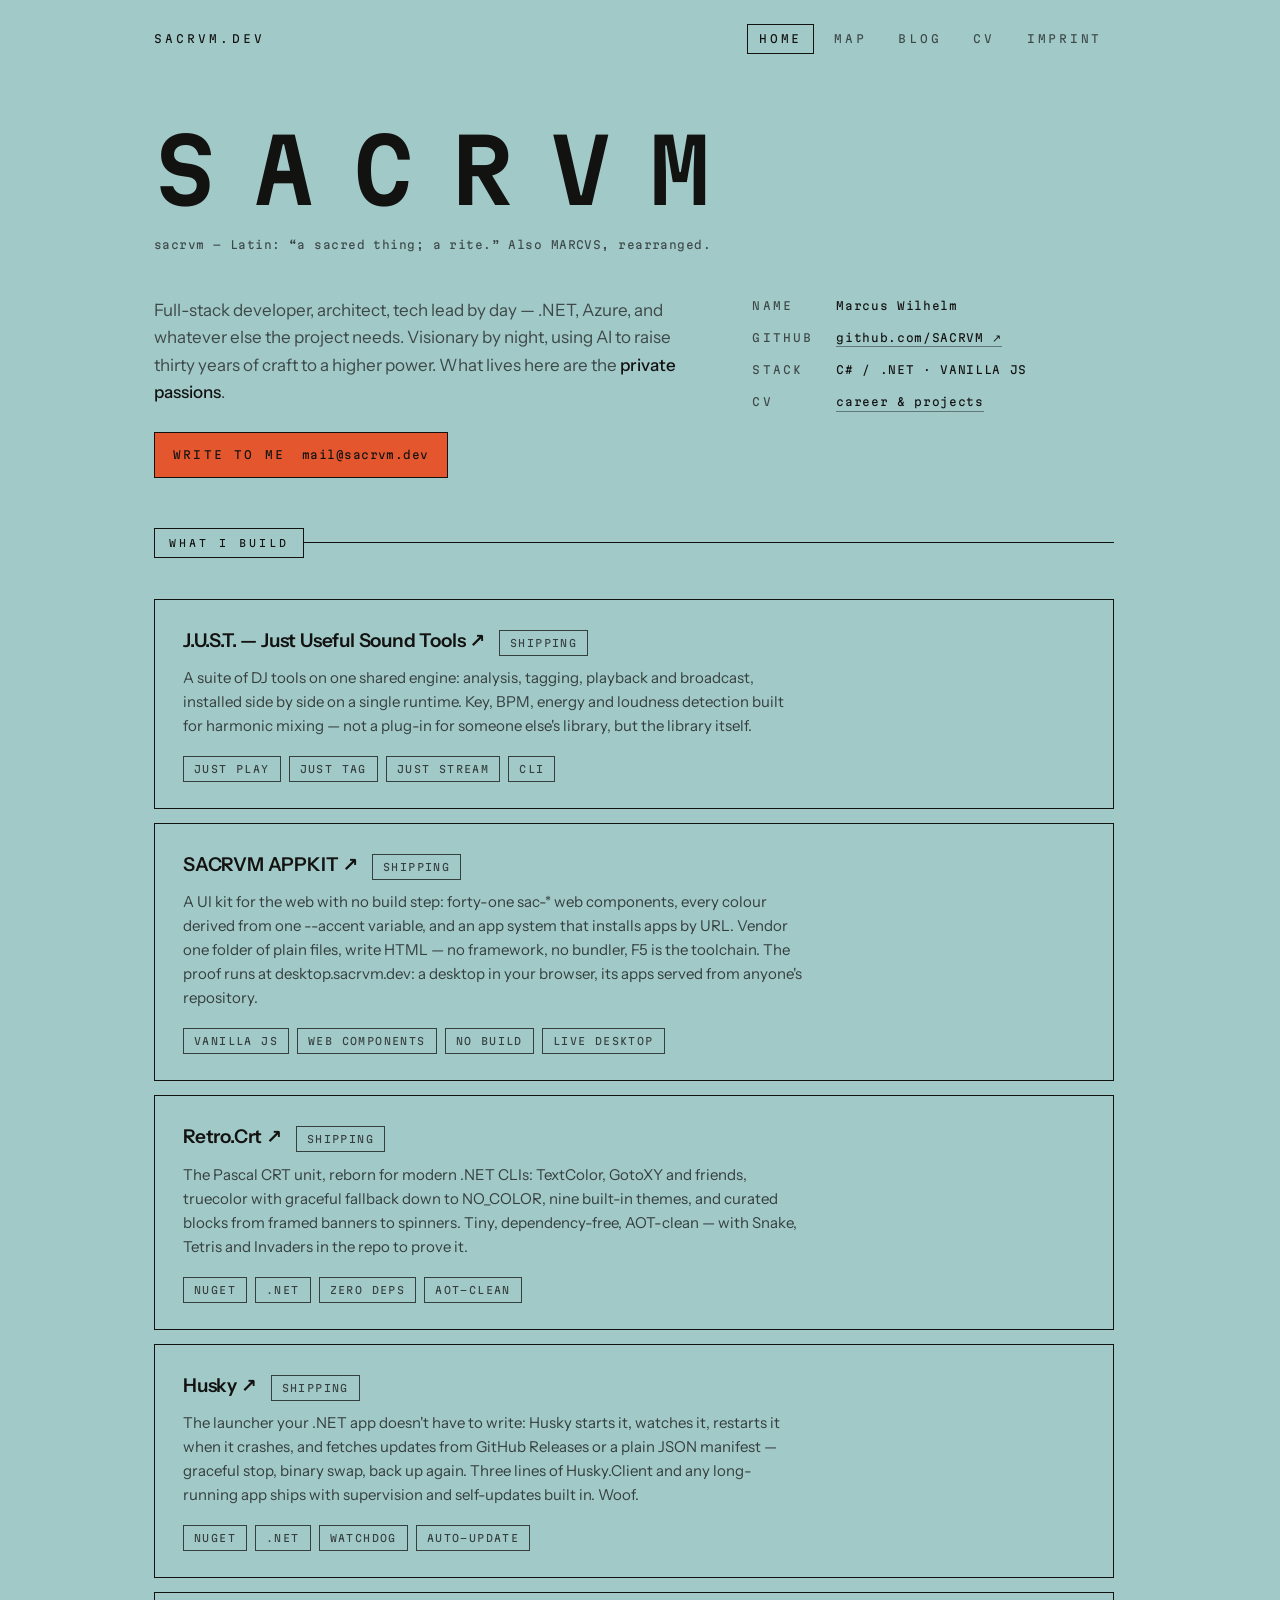
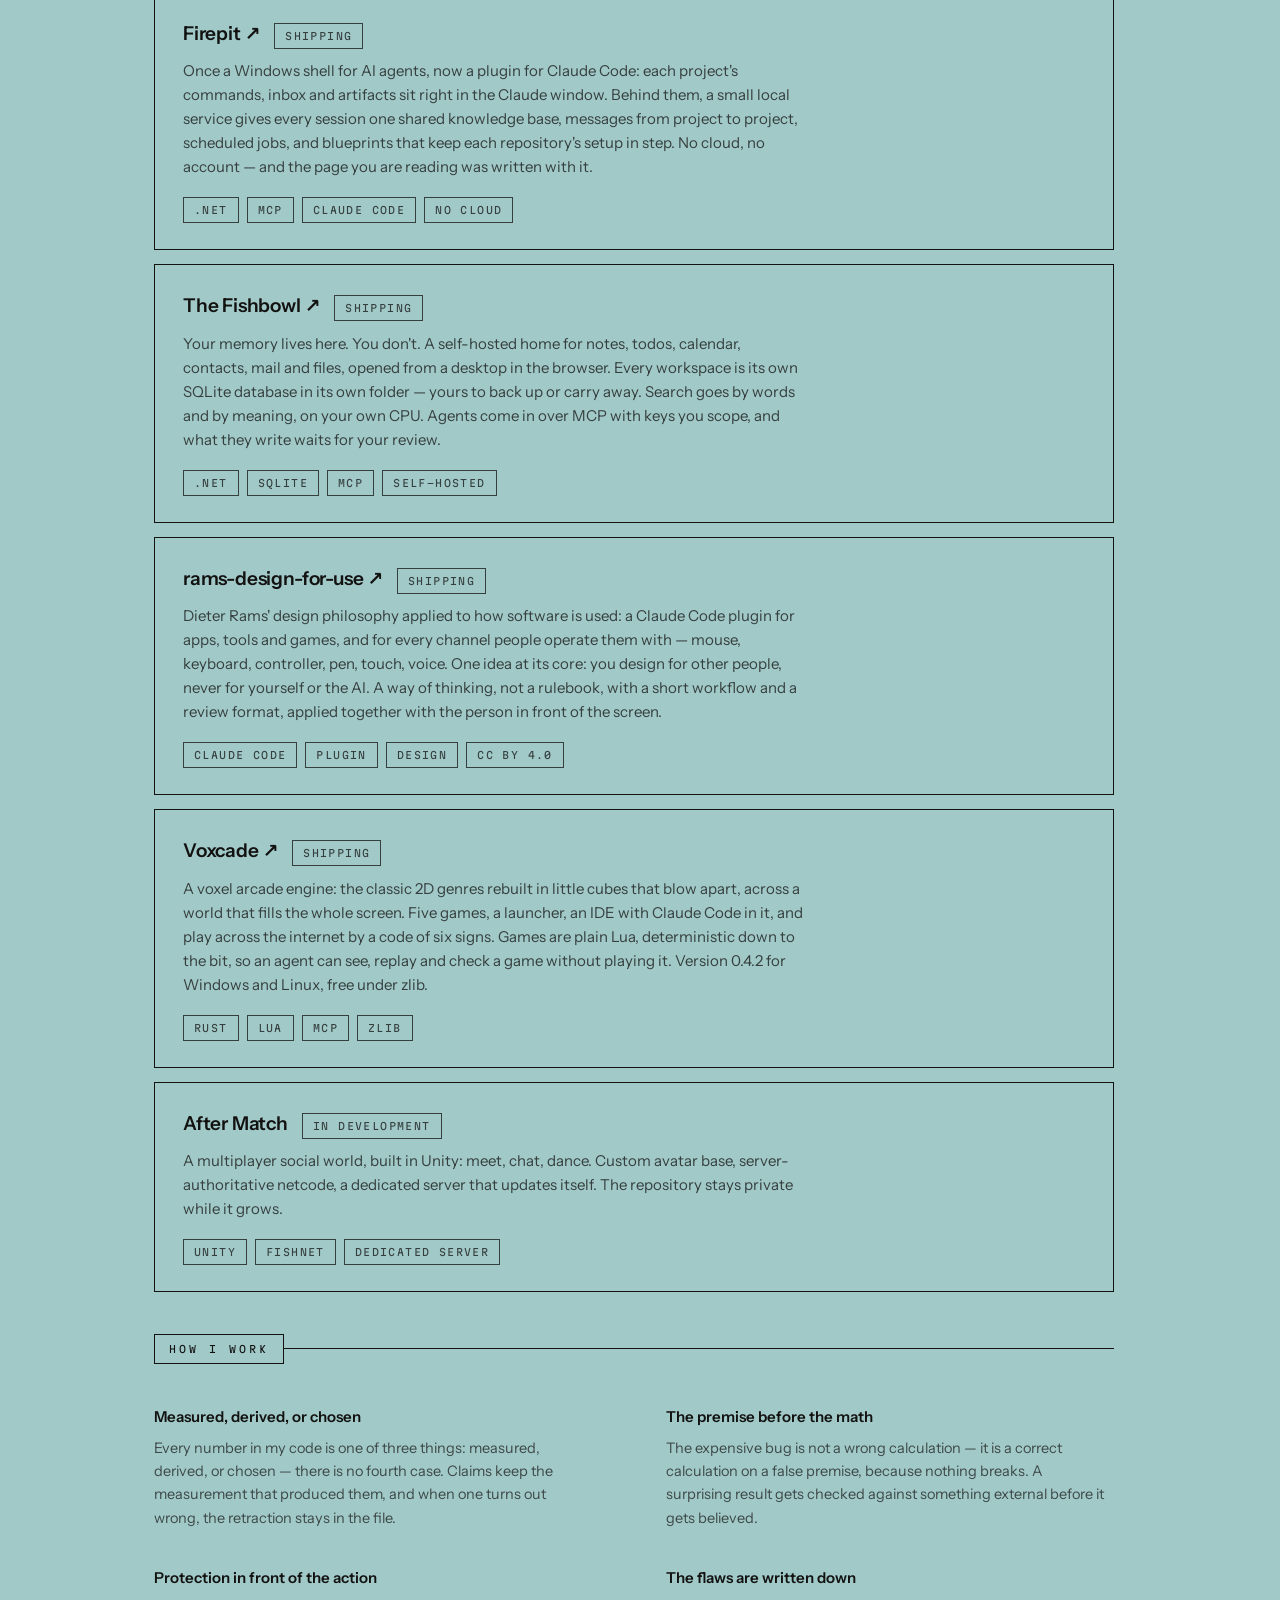
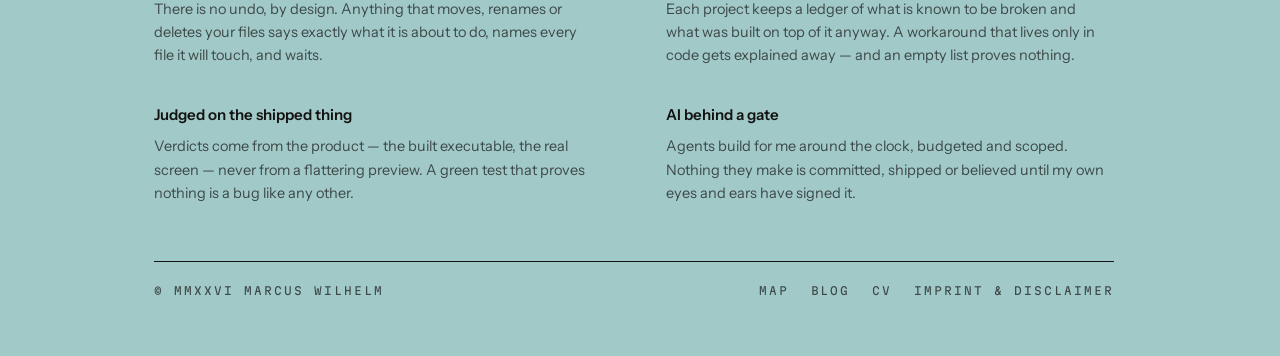
<file: index.html>
<!doctype html>
<html lang="en">
<head>
<meta charset="utf-8">
<meta name="viewport" content="width=device-width, initial-scale=1">
<title>SACRVM — Marcus Wilhelm</title>
<meta name="description" content="Marcus Wilhelm — full-stack developer for thirty years. Tools, games, bots; measured, not guessed.">
<link rel="canonical" href="https://sacrvm.dev/">
<meta property="og:site_name" content="SACRVM">
<meta property="og:title" content="SACRVM — Marcus Wilhelm">
<meta property="og:description" content="Software by Marcus Wilhelm. Measured, not guessed.">
<meta property="og:type" content="website">
<meta property="og:url" content="https://sacrvm.dev/">
<meta property="og:image" content="https://sacrvm.dev/assets/og.png">
<meta property="og:image:width" content="1200">
<meta property="og:image:height" content="630">
<meta name="twitter:card" content="summary_large_image">
<link rel="alternate" type="application/atom+xml" title="SACRVM — Blog" href="/blog/feed.xml">
<script type="application/ld+json">
{
  "@context": "https://schema.org",
  "@graph": [
    {
      "@type": "WebSite",
      "@id": "https://sacrvm.dev/#website",
      "url": "https://sacrvm.dev/",
      "name": "SACRVM",
      "author": { "@id": "https://sacrvm.dev/#person" }
    },
    {
      "@type": "Person",
      "@id": "https://sacrvm.dev/#person",
      "name": "Marcus Wilhelm",
      "alternateName": "SACRVM",
      "url": "https://sacrvm.dev/",
      "jobTitle": "Technical Lead Developer",
      "knowsAbout": ["C#", ".NET", "JavaScript", "Software Architecture", "Azure", "Avalonia", "Unity", "ASP.NET Core", "Model Context Protocol"],
      "sameAs": ["https://github.com/SACRVM"]
    },
    {
      "@type": "ItemList",
      "name": "Projects",
      "itemListElement": [
        {
          "@type": "ListItem",
          "position": 1,
          "item": {
            "@type": "SoftwareApplication",
            "name": "J.U.S.T. — Just Useful Sound Tools",
            "url": "https://just.sacrvm.dev/",
            "description": "A suite of DJ tools on one shared engine: analysis, tagging, playback and broadcast. Key, BPM, energy and loudness detection built for harmonic mixing.",
            "applicationCategory": "MultimediaApplication",
            "operatingSystem": "Windows",
            "author": { "@id": "https://sacrvm.dev/#person" }
          }
        },
        {
          "@type": "ListItem",
          "position": 2,
          "item": {
            "@type": "SoftwareSourceCode",
            "name": "SACRVM APPKIT",
            "url": "https://github.com/SACRVM/sacrvm-appkit",
            "codeRepository": "https://github.com/SACRVM/sacrvm-appkit",
            "description": "A zero-dependency HTML UI kit: forty-one sac-* web components, one-variable theming, install-by-URL apps. No build step; live desktop at desktop.sacrvm.dev.",
            "programmingLanguage": "JavaScript",
            "author": { "@id": "https://sacrvm.dev/#person" }
          }
        },
        {
          "@type": "ListItem",
          "position": 3,
          "item": {
            "@type": "SoftwareSourceCode",
            "name": "Retro.Crt",
            "url": "https://github.com/SACRVM/retro-crt",
            "codeRepository": "https://github.com/SACRVM/retro-crt",
            "description": "The Pascal CRT unit reborn for modern .NET CLIs: truecolor with graceful fallback, nine themes, curated output blocks. Zero dependencies, AOT-clean. On NuGet as Retro.Crt.",
            "programmingLanguage": "C#",
            "author": { "@id": "https://sacrvm.dev/#person" }
          }
        },
        {
          "@type": "ListItem",
          "position": 4,
          "item": {
            "@type": "SoftwareSourceCode",
            "name": "Husky",
            "url": "https://github.com/SACRVM/husky",
            "codeRepository": "https://github.com/SACRVM/husky",
            "description": "A configuration-driven launcher for .NET apps: starts them, supervises them, installs their updates from GitHub Releases or an HTTPS manifest. Client library on NuGet as Husky.Client.",
            "programmingLanguage": "C#",
            "author": { "@id": "https://sacrvm.dev/#person" }
          }
        },
        {
          "@type": "ListItem",
          "position": 5,
          "item": {
            "@type": "SoftwareSourceCode",
            "name": "Firepit",
            "url": "https://github.com/SACRVM/firepit-ai",
            "codeRepository": "https://github.com/SACRVM/firepit-ai",
            "description": "A plugin for Claude Code, for people who keep many projects on one machine: each project's commands, inbox and artifacts in the Claude window, backed by a local service with a shared knowledge base, cross-project messages, scheduled jobs and blueprints. Until v0.30.0 a native Windows shell.",
            "programmingLanguage": "C#",
            "author": { "@id": "https://sacrvm.dev/#person" }
          }
        },
        {
          "@type": "ListItem",
          "position": 6,
          "item": {
            "@type": "SoftwareApplication",
            "name": "The Fishbowl",
            "url": "https://github.com/SACRVM/the-fishbowl",
            "description": "Self-hosted personal memory and assistant: notes, todos, calendar, contacts, mail and files on a desktop in the browser. Every workspace, personal or shared, is its own SQLite database in its own folder. Search by words and by meaning with a local multilingual model; agents connect over MCP with scoped keys, and what they write waits for review.",
            "applicationCategory": "ProductivityApplication",
            "operatingSystem": "Windows, Linux, macOS",
            "license": "https://www.gnu.org/licenses/agpl-3.0.html",
            "author": { "@id": "https://sacrvm.dev/#person" }
          }
        },
        {
          "@type": "ListItem",
          "position": 7,
          "item": {
            "@type": "SoftwareSourceCode",
            "name": "rams-design-for-use",
            "url": "https://github.com/SACRVM/rams-design-for-use",
            "codeRepository": "https://github.com/SACRVM/rams-design-for-use",
            "description": "Dieter Rams' design philosophy applied to how software is used: a Claude Code plugin. You design for other people, never for yourself or the AI.",
            "license": "https://creativecommons.org/licenses/by/4.0/",
            "author": { "@id": "https://sacrvm.dev/#person" }
          }
        },
        {
          "@type": "ListItem",
          "position": 8,
          "item": {
            "@type": "SoftwareApplication",
            "name": "Voxcade",
            "url": "https://voxca.de/",
            "description": "A voxel arcade engine in Rust: every classic 2D genre rebuilt in destructible voxels across a full-screen world. Five games, a launcher, an IDE with Claude Code built in, and play across the internet by a six-sign code. Games are Lua in a deterministic sandbox, so an agent can see, replay and check a game without playing it. Version 0.4.2, free under the zlib licence, source on GitHub.",
            "applicationCategory": "GameApplication",
            "operatingSystem": "Windows, Linux",
            "softwareVersion": "0.4.2",
            "license": "https://opensource.org/license/zlib",
            "codeRepository": "https://github.com/SACRVM/voxcade",
            "author": { "@id": "https://sacrvm.dev/#person" }
          }
        },
        {
          "@type": "ListItem",
          "position": 9,
          "item": {
            "@type": "VideoGame",
            "name": "After Match",
            "description": "A multiplayer social world built in Unity: custom avatar base, server-authoritative netcode, self-updating dedicated server. In development; repository currently private.",
            "author": { "@id": "https://sacrvm.dev/#person" }
          }
        }
      ]
    }
  ]
}
</script>
<link rel="icon" href="favicon.svg" type="image/svg+xml">
<link rel="icon" href="favicon.ico" sizes="32x32">
<link rel="apple-touch-icon" href="apple-touch-icon.png">
<link rel="stylesheet" href="assets/site.css">
<script src="assets/site.js" defer></script>
<style>
/* ============================================================================
   The front page. Shared base lives in assets/site.css; this block is only
   what no other page needs: the wordmark and its anagram machinery, the
   intro, the project cards, the principles.
   ========================================================================== */

/* -- Wordmark --------------------------------------------------------------- */

.hero{padding:48px 0 0}

.wm{
  display:flex;gap:.42em;
  font-family:var(--mono);font-weight:600;
  font-size:clamp(34px,8.5vw,88px);
  line-height:1;
  user-select:none;
}
.wm span{
  display:inline-block;width:1ch;text-align:center;
  transition:opacity .11s ease;
}
.wm span.dip{opacity:.15}

/* The dictionary line: what the name means, and what it hides. */
.define{
  margin-top:22px;
  font-family:var(--mono);font-size:11px;letter-spacing:.04em;
  color:var(--ink-70);
}

/* -- Intro ------------------------------------------------------------------- */

.intro{
  display:grid;grid-template-columns:1.5fr 1fr;gap:24px 56px;
  padding:44px 0 64px;
}

.lede{font-size:17px;color:var(--ink-70);max-width:52ch}
.lede strong{color:var(--ink);font-weight:500}

.meta{
  font-family:var(--mono);font-size:11px;letter-spacing:.06em;
  display:flex;flex-direction:column;gap:14px;
}
.meta-row{display:flex;gap:12px;align-items:baseline}
.meta-key{color:var(--ink-70);letter-spacing:.2em;flex:none;width:9ch}
.meta a{text-decoration:none;border-bottom:1px solid var(--ink-45)}
.meta a:hover{border-bottom-color:var(--ink)}

/* -- Projects --------------------------------------------------------------- */

.project{
  display:block;text-decoration:none;
  border:1px solid var(--line);
  padding:26px 28px;
}
.project:hover{background:var(--ink);color:var(--paper)}
.project+.project{margin-top:14px}

.project-head{display:flex;align-items:baseline;gap:14px;flex-wrap:wrap;margin-bottom:10px}
.project-name{font-size:19px;font-weight:600;letter-spacing:-.01em}

.project p{opacity:.75;font-size:15px;max-width:62ch}
.project:focus-visible p,.project:focus-visible .chip{opacity:1}

.apps{margin-top:18px;display:flex;flex-wrap:wrap;gap:8px}

/* A card leaves the site in a new tab: the arrow sits on the name, not
   after the chips, and a screen reader hears that a tab will open. */
a.project .project-name::after{content:'\00a0\2197';content:'\00a0\2197' / ', opens in a new tab'}

/* A private project is neither a link nor a button: there is nothing to
   open yet, and its text says so. No hover swap, which would promise a
   click. */
.project-private:hover{background:none;color:inherit}

/* -- Principles: two open columns, no boxes ---------------------------------- */

.principles{display:grid;grid-template-columns:1fr 1fr;gap:36px 64px}

.principle h3{font-size:15px;font-weight:600;margin-bottom:8px}
.principle p{color:var(--ink-70);font-size:14.5px;max-width:44ch}

/* -- Small screens ----------------------------------------------------------- */

@media (max-width:720px){
  .hero{padding-top:32px}
  .intro{grid-template-columns:1fr;padding-bottom:48px}
  .principles{grid-template-columns:1fr}
}
</style>
</head>
<body>

<div class="page">

  <site-nav page="home"><nav class="bar"><a class="brand" href="/">SACRVM.DEV</a><div class="links"><a href="/" class="here" aria-current="page">HOME</a><a href="/map.html">MAP</a><a href="/blog/">BLOG</a><a href="/cv.html">CV</a><a href="/imprint.html">IMPRINT</a></div></nav></site-nav>

  <header class="hero">
    <h1 class="wm" aria-label="SACRVM — an anagram of MARCVS"><!--
      --><span aria-hidden="true">S</span><!--
      --><span aria-hidden="true">A</span><!--
      --><span aria-hidden="true">C</span><!--
      --><span aria-hidden="true">R</span><!--
      --><span aria-hidden="true">V</span><!--
      --><span aria-hidden="true">M</span><!--
    --></h1>
    <p class="define">sacrvm — Latin: &ldquo;a sacred thing; a rite.&rdquo; Also MARCVS, rearranged.</p>
  </header>

  <div class="intro">
    <div>
      <p class="lede">
        Full-stack developer, architect, tech lead by day — .NET, Azure, and
        whatever else the project needs. Visionary by night, using AI to raise
        thirty years of craft to a higher power. What lives here are the
        <strong>private passions</strong>.
      </p>
    <p class="reach"><a class="cta" href="mailto:mail@sacrvm.dev">WRITE TO ME <span class="addr">mail@sacrvm.dev</span></a></p>
    </div>
    <div class="meta">
      <div class="meta-row">
        <span class="meta-key">NAME</span>
        <span>Marcus Wilhelm</span>
      </div>
      <div class="meta-row">
        <span class="meta-key">GITHUB</span>
        <a href="https://github.com/SACRVM" target="_blank" rel="noopener">github.com/SACRVM</a>
      </div>
      <div class="meta-row">
        <span class="meta-key">STACK</span>
        <span>C# / .NET &middot; VANILLA JS</span>
      </div>
      <div class="meta-row">
        <span class="meta-key">CV</span>
        <a href="cv.html">career &amp; projects</a>
      </div>
    </div>
  </div>

  <section>
    <h2 class="tab">WHAT I BUILD</h2>

    <a class="project" href="https://just.sacrvm.dev/" target="_blank" rel="noopener">
      <div class="project-head">
        <span class="project-name">J.U.S.T. — Just Useful Sound Tools</span>
        <span class="chip">SHIPPING</span>
      </div>
      <p>
        A suite of DJ tools on one shared engine: analysis, tagging, playback
        and broadcast, installed side by side on a single runtime. Key, BPM,
        energy and loudness detection built for harmonic mixing — not a
        plug-in for someone else's library, but the library itself.
      </p>
      <div class="apps">
        <span class="chip">JUST PLAY</span><span class="chip">JUST TAG</span><span class="chip">JUST STREAM</span><span class="chip">CLI</span>
      </div>
    </a>

    <a class="project" href="https://github.com/SACRVM/sacrvm-appkit" target="_blank" rel="noopener">
      <div class="project-head">
        <span class="project-name">SACRVM APPKIT</span>
        <span class="chip">SHIPPING</span>
      </div>
      <p>
        A UI kit for the web with no build step: forty-one sac-* web
        components, every colour derived from one --accent variable, and an
        app system that installs apps by URL. Vendor one folder of plain
        files, write HTML &mdash; no framework, no bundler, F5 is the
        toolchain. The proof runs at desktop.sacrvm.dev: a desktop in your
        browser, its apps served from anyone's repository.
      </p>
      <div class="apps">
        <span class="chip">VANILLA JS</span><span class="chip">WEB COMPONENTS</span><span class="chip">NO BUILD</span><span class="chip">LIVE DESKTOP</span>
      </div>
    </a>

    <a class="project" href="https://github.com/SACRVM/retro-crt" target="_blank" rel="noopener">
      <div class="project-head">
        <span class="project-name">Retro.Crt</span>
        <span class="chip">SHIPPING</span>
      </div>
      <p>
        The Pascal CRT unit, reborn for modern .NET CLIs: TextColor, GotoXY
        and friends, truecolor with graceful fallback down to NO_COLOR, nine
        built-in themes, and curated blocks from framed banners to spinners.
        Tiny, dependency-free, AOT-clean &mdash; with Snake, Tetris and
        Invaders in the repo to prove it.
      </p>
      <div class="apps">
        <span class="chip">NUGET</span><span class="chip">.NET</span><span class="chip">ZERO DEPS</span><span class="chip">AOT-CLEAN</span>
      </div>
    </a>

    <a class="project" href="https://github.com/SACRVM/husky" target="_blank" rel="noopener">
      <div class="project-head">
        <span class="project-name">Husky</span>
        <span class="chip">SHIPPING</span>
      </div>
      <p>
        The launcher your .NET app doesn't have to write: Husky starts it,
        watches it, restarts it when it crashes, and fetches updates from
        GitHub Releases or a plain JSON manifest &mdash; graceful stop, binary
        swap, back up again. Three lines of Husky.Client and any long-running
        app ships with supervision and self-updates built in. Woof.
      </p>
      <div class="apps">
        <span class="chip">NUGET</span><span class="chip">.NET</span><span class="chip">WATCHDOG</span><span class="chip">AUTO-UPDATE</span>
      </div>
    </a>

    <a class="project" href="https://github.com/SACRVM/firepit-ai" target="_blank" rel="noopener">
      <div class="project-head">
        <span class="project-name">Firepit</span>
        <span class="chip">SHIPPING</span>
      </div>
      <p>
        Once a Windows shell for AI agents, now a plugin for Claude Code:
        each project's commands, inbox and artifacts sit right in the Claude
        window. Behind them, a small local service gives every session one
        shared knowledge base, messages from project to project, scheduled
        jobs, and blueprints that keep each repository's setup in step. No
        cloud, no account &mdash; and the page you are reading was written
        with it.
      </p>
      <div class="apps">
        <span class="chip">.NET</span><span class="chip">MCP</span><span class="chip">CLAUDE CODE</span><span class="chip">NO CLOUD</span>
      </div>
    </a>

    <a class="project" href="https://github.com/SACRVM/the-fishbowl" target="_blank" rel="noopener">
      <div class="project-head">
        <span class="project-name">The Fishbowl</span>
        <span class="chip">SHIPPING</span>
      </div>
      <p>
        Your memory lives here. You don't. A self-hosted home for notes,
        todos, calendar, contacts, mail and files, opened from a desktop in
        the browser. Every workspace is its own SQLite database in its own
        folder &mdash; yours to back up or carry away. Search goes by words
        and by meaning, on your own CPU. Agents come in over MCP with keys
        you scope, and what they write waits for your review.
      </p>
      <div class="apps">
        <span class="chip">.NET</span><span class="chip">SQLITE</span><span class="chip">MCP</span><span class="chip">SELF-HOSTED</span>
      </div>
    </a>

    <a class="project" href="https://github.com/SACRVM/rams-design-for-use" target="_blank" rel="noopener">
      <div class="project-head">
        <span class="project-name">rams-design-for-use</span>
        <span class="chip">SHIPPING</span>
      </div>
      <p>
        Dieter Rams' design philosophy applied to how software is used: a
        Claude Code plugin for apps, tools and games, and for every channel
        people operate them with &mdash; mouse, keyboard, controller, pen,
        touch, voice. One idea at its core: you design for other people,
        never for yourself or the AI. A way of thinking, not a rulebook, with
        a short workflow and a review format, applied together with the
        person in front of the screen.
      </p>
      <div class="apps">
        <span class="chip">CLAUDE CODE</span><span class="chip">PLUGIN</span><span class="chip">DESIGN</span><span class="chip">CC BY 4.0</span>
      </div>
    </a>

    <a class="project" href="https://voxca.de/" target="_blank" rel="noopener" id="voxcade-card">
      <div class="project-head">
        <span class="project-name">Voxcade</span>
        <span class="chip">SHIPPING</span>
      </div>
      <p>
        A voxel arcade engine: the classic 2D genres rebuilt in little cubes
        that blow apart, across a world that fills the whole screen. Five
        games, a launcher, an IDE with Claude Code in it, and play across the
        internet by a code of six signs. Games are plain Lua, deterministic
        down to the bit, so an agent can see, replay and check a game without
        playing it. Version 0.4.2 for Windows and Linux, free under zlib.
      </p>
      <div class="apps">
        <span class="chip">RUST</span><span class="chip">LUA</span><span class="chip">MCP</span><span class="chip">ZLIB</span>
      </div>
    </a>

    <div class="project project-private" id="aftermatch-card">
      <div class="project-head">
        <span class="project-name">After Match</span>
        <span class="chip">IN DEVELOPMENT</span>
      </div>
      <p>
        A multiplayer social world, built in Unity: meet, chat, dance. Custom
        avatar base, server-authoritative netcode, a dedicated server that
        updates itself. The repository stays private while it grows.
      </p>
      <div class="apps">
        <span class="chip">UNITY</span><span class="chip">FISHNET</span><span class="chip">DEDICATED SERVER</span>
      </div>
    </div>

    <!-- One card per project. Cards link out only to repositories a visitor
         can open today; private work gets a card that says so, and no click.
         The SHIPPING chip is for things you can download right now. -->

  </section>

  <section>
    <h2 class="tab">HOW I WORK</h2>

    <div class="principles">

      <div class="principle">
        <h3>Measured, derived, or chosen</h3>
        <p>
          Every number in my code is one of three things: measured, derived,
          or chosen — there is no fourth case. Claims keep the measurement
          that produced them, and when one turns out wrong, the retraction
          stays in the file.
        </p>
      </div>

      <div class="principle">
        <h3>The premise before the math</h3>
        <p>
          The expensive bug is not a wrong calculation — it is a correct
          calculation on a false premise, because nothing breaks. A surprising
          result gets checked against something external before it gets
          believed.
        </p>
      </div>

      <div class="principle">
        <h3>Protection in front of the action</h3>
        <p>
          There is no undo, by design. Anything that moves, renames or deletes
          your files says exactly what it is about to do, names every file it
          will touch, and waits.
        </p>
      </div>

      <div class="principle">
        <h3>The flaws are written down</h3>
        <p>
          Each project keeps a ledger of what is known to be broken and what
          was built on top of it anyway. A workaround that lives only in code
          gets explained away — and an empty list proves nothing.
        </p>
      </div>

      <div class="principle">
        <h3>Judged on the shipped thing</h3>
        <p>
          Verdicts come from the product — the built executable, the real
          screen — never from a flattering preview. A green test that proves
          nothing is a bug like any other.
        </p>
      </div>

      <div class="principle">
        <h3>AI behind a gate</h3>
        <p>
          Agents build for me around the clock, budgeted and scoped. Nothing
          they make is committed, shipped or believed until my own eyes and
          ears have signed it.
        </p>
      </div>

    </div>
  </section>

  <site-footer page="home"><a href="imprint.html">Imprint &amp; Disclaimer</a></site-footer>

</div>

<script>
/* The anagram. SACRVM rattles, settles letter by letter into MARCVS, holds,
   the Roman V becomes U, holds — then shuffles back to the name and rests.
   Fixed 1ch cells, so nothing moves but the glyphs. */
(function(){
  'use strict';

  if (matchMedia('(prefers-reduced-motion: reduce)').matches) return;

  var cells = Array.prototype.slice.call(document.querySelectorAll('.wm span'));
  var GLYPHS = 'SACRVMUWXKTZEN';
  var TICK = 62;                 /* ms per rattle frame */

  function rnd(n){ return Math.random()*n|0; }
  function glyph(){ return GLYPHS[rnd(GLYPHS.length)]; }
  function sleep(ms){ return new Promise(function(r){ setTimeout(r, ms); }); }

  /* Browsers throttle timers in hidden tabs; don't rattle into the void. */
  function waitVisible(){
    return new Promise(function(r){
      if (!document.hidden) return r();
      document.addEventListener('visibilitychange', function h(){
        if (!document.hidden){ document.removeEventListener('visibilitychange', h); r(); }
      });
    });
  }

  /* Rattle every cell, then lock them one by one onto `word`.
     opts: lockStart (ms before the first lock), lockStep (ms between locks),
     jitter (random extra per cell), shuffle (lock in random order instead of
     left to right). */
  function scrambleTo(word, opts){
    var order = cells.map(function(_, i){ return i; });
    if (opts.shuffle){
      for (var i = order.length-1; i > 0; i--){
        var j = rnd(i+1), t = order[i]; order[i] = order[j]; order[j] = t;
      }
    }
    var lockAt = [];
    order.forEach(function(idx, rank){
      lockAt[idx] = opts.lockStart + rank*opts.lockStep + Math.random()*opts.jitter;
    });
    return new Promise(function(res){
      var t0 = performance.now();
      var iv = setInterval(function(){
        var t = performance.now() - t0, done = true;
        cells.forEach(function(c, i){
          if (t >= lockAt[i]){ c.textContent = word[i]; }
          else { c.textContent = glyph(); done = false; }
        });
        if (done){ clearInterval(iv); res(); }
      }, TICK);
    });
  }

  /* The quiet one: V dims for a blink and comes back as U. */
  function romanToU(){
    var v = cells[4];
    v.classList.add('dip');
    return sleep(110).then(function(){
      v.textContent = 'U';
      v.classList.remove('dip');
      return sleep(140);
    });
  }

  function run(){
    return sleep(2600).then(loop);           /* let the page land */
  }
  function loop(){
    return waitVisible()
      .then(function(){ return scrambleTo('MARCVS', {lockStart:650, lockStep:190, jitter:230, shuffle:false}); })
      .then(function(){ return sleep(1400); })               /* MARCVS holds */
      .then(romanToU)
      .then(function(){ return sleep(2800); })               /* MARCUS holds */
      .then(waitVisible)
      .then(function(){ return scrambleTo('SACRVM', {lockStart:450, lockStep:150, jitter:260, shuffle:true}); })
      .then(function(){ return sleep(9500); })               /* the name rests */
      .then(loop);
  }
  run();
})();
</script>

</body>
</html>
</file>
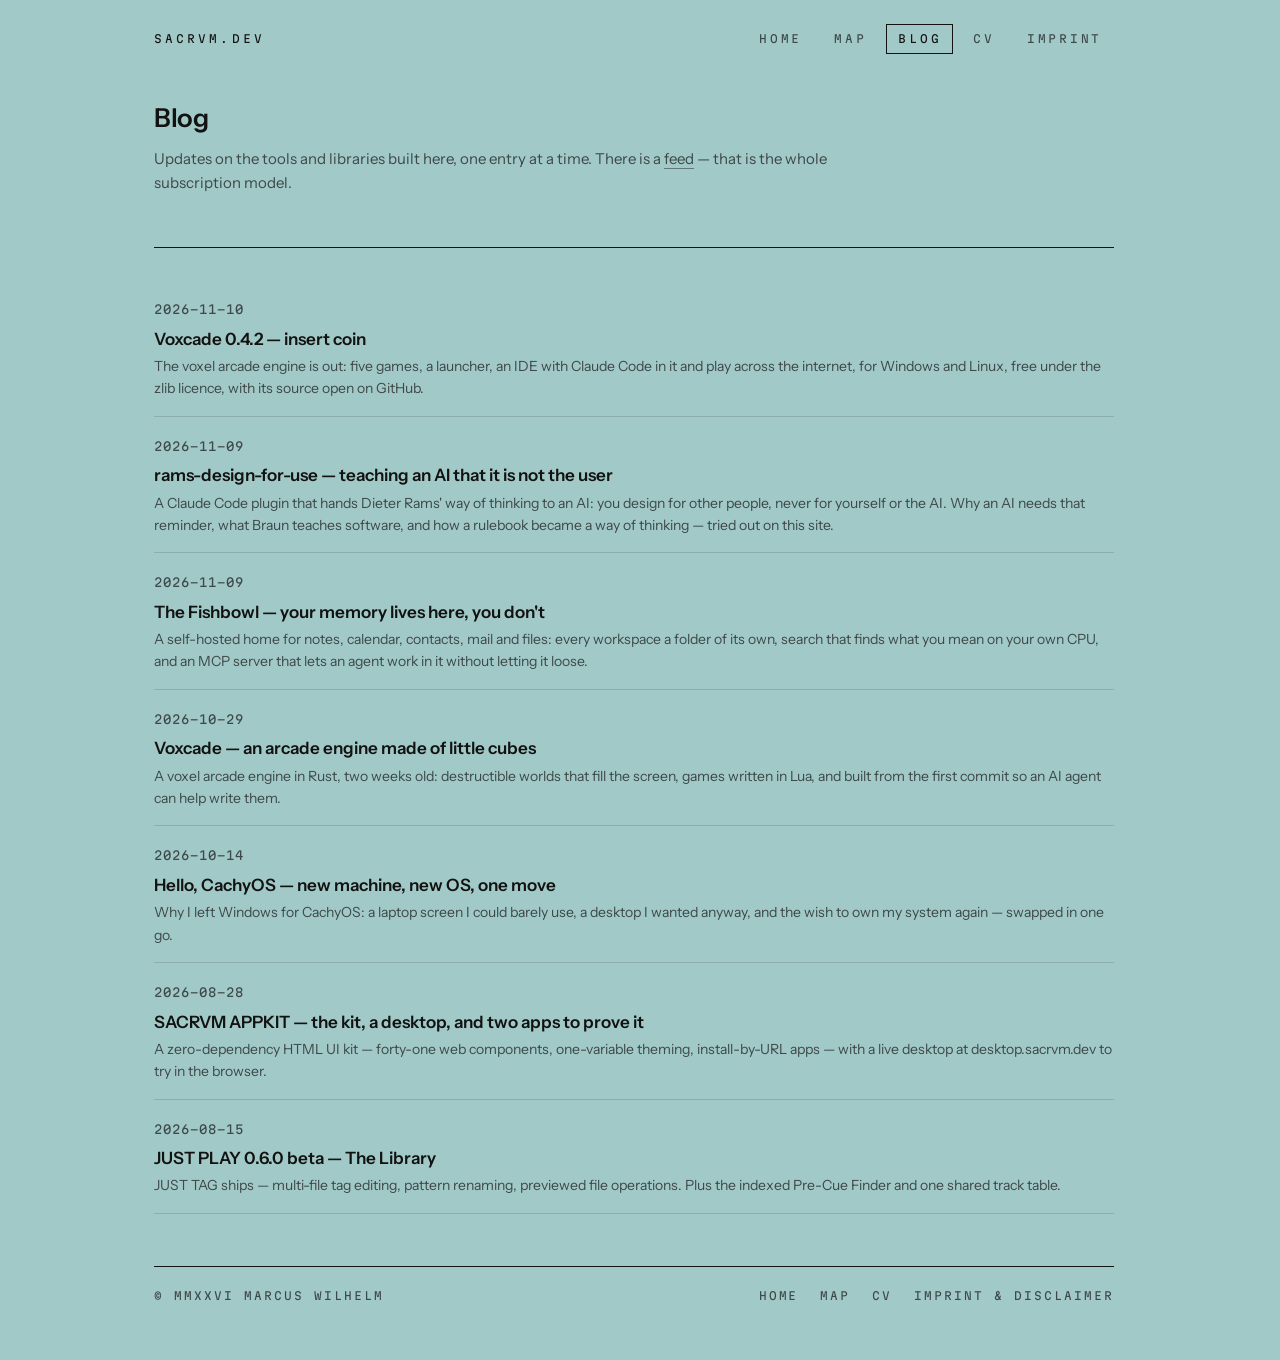
<file: blog/index.html>
<!doctype html>
<html lang="en">
<head>
<meta charset="utf-8">
<meta name="viewport" content="width=device-width, initial-scale=1">
<title>Blog — SACRVM</title>
<meta name="description" content="Updates on the tools and libraries built here — releases, changes, plans.">
<link rel="canonical" href="https://sacrvm.dev/blog/">
<meta property="og:site_name" content="SACRVM">
<meta property="og:title" content="Blog — SACRVM">
<meta property="og:description" content="Updates on the tools and libraries built here — releases, changes, plans.">
<meta property="og:type" content="website">
<meta property="og:url" content="https://sacrvm.dev/blog/">
<meta property="og:image" content="https://sacrvm.dev/assets/og.png">
<meta name="twitter:card" content="summary_large_image">
<link rel="alternate" type="application/atom+xml" title="SACRVM — Blog" href="/blog/feed.xml">
<link rel="icon" href="/favicon.svg" type="image/svg+xml">
<link rel="icon" href="/favicon.ico" sizes="32x32">
<link rel="apple-touch-icon" href="/apple-touch-icon.png">
<link rel="stylesheet" href="/assets/site.css">
<script src="/assets/site.js" defer></script>
</head>
<body>

<div class="page">

  <site-nav page="blog"><nav class="bar"><a class="brand" href="/">SACRVM.DEV</a><div class="links"><a href="/">HOME</a><a href="/map.html">MAP</a><a href="/blog/" class="here" aria-current="page">BLOG</a><a href="/cv.html">CV</a><a href="/imprint.html">IMPRINT</a></div></nav></site-nav>

  <header class="blog-head">
    <h1>Blog</h1>
    <p>Updates on the tools and libraries built here, one entry at a time.
       There is a <a href="/blog/feed.xml">feed</a>
       — that is the whole subscription model.</p>
  </header>

  <section class="entries">
    <a class="entry-row" href="/blog/2026-11-10-voxcade-0-4-2.html">
      <span class="date">2026-11-10</span>
      <span class="t">Voxcade 0.4.2 — insert coin</span>
      <span class="sub">The voxel arcade engine is out: five games, a launcher, an IDE with Claude Code in it and play across the internet, for Windows and Linux, free under the zlib licence, with its source open on GitHub.</span>
    </a>
    <a class="entry-row" href="/blog/2026-11-09-you-are-not-the-user.html">
      <span class="date">2026-11-09</span>
      <span class="t">rams-design-for-use — teaching an AI that it is not the user</span>
      <span class="sub">A Claude Code plugin that hands Dieter Rams&#x27; way of thinking to an AI: you design for other people, never for yourself or the AI. Why an AI needs that reminder, what Braun teaches software, and how a rulebook became a way of thinking — tried out on this site.</span>
    </a>
    <a class="entry-row" href="/blog/2026-11-09-the-fishbowl.html">
      <span class="date">2026-11-09</span>
      <span class="t">The Fishbowl — your memory lives here, you don&#x27;t</span>
      <span class="sub">A self-hosted home for notes, calendar, contacts, mail and files: every workspace a folder of its own, search that finds what you mean on your own CPU, and an MCP server that lets an agent work in it without letting it loose.</span>
    </a>
    <a class="entry-row" href="/blog/2026-10-29-voxcade.html">
      <span class="date">2026-10-29</span>
      <span class="t">Voxcade — an arcade engine made of little cubes</span>
      <span class="sub">A voxel arcade engine in Rust, two weeks old: destructible worlds that fill the screen, games written in Lua, and built from the first commit so an AI agent can help write them.</span>
    </a>
    <a class="entry-row" href="/blog/2026-10-14-hello-cachyos.html">
      <span class="date">2026-10-14</span>
      <span class="t">Hello, CachyOS — new machine, new OS, one move</span>
      <span class="sub">Why I left Windows for CachyOS: a laptop screen I could barely use, a desktop I wanted anyway, and the wish to own my system again — swapped in one go.</span>
    </a>
    <a class="entry-row" href="/blog/2026-08-28-sacrvm-appkit.html">
      <span class="date">2026-08-28</span>
      <span class="t">SACRVM APPKIT — the kit, a desktop, and two apps to prove it</span>
      <span class="sub">A zero-dependency HTML UI kit — forty-one web components, one-variable theming, install-by-URL apps — with a live desktop at desktop.sacrvm.dev to try in the browser.</span>
    </a>
    <a class="entry-row" href="/blog/2026-08-15-just-play-0-6-0-beta.html">
      <span class="date">2026-08-15</span>
      <span class="t">JUST PLAY 0.6.0 beta — The Library</span>
      <span class="sub">JUST TAG ships — multi-file tag editing, pattern renaming, previewed file operations. Plus the indexed Pre-Cue Finder and one shared track table.</span>
    </a>
  </section>

  <site-footer page="blog"><a href="/">Home</a></site-footer>

</div>

</body>
</html>
</file>
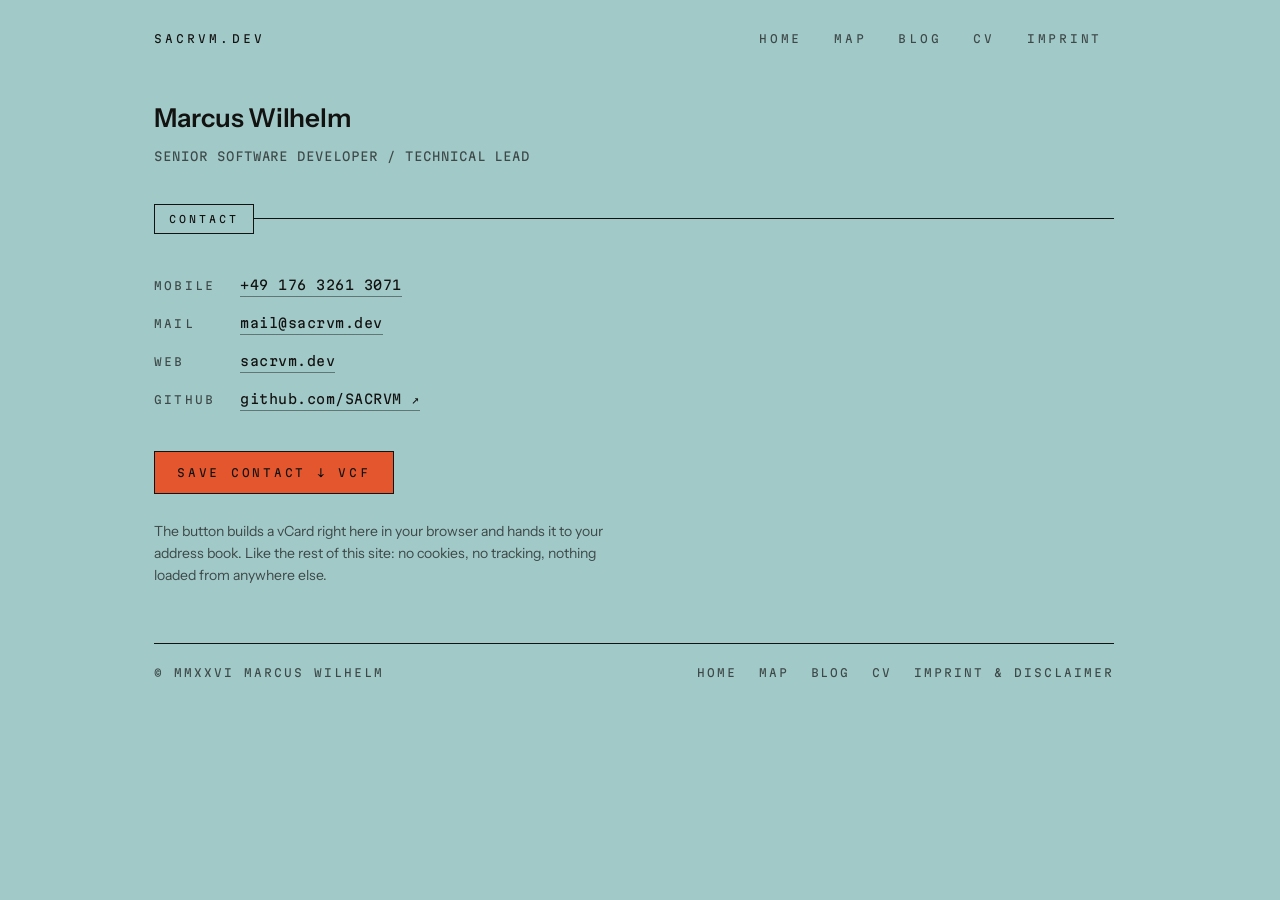
<file: c/5tgouc/index.html>
<!doctype html>
<html lang="en">
<head>
<meta charset="utf-8">
<meta name="viewport" content="width=device-width, initial-scale=1">
<title>Contact — Marcus Wilhelm</title>
<meta name="description" content="Contact card for Marcus Wilhelm.">
<meta name="robots" content="noindex,nofollow">
<meta name="referrer" content="no-referrer">
<link rel="icon" href="/favicon.svg" type="image/svg+xml">
<link rel="icon" href="/favicon.ico" sizes="32x32">
<link rel="apple-touch-icon" href="/apple-touch-icon.png">
<link rel="stylesheet" href="/assets/site.css">
<script src="/assets/site.js" defer></script>
<style>
/* The card landing. Reached by QR from the printed card, linked from
   nowhere, and kept out of the sitemap on purpose. Whoever scanned the card
   came to save the contact, so that button carries the page's one signal. */

.head{padding:20px 0 52px}
.head h1{font-size:26px;font-weight:600;letter-spacing:-.01em}
.head p{margin-top:8px;color:var(--ink-70);font-family:var(--mono);font-size:12px;letter-spacing:.08em}

.meta{
  font-family:var(--mono);font-size:13px;letter-spacing:.04em;
  display:flex;flex-direction:column;gap:16px;
}
.meta-row{display:flex;gap:14px;align-items:baseline;flex-wrap:wrap}
.meta-key{color:var(--ink-70);font-size:11px;letter-spacing:.2em;flex:none;width:9ch}
.meta a{text-decoration:none;border-bottom:1px solid var(--ink-45)}
.meta a:hover{border-bottom-color:var(--ink)}

.save{margin-top:40px}
.save-btn{
  display:inline-block;
  font-family:var(--mono);font-size:11px;letter-spacing:.25em;
  border:1px solid var(--ink);background:var(--signal);color:var(--ink);
  padding:14px 22px;cursor:pointer;
}
.save-btn:hover{background:var(--ink);color:var(--paper)}

.note{margin-top:26px;color:var(--ink-70);font-size:14px;max-width:52ch}
</style>
</head>
<body>

<div class="page">

  <site-nav><nav class="bar"><a class="brand" href="/">SACRVM.DEV</a><div class="links"><a href="/">HOME</a><a href="/map.html">MAP</a><a href="/blog/">BLOG</a><a href="/cv.html">CV</a><a href="/imprint.html">IMPRINT</a></div></nav></site-nav>

  <header class="head">
    <h1>Marcus Wilhelm</h1>
    <p>SENIOR SOFTWARE DEVELOPER / TECHNICAL LEAD</p>
  </header>

  <section>
    <h2 class="tab">CONTACT</h2>

    <div class="meta">
      <div class="meta-row">
        <span class="meta-key">MOBILE</span>
        <a id="tel" href="#"><noscript>see below</noscript></a>
      </div>
      <div class="meta-row">
        <span class="meta-key">MAIL</span>
        <a href="mailto:mail@sacrvm.dev">mail@sacrvm.dev</a>
      </div>
      <div class="meta-row">
        <span class="meta-key">WEB</span>
        <a href="/">sacrvm.dev</a>
      </div>
      <div class="meta-row">
        <span class="meta-key">GITHUB</span>
        <a href="https://github.com/SACRVM" target="_blank" rel="noopener">github.com/SACRVM</a>
      </div>
    </div>

    <div class="save">
      <button class="save-btn" id="save" type="button">SAVE CONTACT ↓ VCF</button>
    </div>

    <p class="note">
      The button builds a vCard right here in your browser and hands it to
      your address book. Like the rest of this site: no cookies, no tracking,
      nothing loaded from anywhere else.
    </p>
    <noscript>
      <p class="note">
        Without JavaScript the number stays unassembled &mdash; write to
        <a href="mailto:mail@sacrvm.dev">mail@sacrvm.dev</a> and I will send
        it over.
      </p>
    </noscript>
  </section>

  <site-footer><a href="/imprint.html">Imprint &amp; Disclaimer</a></site-footer>

</div>

<script>
/* The phone number is assembled at runtime — deliberately not stored in
   plain text anywhere in this public repository. Keep it that way. */
(function(){
  'use strict';

  function dec(b64, key){
    var raw = atob(b64), out = '';
    for (var i = 0; i < raw.length; i++)
      out += String.fromCharCode(raw.charCodeAt(i) ^ key.charCodeAt(i % key.length));
    return out;
  }

  /* Contact photo for the vCard: the CV block portrait, 360 px PNG. */
  var PHOTO =
    '[base64]/buChD8dnYZBH46Z1Qcl/PU3UZg8bRjwA468/uXJMTF+BK7kkN3yXYcx9O//8t3mXN+XN3L/XKKAi/5TXWv9It72aCFiOTn/38Dut7Rcqy5pel4r2oZNrW5HMeaWhxNP3fQNTU2rpLjLEHe/DFXznH4n63iZw66tuOIn/f6fEfcgjfoDwreaDfvdTf9vEE7XvfjDIbVQETkh6VQVOBFSQi2/bxB11vEiFnyK+Fo8K0R/2lB4ISQ1Poz3h6Ow83NLeZhIaJa/SIWWOAHBEl6' +
    'N6iaXs1RfCmga5wcV1Z22uL2ms0nPL52s8/Nm7otTm9FQ0XZzxS0wxL18aLIC2EJHyKPL0mSBHwjiIG+qp/pSr8eCquqouo3cqOK4lNVWU/kNqZVVZUEMVTx8wTdXC2FJUWSND01KvEKvqvFMwlNkiX5YsRVVdf0cwTNHZXCcrck6/rtUewLCSsdf3QrAdAiHx6wt5b/DEHXek1uQeT8kq6vjareDoVWekujlQ6azE7O/P7PEHS1EovrGr70hCrLMeN7q8lkAt+Jx+KqJJp+fqDNytDm+FpuK7u6LoXV8a0svhIr9/6Ib3IbNx6PK6HDPzPQjmP11ep/+WZsMjkzM7MhC8LYJL4zl1hJp/Ht9PLYLX1AMjX9vEA3cLXm0GBmfDadTi+sy6KFfW+JQNM/2RibvyKKZWU/K9AOc6S63fNREfQHnt2gl7WLXq+n6ucEut4qx/TkVB70sqZqDG3pSk8mE1Kk4ucFWhlMZu8aoNPzeiyZ2gV6Nv3HzM8KdH1b' +
    'i1Ua1L9NG6BnlvVYYnZmYRfoBYC2Nzt+LqBtZZz5jUHsCAN0NgPQqWx2F+g0QHNczc8EdK0/4uP5watpA/QdPaHFEnoisQe0iiiwo+rnAdop8epQ7vFqHvSidvW2nsUzeH0X6MW1+7jATT8P0I1+URqcp43BQC8kkkv6SiKhTe4CnZ75nSyIPw/QDqcQlQZX0wXQS7q+pGf1hJ7aDTr9e9k3fPjnALrKxlm80rlt0Hc0fU1fwfa4she05HZXVv3koB3mPpFXVU2/WwSdxkHUH+iJZHoP6GVNVqIXq37yla4XJeXGxtrj9DboBxl9cDW798rDj3Pjm+pPD9rhlAXp6ldTsyWgZ78B6NmF9F7QCzP6N8rFqpdVUOBeOLrr8Utjy9fTJaDTtNLp9D6g0+nPM72RqobynxS0wxy0d+4GjYBpcGVmdn/Qy+7WSvPpnxR0Y0BGTjW1e6VTqqYRzL2gr9zBtaK8pMv6BUE7eSvyq293gV66relacnVf0Iu53JoS' +
    'qvpJQQv+zMzMwq7tsXBDw623kJ6dTWTSMztBI/u6MRB9OYkX98Kljke0iUtA38Nlt6Yl9CRLbCm9Xd0BOp2+gWjv8E8Imvf6N3eCXkzSF/a0Tt8m6GNqN+gBr9DV9FOBrrdI41PpnaCXEhqqNJKiKCh+yFRmwpHcCTo9vxG90PaTgba6h2Z3gU5/haeaamIAzb6VcSR3gV7YUIM/2Uq7LOLQzpUeS04lEgNUyIvKvBIwCnr6AuoeO1daCrqafiLQHMfvAj2+trWZCPoBNuhrDVkY6KS+tbV7e7iDXPlPA7o2zPPjO7dHTNNVzS/GBNXfJ3vPxqKqPEpVvfiu7SGE+K6fBnR1tCfHHo9t0HI0fDQk8qIfH1HfsBhB5wW9AUlKpUtAp+dy117Grn4R0I1Cz+bsbtCxELpbYa8YMYX9I/3damCkR4yHpR0rnV5Ijco/DehGk9T/KF0EjTLj9HJEoK6WGObxIUh+rDRaLviehHrkbBH09OTcqHzaVbLRmv5E' +
    'oB0mt++1EtBruVzu8QftXd6Qxc2b6aO93evx0pcnrNzYym09yINeyOXQ3whydY4qA2ztG+V/ItANfkmNbYNeiqMhJLfWVJWVNVRwjWWHgpI1Go4oQjQsKmElpqoxPQ/6ZjS8FdcUyWTtNPrPtfKLtXRfAHTYn0tsg55TJLHTb3LUNR2rb3LVOQO9agB7RZEE1pYT8CdMzuaf8V7Llpa7tW6yCm1GUN57+k+00m0d8pJWCjoa4KOmYhYWHlDDw3QQh3tC8cDFHlGJ6aWgV7UJkwX/fj0D/WKhyPOD5vxytgg6tZhCxBEqFjVqaiKCV/SFIjzvD1EXNCR4Y4nFxbtF0I8T9032aEWdjX7Jn2p71IbMHVtF0MnpnBJtLy827qvb6QB2+7r4N7p9ntCbH+Djb5Iz08ki6KwWN7V6qmo78MjUtv9pDiICvJhe3B7rWlzyeGxNhYTEcUhGlIfNjIMoSaIUFgVRkWVF1T5nmSN+5dpFnzYcNTmls1R2bfoTgR4Y' +
    'ys4VV1ofEcsqS37n1xHiqYJIoEUJt4dIV4iIbsEl+vfXtua0tQuW3JeKyd5LLQ3Hn+ZxaakOj00WQE/f10fCpWfJ1QmsFOlFVD9deYGBcEQNRMVY4jf0xqDtpX13wfJDXHYdGzjd9Kd6ER2cWRxKF0BnN66OiKW5KveOJehr4zs+CHn5jm7eF/KBE8T7gj3JS9nVLAUfWu6C5fE1i5sTgn8y0A3+kPfSVAF0YiJ2kSsB3SC0i94Qf6TP38W/E/EHbZY+f7doswn++KA+Rmn6XFwb8D/+0ttx1u/+04FGgKcVDiKu6HJTcynvA5GHirRFEKN4XMQBW4CIH0Fn9KItIIkxRIZzX9jOL6WXsooofvwnC5gahJ5HieRcEXTFzkMa7BDDUWxiY0+fbeqMhEW1yykHnQFFpihr7oua80gf5ofNvfV/KtCORj6W1fR7DPRCahfoFovEh0VaaClCH2dbffRNl1Pqdfr9Un9mNp36womcZyGpRMTepqbmPf/95lcA' +
    '2tbgP/[base64]/uqXjpoh1VMTi0mdLbScxNq17GdhxTHz9aD16Q0yovEjw/386MmZ3/QSaApUZtgOVejfzeTrMZvfvnbo94avYttkWAHMTVhde9cp/+AqE7hwXLjC+kWfdAPRcFtE8/ahm719aOaNkmgbXWHD22Xmxxsezus0svfHo6y9tWlJeOeXlz7wrwrrnzb5W0LvW0kWt5dXy631+Me2uD+bBMNmHU52Nheeax6u5rQ4K1gmVzfy98eDQF5NaElr2N7LCyrA5W7yr8R' +
    'Xg5y2MDCdrpFAZMgUtFJlBHvIfd6tLDB895WRHnRsu1zaJZYZH1UqnjpoJ3nklPLemqVgZYih3cX2qX33c6wT2GhqWScSBZA4SvAPmUkavMb4FZXNUQjynax2mGOdhmsxMMvG7TDeUb/+iu0vvOgq3b/PfDd7kZfVD1eOIgqHUT1+AAO4iH6CMsPNIC2u5rrGvp59dj29rKHg3So38Cebnm5oGu5c4l0JpmaBei7G3tA173eLbudxDVFuhXCB++jD559z0cfkrxFoMuxrxojUqe7fHulUVnAuh8VTQ6u6qWCrg5hpRPaFK108itpz6GpbOArHJZuI92qpnTryPs+D3/kAx9qIvTDsHyXQLtA5XS4XHWW7Vy8od1ED1WVGw9Y68sEXW+V/nby7lfgpMxRplfdurdPpwSdgkDp1gDtaSPdYrUEmfa07B9Q+42NVW9JDnOB7WaXo8rKGOIVdXalt+2lglbOz4KnlKKVTvy+vGpvKhbscoZ5VUCUh9tD3k63' +
    'ROP2CEQlA/ThesvWv3K8uaqU6F5lhLe9J17mSrdYlY+m0rfYQcyielGqFqlvczW14TcOtvoUcXe6NYAr789ZsR3xaWYGoO0uy8oXNoGvKN4frupwa54z9/SUhnuOTMvSjghtPjlGBzHxuxLQthqwmcrL6uolN+cPdfEd7yPdehOZVghb2hvqeJ/v8OGjvdsq9edWlqU+jjOvfsFZ+8qL1zJniR7OF7DcLxE0Mq3Q+anFCban12IlKw21SEef4OmrcvKWSCgkIdPqkjoiyLTe7GMfwnuipQ9FnLdCclgbA6UJV8rqlzz+SIVVrRXcBSRcxUvcHrXRM1tj6fQ3GqWnWaUkQqs97g/z0dCIqUG1Cvl0K2pEeVI+yhNR36OzGXbbzl8HcXZrI7WUy22I+UMHgn6wUAF+hqYM9zyZVgagp9lBXB0p3dJW8WhE8I2aqtXOaCHdCmBPq4U9HZKOsz09gFDv/NTsApizKXysS4WymF16njz3mUE7mvgYQM98k2AH' +
    'sbQ3X28Z9kUFKYzqkyBFhGK6JRrPOH0v7Dd+KPY6zxstJvQ15td7Ctem+bl0PM8M2lbjO/XD2FL2VoJexFyk9GmxB98MCu3mGrPL+/YJRHhHPPh4gyK99vyHaMZHu7fDje1RAvpIYf8e5htfQWLb4PPxPYmrGS2OsPRmXAuW7ciSOiOCQB0MvxAWxdCFcAixdD7dog9e6jSyL9nH59umDDRffBO5qlcAusYf1r/SLs2jY389fXNUdbftyJJwEKEaiUqyiv/nB0S05NSSdEuSw0a4J0rqWBF0+s7Y5eI9/UpKCEdFtAUv3WEERwJdcm5qO80dA35BkaNqp9IjqsIIAjxJ6S9Ntw7RR+BizKeUgM7ol19pfRqZlq4lLn2Nj9TszdGO0mfLYVX8UUmy9qFbcVSEzgwCrm7RKjJtEX0g3fJT9kU/8pWu9OcXyl9pseZtL4HOaBrdHsPeHT9n77a4fXZvOztsOIPs1Hk87Ah68ofRa5xIj2f7IILzdPFE1SsE' +
    '3RCGGiR5ZRl0jtX0zZEd26OutqzBxFmlQ7wSlsPYuH4IbQVJiRbSLVSq/SKLnyA4Gpra3h6To9IrBR1QQNEcW9KSqNjeHPXsTMSbHE0t1kgA21lFOwt6Zm80IMnR/D1dTLcY/JLtsbQWfyHJIvfMpCVZGsxcBZ+UGoKjob1t+WohDJT0evMDvot+kGfxIl5kL2I/r1C6hRdR9Snb24P+Q1GT49WB5nxHpcGVsUVdR5X55rDSuo++r1vw8ha0s3BP90m8P2ikW77tdIt9b2ixFLS/7AX6Ls8IupZ/u105l8TjQh2fueH2vStd466y8dV03NrKzbZ2M4WlRrr1fiHdOnKad4XOJ0tA/5PN2171ikDjzZNkXNFj6cnrxgLtjdQdSEdwENFW/Lip0VH7V+xtkfIlBDmQD/nwzsgr26A/21vQe2mgHWYxLCcS+qXZu0Q9vjmy//mBMBjdLflsE93dEbouWMWGBXgs+4qqkCvuAF3jfwE5ybOCDtNKJy4Z5I25' +
    'YWXf5akOC/RkU4ew7h1ZZumWSJEqr+RDU5luxcwUgV6YIdAth379yg5iNVY6CdAG5WTu8v6k0WrJZwGRiUA7jkQo3eqgdMt3mu/wdpzm20O+90JelJkeE+il7N30zctQ9Le9QtBQRmpXjZW+OVK9b8xey9mcfkHtbWIJamdQ6uxjHXJkWh0+fHT2CW7IcUFvB2hWqhrh3RV1r+wgSgodxPz2uDkq7J9ouBxOpK4sCvorxBqITwUZuxyvYlhl6ZZ4ARwQ7hcrAP076gl8l3O3vTrQ2IpQcua3Bw7ik34rZ4/MQNf6uT5rMDCAoE+OUoCn0MeAGlLD0fJTRdDzyVcJWhJkffsgfqaYnvxyGit9VDLSLYmP+iVQm/zshxKk5P6yU3cM0DOgo552vSrQVWZPyUFcWvvtE9Xgtd7jucu1lZX15r6joDS97fGWecxdaHXho93b/p7X5G2vRJ+LgU7lHi+6uefXkjwT6IY+npeLBxER5c54elfdfWuksy+E2A5x' +
    'ExPrC/SNX2LfFSO8EC07rl1fTv0e7HzpUkZSunubXgVoJ7IkHER6XAj1HT0quJ/[base64]/mBnbLn685INY/ZdgRRfuaezpy6GK2g57d3kdzpCNq2tvpzo59ajK69qP54aDHc42T3Wby4bHvx83JX7xOU1SpdMub6fa7ebeAujb6wT6rzfH1s2OVwK69jgPZlLxIG5oSLecsmSEcFQ1oCSLfQWdkbDKSgXMFAF/P+hoqaOq3BOTZS2Kop4Csm8c/+/rSVzPaNHQ0LL03G4az7inRaXkIC7oyokuc69fAiVdlfT7YFaF' +
    '8T1EpWIXei4qRaDEV+9PKezPROx1/[base64]/+WLKcUKJ+d/f56eSEpo22n0QBhYGWxAPygFq+4kW3B/6yYxr+nw7iTWxMUQTEiyNCKCrLQrF2rsRm42SUAYnLhDYqw9PhznIsLvMXsbfC0kmf9PlyNKicn9eGsd+SxLEh0ODLyq0HBD37xJPP9ozjxOG27WcHEaDVkBhWVHHUfxqFDhQJhCiV' +
    'PKJyLKclqUIJRZE+KqeQdm9oEzLrcwWiPajTbAheZSipf1YTVub+O1cErVQdIE5pfbGVrm/F4cLr0J+4RDYYo4ocYg1C2RelsihAg08DvbLYf08jJ5KpmdkJgL4Ocf6GHicXGAmdACmqDC3jVw3N68MNopD6wjY0mTJAS6a2J4IWX3Cla7igXxkk0EP3tra+G5U8IdF7xM1b/Ke7ebMXBYIOLwoEHcGTOaxzIpnK/jGRHCUNA0BPSBH4M1E93ecdx0rXD03rl7mud+5+wQ2l6MpbLzNbap7opWGXXuwgOiwDPr/ar+F1iGEhk6rCh7y+3sMc7GhO8+hUGYwOv88fhutEDNs6kfqdFlcZ6JimsuIppPwhbyzOWfghBIl+XngA0N+gzzW0gZ/yP/F9qX3B26PBz+OFiNE7jFAeAVACsZpwEblVS8uAJLDoDVdFP35apbcQ3eXUv4DqfZeBvrqVoy9tEtQURXJZ1bF5Pa6Ob6QAGs/4I8SnQ1sHCBVf8J52' +
    '8mbsy0GKeCQzTiPOFnANVBjGAqNhMl4izyVURlVB6afGVupfoAS4zl785LfTuE0mY9rk7xGp2i0EelQdu8VAl/3XeYAenOL7Dr/kF7EBj1w+TMPNhgAoERGVKLwNDjc7e/zQiUgUfUhyJwhMWGkyREtNhGIJFqboMNLAt4ta4tv7AF1l9Y0l9bgfUR4OIovyAHpaHKh4yaAd5m5gGsT2kL0hAj3BIVZrP1wLGzSzyeS2sLqXFDF3ejx+KYQyuiX1ve1M8roBmsi8S98NJqcAWjSbnUOb2nDZ+De5/0Xbg5IA6VKOfz6KL/csWW2vosRjFGDyvBqL4WzJcrAG/X0kUBTE4Qt2S1FeiCgB3HxS6KI2Crs/Q8sXT9xNLyY0NbYCcxgFfa5YTJ9Qx9ZBZonFxcFMjCRe/ufLA55lpa1/T0lTgmI1FYcolsyhUdRcb0VzIHkjl/sBlh7jj3TyQqOj6FP5qDaKbjNbaVmlvb2sSzJYYon7UT+20uO1XGads9LB' +
    'HczIKtKzQO/LBl0LmgaKHgl6qWWIAAZ1UmC11VtHUHWCOPUrLNX4tAYvNHS38ODIgqKPYi+xKw+/EkX0BEDPLkxpE37senllPjm9jvRFHlAGM5K8NDoSLrUccLwE0LUNvO90D57noHQExY/4m3riO2TjFfVWP3mg3UWeqyXGp4GT3PIsghQSX8cPFAN0X09yjFQaWOn0VOK+RESmFep7ArQonB7MRAJLo/6IWHIQK2t/[base64]' +
    'Bu8mJnCHj09icYn3aEe8hztb3ho1hME3kFrhhlcDkP0psYRMUi49eVeRIPAneV1mfJ0rr9W/L+E0WJ9qb/P07WGHzkbsf0AxpjA0jQUfR8dWFfwaQzl4F5gA+g5+iJzgLR8eSBl/A49HYZ9HuvFbrO4hhAcQn57T6C9NQ99GjWbILw1eWVfXTcdaB6+ZnodE/XTQDaK3IwglwH1Qus9PYUHH526PHPFLyVHZH1J+s4aVHkyMf4uf6EUBPYqiutgRDGOl8a6QTRettGTx+dDsQiggmgcTSX0pIjBzitwqVtpk4/QvTSVv2UDVjwcdQsvqXTgNhro957G15bH55IjP68PSus1K7Bvasto/YrPHgavBdoRXxYjFOh9H7TzJDNFQ9xiAH24oFDmjxSLimUTs85sRH4l0M9qVTGyiot07OGoq7f++hCuPku5++CshIx/6OpWQgQOpoRrpbbPbB/qilKmzYgbqjah74KjJ4ZO8cmke+fsMgR5F7whfCiuqk86h' +
    'gtWn6d7jcHscazg1O/2wdEe0/WjQDrNKoOGvhN92aHZpQsWdPIJKOfGPjCgPASmMjKKinw+2Io4FhQIqRIDu16c2xqZ1BaClsML6Rir1ucpOraTzoH+VBlHzl6vzD00v9UUEWZMqctlEAvRiAu3HNlUQ+/cgD0KUJ9O1oAxqUHHxUTHoRM8NEXVUuTSt9Ccml8e+0WmlJcgZsMYR/GX4xfLiSpd9OON2tZ6aSRZBt7S9DNAOi5lAryYm3AJAp6+ZxzP6QHWo3Y/j0tBpMZ/uwE8MJlJR6J4EttKRI0Gfgsi+P3mDrjy20iFL0Gt0t0IdRs+FrfRfr7lt3K+2cgXQjmcS8D/DixiCWi+2pmm+sIps/P8OIaEaARGQfmV1kNItnopJ6gWyya6qt/pwEMM8okK4NGmUfSF4kmVfxGSOYrXdts6IdMYADc56fwKSAfziwi3XEDj7UlbaimxqPDuHKC9GxZrfY910bGPWHa5HOo7gD3UNJRI8BsIpoitRBRMB' +
    'pUYUw1DPE/rZ9lADYZOVdbecoBUOrhod2zkEeOFYbkLmCjUmp/gsDjFPB30UidTYFDQXSA+x0n+gAtmIKkS20y1UwOhcNhm1yqghDEbiJVLPuQB6xGRBdysGFdeA2mOsNIRU8ZGw+nVcfa+gPWn42P4yQNcdRTFrbObrBD18WGkCrSs+/wWjAdcpEIsN8Z1RGnfYkANIJBmh4+hDY6uf7elOQaiwEAmut8bPi/1F0KMCf3Jp4uiJY0U3u76XAfrwUfX96tTcbZ0Va/IrPdzebjRd2okr4Q5LnnaDAVHT5UYP6w1QlcIKKyzI/UnsaRGFjzfM9OMuD37FqQcz+e3xmanVujVsxvaoZWzC2jefhb7JPbWe7kfhIvWNRkJ8quUtI+1SL1ZWsgC4+iwjJokjlZWMa4LoCvqcsICgJIyfIOYS/m0FbCZ/1GB+80RpCmuZ/EFEPzeW/cyGg2g3ctuaipdwEIl5LiupO/hL1llRfWkNF1jfYcMmrJE8GiRVxOF3' +
    'GJd6BMUN9JXzCn3WLBCI6VsgE9KnGNOnClfe4/Fcarhq/KEpHybVN/140PA9o98mdQvHyehukdtFceNB1TJ6ckARig3caryeKjZyqXYrMCCJ22RC/LNYTyIPmuoek3OfVV59aLKqFftkXE1NLwC6sqZP6gBottJGUf2msg26IXDExwvdUue2YFXCMbSWKPSp8Rnk/QiYRJ/xQz7Un0gtTxrPOCx6AHrsoeloqRKsttDFrah8ftBIfVAiD0tTXyGmy7cvbo7KagF0bUd7yOL1nCj+pVZF5KjX0+XDr+r2eEPtVJh8s9vnCjEFSb0d33vzfd9JvO83FljAVATd7NmR4hkcqfqufQ1zuafQYtECkPUJbEJylUaOCu/M5O96uooRIDhtUqi3dTtQQTsr9KlEPAklSjWpbckImhtNCju4saWIVxlcYaEpga7BQaweKc0DeKMQUhvpe37QDiSICqqFWvIBQvfkCoFO312XC/dSDaYZiGZxu9Tyugl7WsAmRotL' +
    'juY5TEQhDNCHux5JJH54bi1oQ+BoJAEEWh4wWZTSPCBf/3fu34LmnpIgDmOlxpbho4mV/nx+zDAmUgv/KQcP/klI7oJkJP+H9FGZElV3BHq4QjBXIi8ZeZ0+TPXobuGHPWvBVrkHmsaZWQO0KKKHUXrm1Ko8eyT4/KBhTxnk3xgC6FVwxfTMmNH8dBdKbw1ocfnPClxNvioORqEstfKWbt7NdwSRfb0TgkK/4wOSjHTzHe6y7hBRmrDSXHfPSt4ra+4zW9DLWSxdpbQAU/[base64]' +
    'OK8lM3nQ/SU7rcEfsVsBvGo7PfOP9OIj2kNvOQod4SIvLxw1WLI9+vXlVLoU9OwNhWt9SelWY0CgCiKqzERNuTKf39MlZ9rR/PoFl2VYKP7l4uRTx4vkIfSCyzKPu46SLIkRmBiRqT+RvAXQaBGQR3hquHl85oZCpEqH48eDbgTP1XMycRWg6VLNH0TYmpUoejmLu80ePNJd3HzVnhCV171vur3eULUsmkiw384+ut9xE4H2RM/07Y0U2TJRhWlu7f/kxlNrn9If21bzo0E7wCvG/BstsxEDGy2jpwp7Olws3EOCyLbHNo/RUY1pUHjZfdHAx8hmFaRjIaS8b1HYndeNIBNW1Vmo5VX1UmaMalMoNERFXBa+N18CaJEK/Rr2NCq6oFkW7uloETTKk2DKHAr/+a9LuLSqaij0oWsAl3BqlHj27CDKMEtD4BcNou/xKH0D3/yKei5DqLGDpuBuqu0UfrxuvB79blBjCDTOOqh/+ZXe7jY4rM6eX7ccGgkM' +
    'bO9pFcRBMkRjZEIZaY5UkIxYBvw8gj5/0AU9IsyCXE6jUYRKlCygyIT+7I8H7ZT9nZ/0J64vM356ughaKB5EUCP5SNlbEIOYamtbjlWylRY7SaEvkIaB7+vRiQAAyQg+SCKAf1XoJdDzBJq15H6Tnl5GdbOpFg9wyWVdW1f1IqAxP8T8XoDdHjtA+8tKbJmqPe1m/K+qxc5xxGSyt3rfbvXUHMOAEbJGOz6Nmp8hGWnvCPrN+I6P2mKPbuewPVjz8x9gfiNH2ltb6uylUtX6J9bHDtzTZjgbRNXplQ09NVsKWiq5pzkUM3jRXYlaOFJyEx0EbGDWxyUyEwrsmiYIlHhJMgv50P0P4Oeu/wvsq6nNPK19vhhXvG4I/E215aUPW+hJPa+ngAZNIra1sJH6Nl0KOlpiY+QMhyDbcqNvJOjfg7hRb0FxUu6n1vI6Kn5QkAxtoszOvCzxr/pBWQifgX6SOrY5auhfz60uKSLsPnhUJZp2sOOf1F08GDQCTAX5' +
    'fsF+srg9SgLGWqoTSF1UCx8cVVGxsSjUvt0kpgpe7B5R+sd5xH10EDFCDG9M+KLan8Hjgo5tkqgTIFosKfDDbdxdXKpXW19oe6CB1tvz6NvdoKWdzzj+zt1NqIXrqFBzToskIhV49Mc//vEP5sg7IcEDPqlEkhF0vnAM25F9nVu5u0wrff32p9zQ13DdgM1QZdWhXbGz84m+GQcexGpULzzvPkre2gW6o/[base64]' +
    'ayfojRK7AodT7FmK+0DXqEfFU7WEYW4KphW1pUHrIDUziPnpCUGg0NRejRQMz8zgd8Fq7fMZtG2tUZN1a1QxHfpB/y7oOta0V4Lteu6D+B4cbM9t7VrpknSL6Drdf5UbIT8meDT18hbx6FnB1yER81D/0scU+ljpa2afDzJ9tzkIIlEkeOa7oCWprwL0ER8HJ7oOG1YaKRjp3B07xe7PTwey43cAAWHPnt52kXZUiz5/6jKyIxrqGMKzF6IPVSHW2Ai4kFDoh9Xkl1CcId3q/AQfHd3eM/ekEOY2AHSNzefX/t7mC2iDayjwYDEadgo77GLV8+/pMJ2oXaA3xKKtD0Kc8XWRuaC87keBvT+hqjiX2cTq6goOokoGhag3jq+peckITz9MLeD752ilHaC4cRWN4w+5U6tZyvJhBFN686GQ8pwUN3onovhr3r2n19WSeFocv8VOEA4A2i3glBHoFIzg59EVRZ+LKE1acg5lBWps9VpgPZFIrqoDBug64uU1' +
    '1Y49LD+1Or2sBttgldH2o8iELRYsCM0uy4NeKKy0tA3aEh67L9FKI0JDY6s/MdBDPEIYwafBI4wKLNzQP08pBckI/fDKPLi0DLSLQNcfu/KwDKBv8QBcrRRvEVQfGW2TVSFLS5EHgUbVJ3KE7q486HsP8ivt6SoZYTW+7m+gLKky2OlDFy54PKHIa19tIaeckLqpFOg9ktS/O2tmomE//vdmUl/r8zHQ8AkaojbzOIHeWne5aU+3FpwoyPKoii93sLFdZeXPBNr+MY/0n5EDGWgwkfYmth18/4jAv9mGg4g8RQ3HRUgA8a4kpjLxuCqGwiH6xzFkApUWxT8gIN2CAF2H5xG6RRvY5UPr5X6U/dAQ1UYq2O1ROHl2Vn3j8BKcpeegNLI8qJNPdk/Y06l87PGNob4Am6p4EGs7VaEv6keWBOVwlNjfauyHtU3oAKcymPIIdgUlbGgxDW2esEhyiNKtHoxQkeggon2R+4GEATk35zyViYrMmKmleKKYpwqc' +
    'dCPoeNkHTj/TSpNQRKZS+uRyYaUN0Mty7zZoMJHCZHsL3+F+EueH+zPzaIsnkhncIwo1nGXSjQzearOMWqKUbkXxNwH6EkAvJJPzAH1qKuhqOLWiXmja7YBjLN4nyC3MpVY2B630SZhXHcKevp63c1/O0+uXu0tBDyDkHC6vraWThkJHBDW6DHpJV+5c6KdMC+T6TpzPf1w+YcmnW2FU50WxMHMHoH85F0SvOROlLl9VZVVhe5jVQpcPNbcGufeZtkfdGxa1rxo7empjx0rj/LRuc3fUUJfPdNpV7wzI3X612+v5802AlhKpzdBxfNveqUbeob7YsrPa+07QhxZXB/7yTrdvg679r/QY/uJ2EA2yWperra1okpY/e0cohuxofbbbo9YCHwkcxEwe9ERBMqJeLP477SMBcMQUHgVfWVJIQgt/ykxsRIZyRATH8JBAsw5AnwV9iRpbguy7qOmTwWr1c2NQ0NgykiMwLxCPNBInPhoq1pELVciaw7tKkU95' +
    '[base64]/2Y0NRm8bDAeCx/[base64]' +
    'B/YJ1IggBUcNhb4YwMOaTExdxzXk+nCh29NwKjEabT8a7rJmksnYSPh16UewxeoRkimky7+eBz2fP4jz+uUiPQNeNRHZL8LQlOxfJD8ndJO6HRdHksWHCEAA+lxWSxQU+n4BJXp0Au7mOUyVDb9aUQcqrIrr0GNoTf4f2Sf+iJVuEHlqIha3R/qrvB4xo/9TUbvsDSOh4odx4/[base64]/IemhPxxiVSVUHv4vFQyEo9MvNYievpea0OPwN43H+b+/wvO2XS0Ez70OZ+3Ei' +
    'rg6YOK5711G07/KLODgJwGuGG7awPW7lFfpLNwsH0dnTk0QkqCjjm3ocXCa1n36I/5NpyHEcT0psjOYsrd5UpFFKt0zo+PekUE9nRXUrtS82OIA+lFPCXYe2LmPYehsaZpHyXVWBnVW9p+WIeJYLL+JisvAizhVB9/froMVK0niSKNP0L5OuUiFmOza0NDihJ78FE3YWoKH1CgzYQWRSUE8PsqK6dXMWBNk86FHToa1PEXqQYH6nKHtPznUw6BAm9/QXAqb0N8ZBnEUTLT9xwx6FkkQMKcoYgR4gQQnLBelNSiDdik0M6gsz5Imh4GcR5WGlBSE5VQSdzly5X/bLpdMALditW5ebmutdxyrf3Vm32SOVe0otzws1TuJ6IZ7OiyhX0fkzNp3dfTL5vtcmSOOboCqd9tP2iLq81dge4OGwlZ5EzZeBpsaWtwxRnjX3Qwlotj3ch3ID7ccO5S43cTaOcx7p2i1KrHr2Yk21QhqRxM6DOKdfuTms5uNzlBjo' +
    'gjaqA01mYvyDCBRVo5pKU7v74z1Qc2nIURT8p5BpoZWLLuO520XQdxCS/GZJ6V+7XGO3ahecoohaw56RYtzzVJiiSJmmsjOFeZJsT4Pgf3s0lJ9tEo3psJS+Bu9HfKGpyHGCj/rKxrgfxHXHwUeQV4mOo1KYB5c0WeH+4rsi6EW3BR4lua0bl1HZVnudqpqL8/YXv6eNorqmf7uwI8qDK/LN0feMlW6M4fboXxmVTrjwBYfVlmM+UTamjIwQfeliTzQOC1YCjfsjMKDgNEZNp7ZBp9+3bk6lk5M3LsOsUw22ooY2vJ/LcFPpt08rqoNvXhz5ZaRb4EJ+B904I/9URnDy+rOjxYNS6yTJCE8cJoF5oUVQU5K/nWWg8c8+oOFL5dugZ2a6LJuzC7NpttKg6HwMjvs+oBsrthODqqqDe+MeWum7JSvNhiroeUO02jaX7yRWemtCKhT3WuxH0GFu93nI+oz5UMPsVs1m0foGXR2OaO95W8u5Xxigg1bI/twW' +
    'Ngr+xgW8erbGOpc199kHVXuXL8/KqvFW1Le6ntJHPKmhw7ywI91aSl6/GWf+4uhHYf48ybf8RY5nJ8T8smRwmBCFMAdZGdRaNY6+LRKyC0oAM7qWFAktYJDbwRyLQ+YVj63B7BAHsemwmT9dvg+lMc/as0hd9X19B6+0ei5ZMhEun27hfTNM/[base64]/dRhuwMGDX8QTmGrNhB9GdJcoGu0coZV2HArKvIWkiEW9mP1iN9nFdvPwvg0K1YYhmp9AJyAZCXWC1zQIrR9WGiMfwYAsd7KV7j1JKw3QNg7+uXVc2W5LmLeM3rvD' +
    'orQ1BtwHbo8G70nNEH6UHETmeOVlwUCNyeONYMtGClGZwx56A0Qrr9/NH+n2e3jL+36K+wC6X6M40Cu0e8+B8DKnKvDYmV9vP+G8NIHmWOj4lpbExzC9mifq2Mcua2tjzzS04rhWPeUgBuSpW1pxpY1SL10gKVaccNgHKNWGSr+qVPWA0HBAyXtnkA8T+l8Yv0RmDvin6tUZNr5Gxsjb+anPGsL9bITljU/bxpLEtUlM/dauT+wZ3uYouK7Rdw9uX6iCPHunmG4tLhRBrxkVFTDVqT8rFhOktzjqJqN6oBr+0+R9iyJm8juK8li6pRq+putUYVq8DdDqg7t/zD64cblh/GtwSrKJtd/aU+sHT5x7SidAkq8va/kobyE9XwL6mBFP+6UwQIdNBTKhYJiZbvtPI2cL61fmKMojSpPAj5Fl1DQDjRjXKfRgfSenb1xoHaMVn0xkP6u/cr8E9D68poNvD7ckfz2fT7eWsquloBnJG5lLB90eES7vX2MG89Eb' +
    'MntIGXKCGaKBEmvRdaw0JCPdb3hClTCuvJ3bMkDDEM1jffRdbmsNrf1xJjDfuH2Zu7G+3WvYj9d08EGEJVjq9/l0K5O4vg06GzUsLGwWHuSIiNefd0Np4MJigYEsUH4F02qe18bmVBWmpp0R/MTQ7GJCBfGdxjjDEI0PP54AuyJGg8DZV3aERzm+CLrR92bV83GYokI4tZxPt0DBvbMNOm7wWesPqYEI0i0pb8PhaD1OTh+Q8Kt521sZfi9Iv8d/0CfAAFZjmDIy98+crKyxounaJpjqn4I2yf3vxFnBl3VzbRPV4+B2Mdlvej4OkwCx/XQ+3bpTIBMaptnGe+I4Cq4gmQmYilljlMp4IhmpEEmdVFz0qn4+Dy8Y1PJoyghm/oQVY+j3PDHVh+ulaNWpVJAiRZd1c35eisRbt6ldoun59jT689e/yadbd/TPt1f6wUj+5T4KBkeIpiiZHATbUUM/9PeJzPsW/xhqo/EZ/XMMwNNHkW5FDNC2iADQ05Pp' +
    'hTtEJmyRoocBuq3S5aq3bk5P9/Db+VWR1+TYHkp2MIeJf8Nye1kz0q0imdA4iKayKlbqNXe1IxxtD1bWOPGM1bg9XhfZ257Iu906O8jQI7l6JaONvA1DtJO0Pb4o83TkfgCZcPa7zfG53P/FSSL3f+SCjS6Os1txGH0ur9uQNOM/ac83WxpcFc/GFhPMF2OakW6h2jFWchDj0QAexRqZuP+oHeE8oX8XQhMPnG4MGEG7kPGnSQcM5/fBu1fu6HHIXpHYglz6hancHNdvK/Ljifj4N0qcziVTZshql4VaHn2cz08Q7Z/0VeV5TQ5zkWr+FNqmfCSKhn4+3Srd05u5DbLGr0U+hpCIZLUy2t7gQsKdnNItkeT3FNbhHlvJSOdWriyCPyErJicGK819UdFcLZ27GbQ+vgbbq8h/o6vuMoea/PiWu1oMctJAmZ9pwxDRNeU5Y4jFup5ppZFugUyY5zBlSkE/ml6X8b40xohFzwQsqtAe6HVVSzh5wnA/rOdG' +
    'yPaWDSploNNfE6XJVA/SEkCD03Xudi+BHl+Xz0zP4HFBkVb9MAknrS5nT6/LalhxlHQP7eFnWmnkPyI6U3nQi3rJnsYwiEgvHpQIEhIQS/EVEpVDQQ6KIlTRcSXDn7wXCZefhvQaoBcn3on40Aw/b4CW8qDH1sOnaHbiZQ4p2j9kMBCGeGN2y6+NBpvbIAlV1hZ1Ak89iL72drX/h2/ze1rfvj0wK6SsFa5oPr/ktreSYZenywNbGhOdPns9Ui17i89d02pnf0dQWlxJ3/3ehNy3tub8Upat9CADrYyv+/5zFrHHRTTGnB9l3I1oGh5zVdUbNSV7NftOrevtqhpvxTPy8sLUsjLaF3eSqe2DiA4WNFytDRD/UkM2joJ6lJk+YuWpR4QWDN6WOBtzvLA8Glu5kqGpB6LjkDYAB5AqAn1PkbeGPUPrUiTkC+QoANQGEPJWUsJcV6BsWpnBrpPHKFSu6RnrHgEKMfM9lwd3S0Ev5SbMrY2QpMKVIZZgokSc' +
    'f8hiBmAUpV6E9YREclUGGuYen8NeAllj/Ws5KETLyCH33D3kK5/CTkXp5TiUxSTYOF3ebWJfb2Gs+1o/XtzmZyyL4XFBgFloFKVLQadTcV9bqxpGpZGsYSiVlfvClGXh9oqyHFFKJJcZ6ChAz1Naq9hfW7vgch1rpoOIlc6CTLgh4ykE6KjQf+9TV0Ed7HAYXAkzCxdcVuRGrmcELUH9gUIdrdeD1V2g50aU8rLT/axkl+judFM7C1qdXp+HHNC6JIlcMgj06kaw5/H4Jq20VIaVRrWOO5xfaQLdHWwqgwejrzuwdpnLq4MdtpryMqMdUcFmkCB+3/5bOPhx8Vl8fgxkhGH9YnJyN+gvvN1ef4C68/0JiPP9MlykoIkKhcJKKOgLYNBBgm74pWTCezJJxXUUsPG9AaI5tYHn9h32NDleCa113kDuco03gHSrjZEqgw30oFYZDo2kAXJW4HlufUb+9ElaHhrAPUfNyh2g8WcYQGslS/J7hP3YHujdCn6m' +
    'Ex79FBUTJUwKfcycwP7Rg9Wzt7R5NDqx2ZQYijWZGVSYCPRG9ELr+NSNy85xZI13WGlCGuD8/ry3GyPtiCDgWqLPduXZVSasFyQwkROUie4EnZYivacAGu8L4jeyU1d5kQn2VZBgE0I4SaHWIkmKrwTNX89DKIIFGF9mZEJWFmMrjQreeJpA0+3IQMt9h/8yIvSVSLla6ei2PmObWSJCRBigUStd3Q16Ltwb7c+yghJjySKqDo2QYF8agBIuwasUH07OEehk8I1ZhItspb+KDBZqeY+ZX14QmRZexPFJDAHvOuZqw/Qzl/Wzd4tciRYzlBOwwC6+jk9Jt0LmE3CMllKrKDvO7gZ9k3f7z+QAWrSgxSVIQZ/L/X6XD0Ff0IvuFvb71eUbuXsEWsdKf6VdJdDjG+4zhVpe7p+xPbzBRkQoWOlULreFmnF5QyjEmYOWwm6gia7MTfoZQ1OoP8JwvFX0sf33dKjzP1L36pMLUOn7VauXpyecD8u+buHP4hEB' +
    'iRo1QeGlkRSF2VuJlQwzIiv7BYiDAB0R1L+HFV95RS3+aa9z/BaCPYR67zvK8GRXNFQUW4OsDlb7bLcH0i3YRpOBdExfyO6+8vBGxodh4ICwThwOI57k6SDyOIg4mQNQikNsMrnBWUl9mcqO55AZQ1UMXjjXioOgsjmnuNs4DqwUjtZ3fFnq5VBU/y0ND4VlUlNRMheq31lZf0q6BZ09qZkRxc+m94D+VhnoF1TkV2AuRVWvSN+zMTWzFIn5R5jYpP4Q9bmSd/UkShB4kQDa1QjQEhXao/a2OhdhQZrVBtByX5ssZ39LbbW27bpHw9ndqv2D97REmiuf6Ce7pb2g7wygbNpJknxoiESm0eJp3I90nIUhkf4kgaYeuY7R3ShqzKJ06SO+EkBPo9BOvFoX68IRtrFv5E9a+wh0I1Y633ZBkmXbo9p/Wrplfs/b4mnfIRnZvj2C7W4vBPdgO3jwFmCIXIszAqPNPrMkHvOa3Yew0pyVVlpfvbKIQH+FMi08' +
    'iP8JoHMPbip47Ry0M6jU1dQAa7RezvNW7rcOc6utlaroTYfrGjxl7ne2G3IO1gt8WjzNsxBfHlzZDzT9LDQ4fDhsjURFXsYpJI2IyI9GiQrbn1yhg5hMQnHyeQakCWRacdZ1XoJ/hp7VICJyot5wEWMRcO8JYS3Kt5ql9xvw3xAYa64T6Zk/uk1OhhGHQTA8cKSBRL1jatvuCxqCEhXlPhCr/moA7yDqdQLtDmYzrajJWRSJceWhObGS/nwZK4ykRaPU6od0dh0uDllGkM3l/vkw9YjaOGvuGjyAuXKnBA/rI4frSMplEQOh7WYXivatT7/yBPaKw9t4f9BUjwlTWyLASumiEqJ0i3nJSvm+2CT1eNMA/Z6LMi0NRBS8rdPr/T1I2Qg0dCNspdvA9xiVuhyutkZfbHW0ugIQB0zVYa9UKnNmQd/BsQc0Nb1Ce8T3JNBKULJAvCBZQv7TiPIEKCZ5+nP28t07+mIEurWJgX5sBLnrof4Vg4o8BY0tRITB' +
    'xvpDPwA0MqsaoT9HxaB6y9/ZsT1KizVV0aeCbkCs5jMML56w0iAduSxKn6vag0ZYt18Kdnlp5ifOZbikL8ZAdx0zVjpNJLH59YqTBLqZgbajaXGsGaAnoMdBd/yNQ7kLrJ3VWleNuaylf/dtz5Bu9ZMNmvyE7YHjhCSLWQsGIuTGpFITi5xqqLUlbffF8HVlHv84RfHsEIboIYOjFzZD/m+IqIiDE9OChyAeMVkTMDAY9XaxwwcLHH9wR1ex6ukBU/AcchJm4rIf6MXEv+P46bgcHocHKLaL6bEkPhBsiERDTJZsjyvptVxulWqPNPmPnL5/IJuu3CZiO3yTW6Pu1hbKmjiNcur7wrRYbPbWpudUfqIhK5PgBrMY9wOtXUMUTSSnOzQqQonK6LxFyaeaZV/6dl+MQCfhn4eVJrEWgZ7ETxCrd3x2hr5S2j3UbkbBn3h0TZp8aDqWL6VX7zdG4Sm3x7nEB3w1dCP9W6t7QacT12DBBI7E55luH77XG0jG' +
    'EvgAaNFNB3GlBPQiLro0W+lU7j4yuBsP8is9l6OzeRM6l0O5EQtn3bomT37PcTUF9tfzWjk3CCc1zB3y9SGMuL7vSmNg6iAchTPIoMKq159QEyE/tqgahQGhPla60ncYT3PuS+/QPII5bKFkfk/PE60wfVPbFATtQqvPD3vAsf+JHkL+Hd+PDvmUEgKI72SKjrNIecVu0PPreHnG576ehWemlrpL7/VKNvv1yt1sYiuhL6bTpbeH8zVKLLWtOxscYg+wDXF7lFfWoI/4S6owkStfmb06dV/qqxH7YdBk2qnVf3ZxDh4X1MfDZNSxD2hScYGRS1kSdbC+Be9w0DALWEqsJAzb25J7+s8e5WtTlQRajeXv6QJoJRw57KhO/UHuc8pyTjlIInxwAVIgvzgK354EGs3xscmFdEYM61cXdW0bNFwq0jtBn/gPBdAOivIigyt5yUj5KYStoCkIkZZj1VO/l/qckrwW/cze9IK2AnxAOo04rkN+Emi31zy+lk1n' +
    'gtakjh26DfpBQkvtBF3zWgE09xdYaTc9LkZD/68hWF0bALuJq6i+sS731XhO5i4GbWUvJnavBtk5TM0qPBz7g/Z1D6DqPpXhBWibQHnUC6CzlAjvAM2fWcnXW6Vz0KeGex6RZEREYiur6EZFJZj+nrbDMPe0Mwza0JHAk72vnsZhooMoEy1mP9AL6yAgYOYQCMVJjGzOZm8XQa9kH+zYHui5TOV/5VzuB2RaUUS7JBlBOgsvhPvSeUadqJciiPJE1D3Q1qt4MdAoZiDdwgTgJ4HGex1WIQ/BU55Mzy7MbYNeSO8EfYep/OlXLiSnABpRnvG4zMB1AnT1cyliIdglSISpqH40EjG94Eobtmaiv0960krL/kgPHhe8MMyOfxt0uhT0wsyVReZEXQy1ooin8y/inAH6ZpAYkJJoBw2lz269LEReaKXrDjvDCrWp2j1+5QkrHan2HF2+sTmoJZJPBv3gXg5T6PQHsyXxoe0k2x6PAPpTDjntOcb3KJMH4M3q' +
    '9bRw7gMGcj3FdaKfuXQhgXkCaHUADko8hnxq6qUngsZIVlB0sINWiqAT1GaGIRrPD03BC/P6MqzRwAmaoCrl3znJ6wtJUNWLCoNZuvXEPb2sjyimRs4yMDghPRl0Gg4eMSKfpoq/Mrux9kPauPKmMHwrsw76zfjW7NqmIud+6wRmuPN3vxBo6BFlScpPZ9l/pSH+rXK4DsHQFt4RBuiF3aAXyJyYpv6wod/Gr5xeniRmDT0uyL2S8w/lt0aGJpn7xA+/dfaL0j8s+/b4rDva8jLFg0BzFkW0snQLU0aesNKjVniJ+N+ilX6wdG9OT6/eu/vgLl7EP9LXtxvji/gGjN9BIq7TrGH2K+/m3TZNtQ1Dc8Rmehi2+MeXst8uR4StT2swGPLShrDnnm4wnpuKsgNAN/o61Ei3z5hc8IQ9rY20M8k4VnowOZ1c07auJ6dwJyQyjOQDbT8+ENbJtNLw/DZ+5ezkTH6lW5DYUg35ockFOlByMtOF8i/qN+7ziT1z' +
    '[base64]/kDjIlJNtdlm7hJKK5sBf0fXTpmdTK0VxvGXkXjVroclh3C39ehUYKQKs/KkUZWeXcShG0kAdd9l+TXa7WX4JEkSKFvvOj6RPgeyTBJTt9DG6FrpaWJlfpOAvWeu45AHQD142g9E1Kt2DbIo2v7n/lWZzGeFRHdcQalDqi3UZ3y00rndR+L9OQnyAP5kgJ6C/NhZUmpSri6dzWTabQ/+ixGyu99S2xxaAlx1fZdlUag0MIdOPxdu6ArNYLo82InxrHIUEZ1Pfb07Fhbyjf/sXY4HKQ' +
    '401mjxAVgiCRxbCnUbrT4orgQ6FdLoL++svQuLGnfT0a3pe/WdT0rE4K/X4tImBPTy3LwVZ9AgI19N3bSka0sOWx2bgnTwfAuF1mZkavFH7/vZ0AesYxtqwwHhVlcJejucUi8hfFKGbGifn4EJm6qqJfXQQNthiMlxB6L6FxOLSWW51D2KGvruXwQ1XdGvWPJYj+3Z9DYwAp8vZjZ6Re9Q7uyQNRULAlMzOqzYHDqO3T3QJo/LF2PbdwvBoBmZD6YsYRxodAc7e2QS/MGGTCNNm/gFthgJ6ZuXG5FZkWDND/gHqk3A92F5i2z1D3yLd3m5objwtGpoW4Q0H9g0ov+4GWAxd2BjZO9TgzRINgjo/CcVqCOB+NUGhP5idnjF85n0zeJ9ALBuiZ1OlDj+ktTV1ujMjZkZHxr3zBNlRqR/0QcrmbUb1udpQ6hu4GXWO0d8tsVWbI9lzet93gFEjuACQgs3mF/s7tIXt3DcBs8MFFDQR1fNR7q91+JfLGCaRs' +
    '8NzIbW0Vtkdu3dCNs+0BujqsMqB2yF1uPBHIfdY99rDaXQeHoeG3MViozFbXUJkfhpyX6XO7hZNv0vPZEOLpliKTKvAJ4bUrxWP6H/MK/R1Rnirvnp7rwIjVcDdq4fSrUWVXyYQOgj6opWJain7l4gS+j5wAAnQajcU8+dVzCPowttdkUc+axr4vr7DzghpsKOO4o1EThvqyammBaMPtNm5G8bMKFzilUVTGU/WvdO0P4GrE9IJCf8eVh7Pi2xXYtMBdhQzRWDmeyEL4Hv7o6B2HZaOr/s9wvNpiUd5f5xj198ZD7hcwVkcjowlF9RbYnDZRx8uEver6q7DJAvc3xsMa6N5vpdGB7sToHWfgY4HRysmvCq8qVmRQ/zqxB/R9vNGieU8I6WSSEbp8SE55HHMNRuFjE6kJy/cMKoDdZcnMEun7v0zThLwRoDxFJhRYRxTV7WP0GLa0GB2kPx8x2cM+rHRznT0v09+90uZhYaCssfzPQpJ4HE7o4p+TqvAP' +
    'Z2nu1t3l4nTVkpW2CHtH9TiZIRp8YET/J+Q/1ysJ/FtSxMYHUJ+ezYMGVxoiynkmKRhjVhnrxt1Zb7/y0NQC1Yyxj6mHIRNZkWvl8jL93Qex+rTF6TWdQNsKOynCtZoQnGnxdh9WGk3uS3sCpmHvPmlRrYf5YniI/[base64]/03eDPiTr/0IVPFYsp1bUA0gg1xGrpVZRCx/aDfrmtUh4b1pUqzJ6vWiYR2E0bB+MNAJB52CSFdWNKy8CBi/evAC9T8jq+kGnUD9hrXCFtf3bzHn2oINRMe2WKPpcdfuvNNmaWalXBQ1NPENd' +
    'VlZnpKE9v9sLOvUlnZE9b5bBVIdahCQj1gEZ9u+SfMGJ8TWsqD5Nj0uk3mV9FMcAL2jlaRLBWvCI8nFzcxM8N/AKX1p21YeZgY/DUd/UILRXVIdDEn4nMtjdc+X59WsIVE7TvAI9nq9+bYRoaM9+oG9cgzll+R4JUC+o3kwtQh+hC91nOcz07rMNJta+sJ3/OvvgwV2sdFmVdWsEzbHgaehMvLDCtShnMaYVoCMCVroGVIRKxlS3VdR2sssaBnV1NeV7D2Jt5eCIHeemk2ZwFEp2Gxj3s/9KJ78Imd727E6M6to9rg7EqPyR940PL5QkEHOd05PDJ4ZYHnZfHmj3Ht0c9lZh7nH7YbvnFDSKyFe8nhq/1GXBkpGHtZdZYHe4m6qcTQ0ukxv9WssH+2Tj8F/FGDv6785cz+fUqJ3HqOeyFzRuD5yQyC7POIedTQ9jsx4NK3U8MKTfv7rR/m4yrlQfx4tIv0MCz4/dMq/JrkPziKddrWeSyS8rXC5Hvasd' +
    'dDNFT7Qia/ZTQ/8wtfYrlbOYmVqxF7QTk6NjmBZ470H6XgH0BvlfpPc7iFT3sEvBvaBluSAZUZjtbQBBqjK2Uf5aLh4tt+KpnEP3eQOPV4t1a0J1MZuu1oaPlla/N2GQL6b52sCIurTZ2gQT0iJ1okEIOv0493tBSyraPdRyml0qghb7919ppFtym3P39EuUiGmkal4yYvhP+2nJxzZMrz0Gx/0ofnB9PjmzjKvlmOVR3O859AO0W8ecHyaT35vqXSzZC4ui/k1bG1lg0/3U0gzDfP6Ck95Gbu8kVZDoEiksxINt0MGTW/[base64]/' +
    '1+CncxSsRrqlf4npP/Q35yjjanriQrDZInYynzTe627iKhzUINgL2oWyowbisbYNep28b7cV+jujPInf09JxRnplyzDReAWmMAK1z10P05WYnktsrm1U/jKnqItsfOZnIEjAaFMKIaazo6jOiZHKgFGVaG522DhxoOo4JmlUYZ4JPN7aXPve0yzQi/fASxhdn1TJQcTgwBKFfskzruxT/IbEnjhMUWznHuapHpIOgwihDiYRT0+juwXl56IxqLSKwrpGf189CS+2PnX29zr9RXZ3i1MONh8Re/E71Aoh6QB6PdrRmJiQQZVz+/ZAupUqKvR3rjTYhnukmg0nIbwO03wf9oyL4tlRU1Oz1Ye/PG2TWnJfE2huaPLmZ6ys0cAPgILFQEsfN2yDbiL3eniDYxs7hAuq6YCqabWnBxMTiDRQBO0+nhgrKvR3VE2HzZagfU/E9GZ7F2Iyr+F2i1jPHSorM5ld/01HsQ/drV/lGOjx3A1GmK51dgQR/7Pt4fbU' +
    '5LdHXW1TWY3Hc9jc10k+aX6n0YOhC5HbjzARIFaalsxuH0QBBfGCVcaOKw8DBnl5T3BaA+dqqjLBazpiGE77yW84HIvHIUAhqrVy/QtOkEHwcOMmVjjSuYMhMqridfcZ9F0y3e0sL0NaQhymRiHIzrszxJus+24PFOH0kisPyVvMGM24Z08vZSCPjO4xD6yHG0xYjRYPIl5EJcIGksApbRnjjMC5/cJEOq0cDVoMe7DIYHtGzudyhSuPzdEQYAAY8LE2aPS0ISbkoZXZA7oJB5FEqt8ulJTGyXqi6MO0I8pLwPQssDcNaJT9JBk5TlNGjrMBI1JfxyhYYDLGXqAn2xN9/EUF6bSS5PI7ApeMCzCyFgbh4MoeF7wk6K3BixOTLJDOYeJ93mq3Fve0fU/AVFZlwYwmRsQrBU1R3j7p1vVlDBGX9oJ2ylY/JCP4IvIp9CN8Z5j8H8/K8LDo7W3ghdkvyqDTSi+4j4EC1gL+jxOZ+z/MzH9vgpTZwTWUOyw8' +
    '/1ucQJjZOLhjTZIhkG2BOe6ePW3v9nhaTwL0AgO9OLOwUBiCWSIMLllpDZ625Y62Pewncwgp2xsYNcJEXJgB1AGtfrT99cTkhqu93WVZ/bLaRmVdSJPtJliEXm7tOOH9aGkNVA+uilIr3MgeDz0ybvyQ43yVRjmPfF93g7ZSFSwcOyklWLOYOW3SaEYV7O29B3EZEQRyJ0XaHZzamTgfJQ84MpHzrRyWozS/4+RbKgKQQ3KXJZuArCurwU2jDLtx1Ac9eIQLgF6E39JNo+BMtTUgE6Kyq0HPhQHJRl1dC+6XuWBeD6odAYw0oJX+ylDoQz/K/Ov37OnrS/eya2Ad7TqK8Mz0RyJHgwHMUQcnkomFcS7xB/Eh1MOUnC7LAwyl20rFMc4bxY8cSh5OQSyjAhoVnMg6F7dyJx5b50ebXZaBoQ12Sdf+Ite7+0Wsb2t+Q2ZWfTJY5gaXwCCq3SfQ+2wP4nTMpECna2vZVScOSRE/8cVZlIe4GiIYElFCgLJh' +
    '[base64]/pfHDCdXr8XeV7pBaO+c0cXXms94Qf+QDqP4s3X53DQ5kJ0Azt6ZVcvpOQga14e3RJh/yR9BGqwlgTHZi6o67taqsEmIpkiI6zyTcTue5RNd7td72ynfJ8HnH7YHrHTm40v9HPUlZvEyTUfXZ62ljnqR+96t9DmLakO7jX9+Zc9U2H2501AREhbGCJUijpIs1KOj1Z6YWWKZFTt/LyuBX4zOTwy4sSlj+/GFZQHK3tH44j+puU5P+7ybmm0IOLXWu9kiv' +
    'U/DjDkeMsuNxcYoW+K2hbKKDrgPr60Qcx9Dgx8xTUX1e3397pBchzOo9th/bzMRm/jDHWxn5HViJj+6myU2K2ZNDPAIy4W0MVrqv+tHxwkHsamwAaAI7lu9u1VayqVTgKneKJhoTVW/dudICSnYQJ+kPFEpF9ThcpNmoc7bS336V2H97kOJQisI+us3lONbUvMOdDMcajF9eOh6VsFRhuR/vCcRJuOGxPb7BQOmx6RRA/[base64]/Cz++wfckBhOY' +
    'TKdCWczDDUZW+ZDtwwWR/mVVwUdrQfEe4eyQkRg/[base64]/z0rPwrdwAB0a6d1e1/aX9TLZXgX6JPbfLQE9bQx1vIFKsViB/PDQlpZWsN/T899zHyaLoG8524yON+jqpN1qZHfgNuhal70C2wNJvH7vCaQePXMAaDw97jc4Z8js5La/TG6ny9ZlcnZK53D93MyD5v5iBR6Q9BusDYfs5sOQOKCP' +
    'mCuA/ihH22OTbQ8XVZsQ27V7y+3ojJvLSQ71Grddq4DaiZhqeiq1P2g9NX8A6MVEUqVBwsaXITTBZjb+QUwbpP9uPJbV2EGENzXdSsvxC1xYKcPQkdjaCMxIqf3+PUVNcNLFOEhQhmXkuZ2Hj/BCtBvlVWe4l3IDhdsmDo4/Bk0a9lMrc/uC3mFKss/2uEejuK/kjK+NZGISJy8HyYjxBYPCFZgfpAwy4byqsKsUmaER5W3B8Wo8S/kopVucceVxb/HixSr0XKyK0gHRf9CJMnu9Ofe/uGJWp344DUI6Tlx6f9Dp2fSBoBcgdErp8wajZoKaYvo0hMHsh5MzV0g3Mp3MkwnTisRWGg/O0H0OUR4M0VrHJw3QLTgMeFzQLbIO9AddyLmOSlFz2Icmv7+3qd48/WUBdKMZ8ni6+pkj3v6UwINBp3ewxYgcpu/QBOz4lQPCpGFkzajIU+m0IVdloPOI8IxbLkQ+wZC1w0dhB3HyiBdNfgK9+j8KoKu7EAMW' +
    'Qadnfxzo9O/YSt99Emg4E+a+Jd0I40//563FP964XDMOlnh69ftydAMo3Bh/WG4+3eaqsrvaMODVba/0VdW+XVZXuQ3acUgAKX7QEMPdJC/BH7nStClSs08CTWITNtRxVAr5wYNiY5Qjgc2FDH5Isxyw3JjSoEom6mZ0HaW2xAjGm2vDtlg8VQDdEJBzSH2y+f+ynvqxoFfv/[base64]/0l+vfYn+EVvpG/9mgH6z2huYH/ay8wsKSUy7+wpX+o72OUB7GegJFBNuwwYtkIglI4FHCc3b' +
    'iWGxDDRU+wNvCG5UfluPSBCWDJeZLNjTg3Ft2DAfOOSHbl5fHjfGAED48QpBU6l3hRpmbKVld3X0HI2jP0Sn8dN65G2DdxlopGDoHF6sOtZUBfuVDRNSsLrmJvLSM7im0O1DN/8bAzTspQd//D19EOgyAi0boCV3q3Bm9Q6G7yIEWANTXVSLoFVMGDtr2GEObVTk5Wa1hWKNwzwyfosfzINefkWg55PEYcokIRkBaEhGpidpT7cIg6s4eUcxunLu03bEHYPTSSKpjP1e9n1mVPCw0ssVDscusbute3zd9rd50HdeEWjYoGWhKMptcP8JoN09mVxujmxchTN3sw9Nb5rf/3MU1SXReZ4KThV1N9a9nqC726jgnd+oaKis2DkC6B2vPsGfL+zphP5KQMNQRVsi0oR4jnQ5f5aNx1YnkKYJZzLal6YaJ5I9aO2ixFmHfqRJjXJ+gWfT6Y+IMdVk8RZM0oxSL4ZBaFdzm/mVXrr9SkAv/Cvn7yGfTkuO6EsV' +
    '767hjvtuE1TDQQwYqQC1Ncp9tAmFPkyoyRYDRsOsxo7d+1oOjEWLkAedLyFg7Aa64ZN50Atzrwb0v5WdVLbgnWzZnDJAw0F24Q5ytDMZ9ddN6G9HbR9Nq7CEQZSH6UquY86Pksn/l4FeUyIVRauMbdAUkuVBp18ZaCGchULfAr/3aYCGpREc29D/OncnGsG1FuG5j6Z/LWf/qdlVDR+b5ibn+cnpf8ORBGjp13UNJKd00NhIVvdwMNDfvmrQ/8phMBgU+hbQlzLrFb+gJxA9F5Pzw9xpb5WN83hrPtr0dtL24Hgi9DrPr+W+hw1a02u5XpD4yQ6mhkZ500F0mD/ppxDpFYPGQURJhRT68RFxbN3UgVkC2Wtssk7MXdmIerrIBWS08VHyiHJhmLLYetRYVHE7ozAbUuxWcqKwSAWxu0M8t/XD6isHDeYS0i2kYOhujWNOGIY6oo8Ihf4oZPcNvwKnwmTlIx7uuLr2EHcczqVfughVt1P9Ow4vIon44fhX' +
    'AO2Uz6yQTPcVg0YmNkmPC3W3ABovBjq2pNAfRfiMCQfQt1uiEQ9Mv1D8OH9LwnJLF32jplppAI8LyHmYylVNAwMZFdkZPsUKSU8Avfhyn/GF5eDZBlrpmqHrBPr6zVF/W13NqcxF3mT+NPwJov6phwQau4WG4bobeyM2WmlvsO0w2x41BLrec+YA0NPJlwV6Nh972I/RSld7hzZvs5Uetrc5WsFhOlZnd1W3oocxmd8eYandBZU+Lj+stJMvr2tuoKJbNcdKHoMHgP6mOGXkx4FeSqhkykQB00m0baEmodGLWsinXoQQPwGbozbq5YNphUgVmZYwUN7ulSIVaCUe0gd8mGsTtCA962pi9zTKHweB3ra9/XGgYSYwPpsPTbdWlm9OgHK/+V3ODXbo4XrGYWpD+wJNkMpKZFojFeFIRaVJIiIrXsQLlty14Al8iPl7utksHgB64ZviGInnBz2/XApaGCuAzqAAOQHNAZ6ZriMKyB4oi30XPEZJLLzQmijT' +
    '8lE1qVqi7VAPFzXL6igqxZkvYU/Y0sLVOcpNwXNPBL2YzeglLm6rzwf6Xume/l11fqWNUu81cyiAZ8ZtVj7hyqiWF+SQWjnL6HaAPxosyMoBmlba9hoVib+Q2jD/UayCXRrIs2hpPfkg3kkmEtt/yYPJ5wK9mEyUvIjfMycVgPaeIdD/A4owjJ2DCZIII7UtlBBCNj/81MCT9weSF9EBq6KVPoz5K2E96seIyPcsiRFzF+zSMF9OFJjRwRNAayXmAEsxozDyrKDn4tJ4SexhgKZxStS+gG3zhtRnwya5lIERPIo1mJRoTiGsIz0i7LyQvjiobOOE6xB8OrGxXZCp44HsBmiB30w/EfR8osTwYgEj2p4PtLIP6DwVgLEb+mrQRvqHeaSHl+kadFRfJ9Bh8ggsdLfqGnst8Jgh0LC7lg6D58ahsC4S6IWFfUBn0gs7DC9iiedb6RFhG/T0v9nyoKdR91hOLcywtxHt/sHpgZ7vLjgRjxwj0M1YaZiqXSXQ' +
    'zW200n1wdWWgezwjplr+1xyy2o6tu1TJ3Qc0RjNqpYYXMW3qeUDfuGAugl7ayu9plNIfQK6agk/GhtzLtcMXN9cbIEM0TP8E6AquwetzhZUbrPhRTjOFgqH2t+0A3doBIhMmmXJE00PfDUnWzG7QixMJmJOPzZbu6dXnAX0T4VwBNNXt2O3BWgqJeOorslJTyJhHVbtowAgUDaerU//ezb9ZydX4+BhFJOGzCKdtlnZ+wHRI622zOcqaMDOWo21P6wcX8r2gtevs1Gy84JW3kNu2FdgQz+WYmnlhAxxhRbk+gYKicmkLUM9ydubDBKYKQIMTZ2oBj5AmeePQGZab4ZAR5ZFzRgvqHs4e0TAImdyzPSYSkxQwbIO++pyPy/TyNuj+ns1ZI2BSB1fQCfidfLpaHbxD7mktLYQIT8plbA+I60kwApl+E3bG2SbmcdYRZaCLJQQnj3Gn1FK5undP62M/OjSl8j4qjljp/keghhDojwfvDAsE2vL+YEYMENEe' +
    'A0aoxfXpG5Pf98BwGn17eN/ixhZ+jQZwQ42CtrjVVwK61mmhlV7eu9LY01M/FvSNLfxM9ge4TrjffYSWKjU/badycCb8veQu83648MGbylm0wVxu0jVcNt383sy5q2q4ilpy26z1dXnQ03J6zcG6aleJByTZj/2GptpN7d0eyR+dBPCo6KKdtXrljjqIXIvvQQ2aNbymvtHio9K5u9jY+NFI2XGjLSZCQUznsreJtQNsFqRb4T7oM+tqK0udCfWH0iAFc5P7XXk/FjR3CCiZ/zQkqcgCX9ukUrqA0vgSak2I1AAaGdfDsl9BRiIObTnJ6duN663gOo1066L38E46GudoHYQUfd/t8TLSrfpDm3kr5+TUzVGlBaAXUqPK0Ff0uKyrZ+66iWOShAxqPnkf/tMeKzhMXaDpGXaKmK9gahigFLyUksHVlOnXjJW++ipAVxRB00QVpQqg019f848vpxan7qyHBml7/Cb9LWm3UGj/R4jdH2VXIE+80FhTgcga' +
    'tx22x9lKMIO4ku1R3Y3BesRleDUr7SLQShG068820/M3v7CNJVLzW5Przg/TH3Qo/[base64]/1drsaqmeAlMEHCa1Ank5uhdItywd+gT9Hd7Rr7ziYk2h7gHDaa7M8uDLDgz9/lVhpRlouG3CBdxWxkALHzjPL7c6OZv5u9zNC06/E1wxQ7PPcdVe7OnUq1vpfXouPh8kI6v/IzQ44f0wE4vzf7Mk' +
    'Bgj0Mnw6+VBlB59altVRKkAut5pFH6/RoB4bPNXtbGykP8Rh2pdM+25paeFPAxp9xNwaRljdzmEA0KU0hoWtpte26FcugWuLqPujtfRXKHuY2gC6zSpBoYN6OrisrnpL7r5MvkLcSV2RV56cbr2Sju1MCra3C1+rBJrGsiGiYr9ydmFmGnSgyfR9WAMgMAVoi/LR/AlLvNV4Hlcwq1Xs/Y/cycTBoGdePmiyNJJQjxwJA/T7NAUPfwxS6CMaTP5bGUDfgjUA/GzOf3XMIn04jfHqXQboDECjJ/000LuSgJcHGtujt0P5R4waBGjygMT2yK0uguL212vfPqz2tuO8fbTpNHvP/+A2e2nORqXdkluX1aj/JBfWDgSdKS0hvDzQWhzxNEyJ/xYs1UdpIg/HVtM0x0Qhji5KvX6yS0UT6awNDLleG5xZLb5gNXpffIg7yvU8ZU+XUk1eGuj02gZom1An48rLzabvYLhAP115l+4gyiPjSi5AbIkLnHrRzkHA' +
    'BdEIopBgKyM3tTRw/QeDvlNq9PnyQKOE8EVl+O+dH2YwIix9JyYyLwSARpQ3Kk8RaPJZd0kXq1qg56L32yy1OYjrd6yunos9ZU+XMpFeHmjG6uVF7kP8yplZrHSo/1sCPd2FIR7y5MMyvnN8EqDPRqpqUfdoaapzORVmdkqu5dy7RdDpfUAvZbSngl68u/hCoBFk0PaAeRSMrD2ntgB66DHoH9ek1Pec/W3QVy9wDY11La7WLpikcdwxmuwIc/qmSg4aXQP0HFnQ7gKdhUC/hIm0L2iSLmovAPorIitdxWT3uH4P6uswSN/g/rZZQI+PxzWMLB2FphIsj0BYkLVeC1SWskie1JGKNzkaOGX8Dl8l9q70V8mlp155d2BS+gKgqdmFMcdjqChkIc7nUbwro6EY6m82MZ0LtZsBInB+D34kbOlQVE9AWkd1vlDVX26DXkrsBZ1N6LNPfVyw0i8CmtEOZwFaGsRKg3k3BNcuF2Rmgxml/zaKjYjyIOXCSkv9' +
    'YKk+1rKYSo78PFrR+bSVTlxPP32lXwh0gcS8HDwH0PCpHSOrDIc5OJjp7Vm74Hw/ZDs/hd60zwrLgQug1q6RDxG2R3nJSj9hTz819njRPV0ATfF0sNVRSfVp6tNDyMASW3ulk0CbKu0F0DTl3GFyNnb+f/myd6mi5UuCAAAAAElFTkSuQmCC';

  /* vCard 3.0 wants lines folded at 75 octets; continuations get a space. */
  function fold(line){
    var out = [line.slice(0, 75)];
    for (var i = 75; i < line.length; i += 74) out.push(' ' + line.slice(i, i + 74));
    return out.join('\r\n');
  }

  var phone = dec('eHV6cmd6ZWFwYGB8c3JzZWc=', 'SACRVM');

  var tel = document.getElementById('tel');
  tel.textContent = phone;
  tel.href = 'tel:' + phone.replace(/ /g, '');

  document.getElementById('save').addEventListener('click', function(){
    var vcf = [
      'BEGIN:VCARD',
      'VERSION:3.0',
      'N:Wilhelm;Marcus;;;',
      'FN:Marcus Wilhelm',
      'TITLE:Senior Software Developer / Technical Lead',
      'TEL;TYPE=CELL:' + phone.replace(/ /g, ''),
      'EMAIL;TYPE=INTERNET:mail@sacrvm.dev',
      'URL:https://sacrvm.dev/',
      fold('PHOTO;ENCODING=b;TYPE=PNG:' + PHOTO),
      'END:VCARD'
    ].join('\r\n') + '\r\n';

    var a = document.createElement('a');
    a.href = URL.createObjectURL(new Blob([vcf], {type:'text/vcard'}));
    a.download = 'marcus-wilhelm.vcf';
    document.body.appendChild(a);
    a.click();
    a.remove();
    setTimeout(function(){ URL.revokeObjectURL(a.href); }, 4000);
  });
})();
</script>

</body>
</html>
</file>
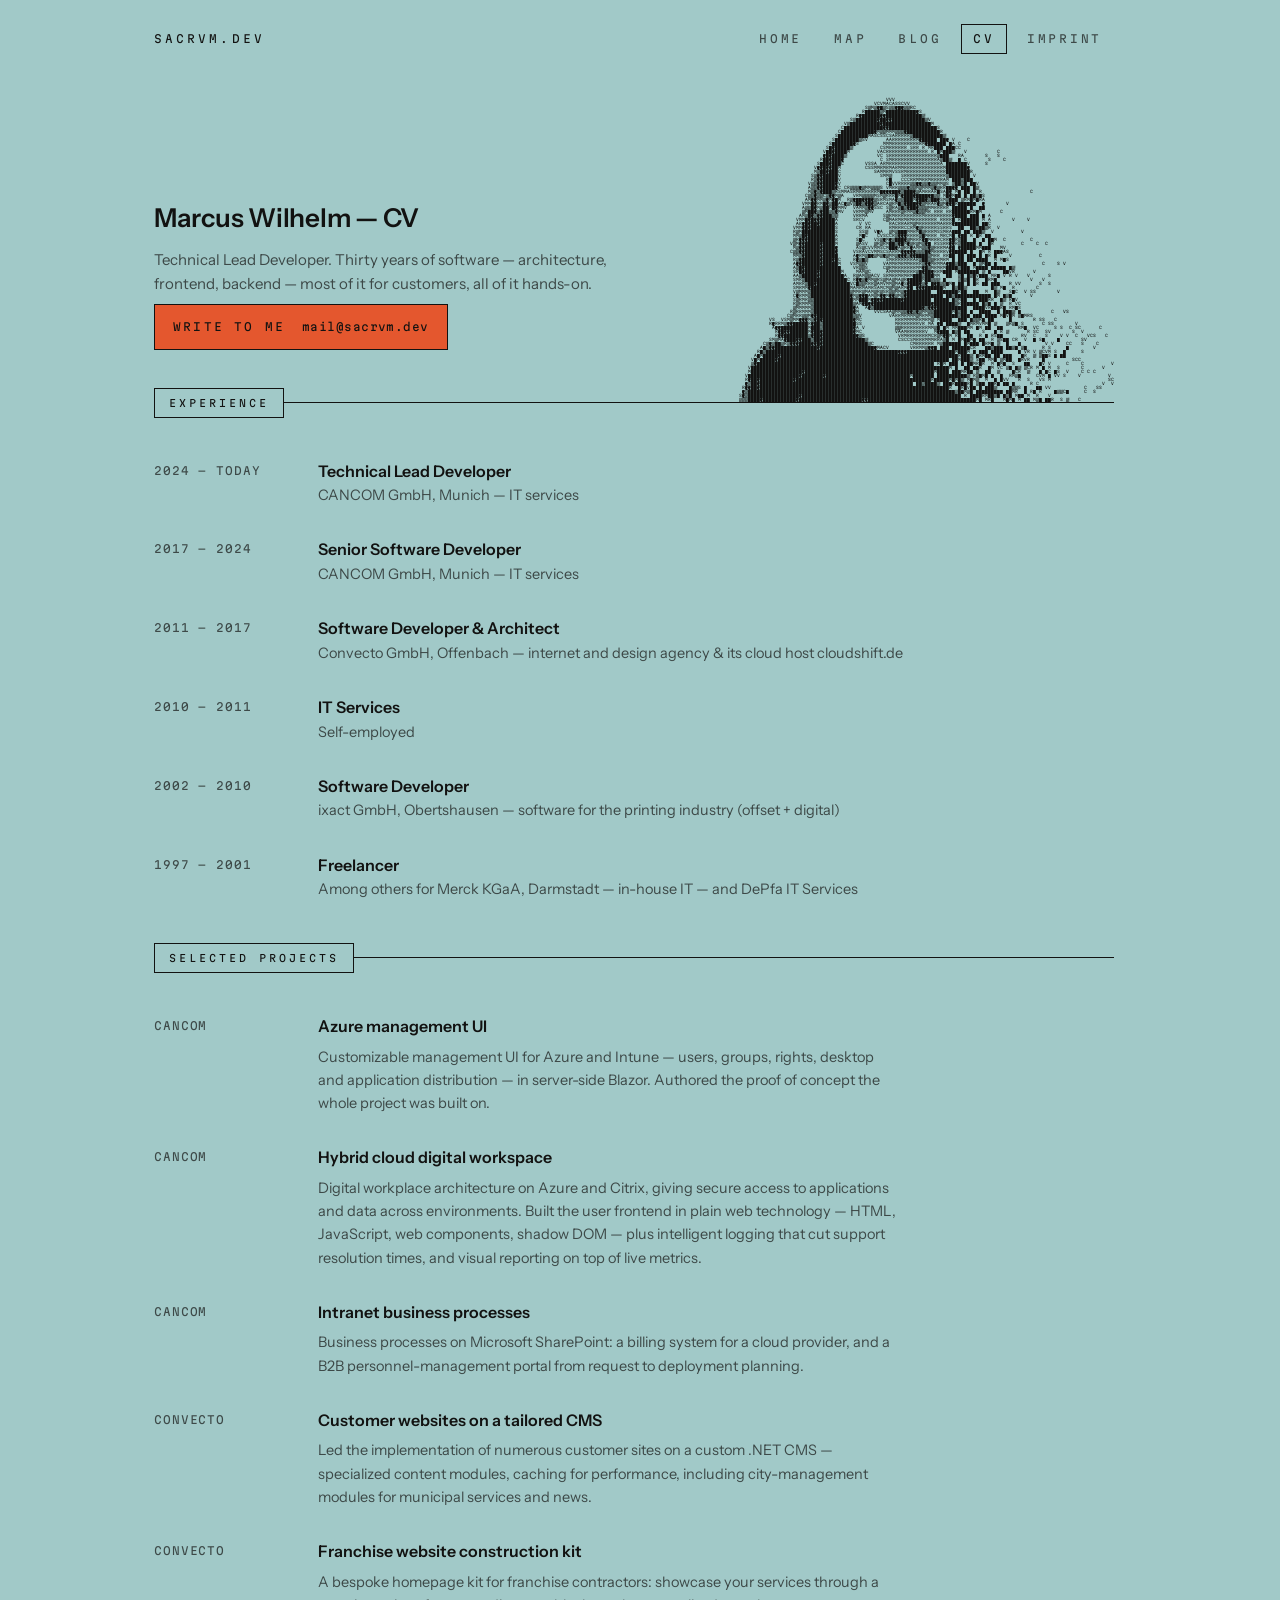
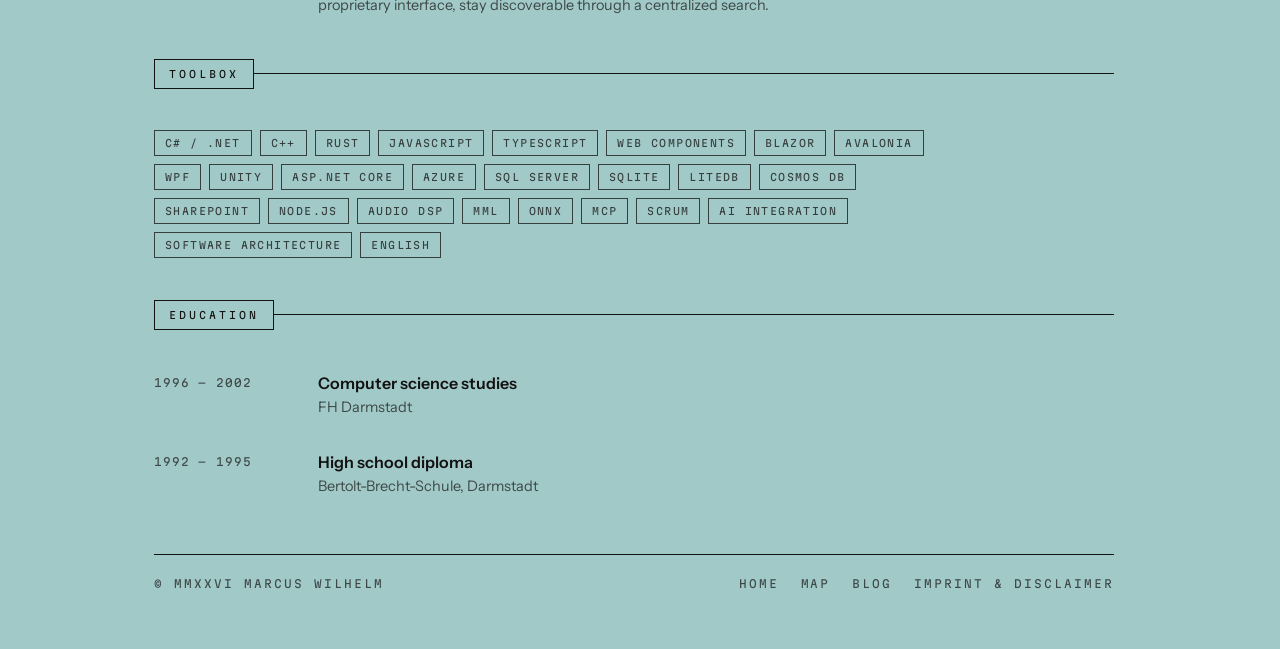
<file: cv.html>
<!doctype html>
<html lang="en">
<head>
<meta charset="utf-8">
<meta name="viewport" content="width=device-width, initial-scale=1">
<title>CV — Marcus Wilhelm</title>
<meta name="description" content="Marcus Wilhelm — Technical Lead Developer. Thirty years of software: C#, C++, JavaScript, Azure, and the architecture between them.">
<link rel="canonical" href="https://sacrvm.dev/cv.html">
<meta property="og:site_name" content="SACRVM">
<meta property="og:title" content="CV — Marcus Wilhelm">
<meta property="og:description" content="Technical Lead Developer. Thirty years of software — architecture, frontend, backend.">
<meta property="og:type" content="profile">
<meta property="og:url" content="https://sacrvm.dev/cv.html">
<meta property="og:image" content="https://sacrvm.dev/assets/og.png">
<meta name="twitter:card" content="summary_large_image">
<link rel="icon" href="favicon.svg" type="image/svg+xml">
<link rel="icon" href="favicon.ico" sizes="32x32">
<link rel="apple-touch-icon" href="apple-touch-icon.png">
<link rel="stylesheet" href="assets/site.css">
<script src="assets/site.js" defer></script>
<style>
/* The résumé. Same sheet-of-paper voice as the front page: a mono year
   column, open rows, thin chips for the toolbox. */

.head{
  display:grid;grid-template-columns:1fr auto;gap:24px 48px;align-items:end;
  padding:20px 0 52px;
}
.head h1{font-size:26px;font-weight:600;letter-spacing:-.01em}
.head p{margin-top:8px;color:var(--ink-70);font-size:15px;max-width:60ch}

/* The portrait: the photo, redrawn using only the six letters of the name.
   Recognizable from arm's length, pure type up close. */
.ascii{
  font-family:var(--mono);font-size:4px;line-height:1;letter-spacing:0;
  color:var(--ink);user-select:none;
  margin-bottom:-52px;   /* cancels the header padding: the figure stands on the section line */
}

@media (max-width:720px){
  .head{grid-template-columns:1fr;align-items:start}
  .ascii{margin-bottom:0}
}

.entry{display:grid;grid-template-columns:12ch 1fr;gap:6px 32px}
.entry+.entry{margin-top:30px}

.years{
  font-family:var(--mono);font-size:11px;letter-spacing:.08em;
  color:var(--ink-70);padding-top:3px;
}

.entry h3{font-size:16px;font-weight:600}
.entry .org{color:var(--ink-70);font-size:14.5px}
.entry p{color:var(--ink-70);font-size:14.5px;max-width:58ch;margin-top:6px}

.toolbox{display:flex;flex-wrap:wrap;gap:8px;max-width:70ch}

@media (max-width:720px){
  .entry{grid-template-columns:1fr;gap:2px}
  .years{padding-top:0}
  .entry h3{margin-top:2px}
}
</style>
</head>
<body>

<div class="page">

  <site-nav page="cv"><nav class="bar"><a class="brand" href="/">SACRVM.DEV</a><div class="links"><a href="/">HOME</a><a href="/map.html">MAP</a><a href="/blog/">BLOG</a><a href="/cv.html" class="here" aria-current="page">CV</a><a href="/imprint.html">IMPRINT</a></div></nav></site-nav>

  <header class="head">
    <div>
    <h1>Marcus Wilhelm — CV</h1>
    <p>
      Technical Lead Developer. Thirty years of software — architecture,
      frontend, backend — most of it for customers, all of it hands-on.
    </p>
    <p class="reach"><a class="cta" href="mailto:mail@sacrvm.dev">WRITE TO ME <span class="addr">mail@sacrvm.dev</span></a></p>
    </div>
    <pre class="ascii" role="img" aria-label="Marcus Wilhelm — portrait drawn from the letters S A C R V M">
                                                           VVV
                                                       VCVMACASSCVV
                                                    S▒M▒▓█▒S▒▒▓█▓▒▒RC
                                                   R█████▒M██████████▓S
                                                 R▓██████▓▓████████████▒
                                               S▒███████▓██▓▓███████████▒V
                                             V▒██████████▓████████████████M
                                            C█████████████▓▓████████████████S
                                           C███████████▓M▒▒MMM▒▒▒▓███████████R
                                          S██████████MASCSSCSARRRRR▒██████████▒
                                         S████████▒SV      AARRRRRRRRM▓█████ ██▓ V    C
                                        S███████▓S        MMMRRRRRRRRRRM▓██████ █A C
                                       S█▓█████▒         CSMRRRRRR SRR R MR███ ███CC
                                      V██▓████M         VACRRRRRRRRRRRRRR R █M███▒   V          C
                                      ▓█▓████▒          VC SRRRRRRRRRRRRRRRR▒███   RA       S   S
                                     R██▓███▓            C SMRRRRRRRRRRRRRRRA▒██▒  █ C       S    C
                                    S███▓███C       VSSA ARMRRRRRRRRRRRRSRRRRA ███████V     S
                                   V▓▓█▓▓██M        CSSMMRMRMARMMRRRRRRRRRRRRRM███████▓
                                   M▒██▓███C           SAMMRMVSSRMRRRRRRRRRRRRR████████R
                                  S▒▓▓█████V             SMM▒   SRRRRRRRRRRRRRR▒███████ V
                                  R▒▓▓█████V               R█   CCCRRMMRRMRRRRAM ███▒███
                                 V▒▒▓▓████▓V               C█VVRRRR▒▒▓▓▒▒▓▒▒MM▒S ▒██▒█ ██V
                                 A▒▒▓▓████▓C CR▒▒▒▓▒MM▒▒▒S VMRR▒▒▒▓▒▒M▒MMM▒▓▒RR██▓▓ ███ █▒
                                 M▒▓▒▓███▒RSMMASRMRRRRRRM█▓▓▓██▓▒███▓▒AMRRAR█SA█▓ M█ ██ █ R                C
                                C▒▒▓▒▒C▒▓▓M▒A   VRM▒▒▒▒MSM▒RRR█M▓███▓████▓█▒▒ M█▓M██ █ ██▒█S
                                AM▓▓MM▒▓M▓█M  R▒▓██▓▓█▓▒SRMSMA▓▒▒███M▓██▓▒██▓SM▒███ ▒RM█M█RA
                               VMM█▓RM█▓▒██AC▓▒V▒█▓▒▓█▓▒ARCA▒RM█▒▓███▓▓▒MRAR▓▒M▓▓█R██████  ▓       V
                               A▒▒█▓M▒██M█▓MMV  VAMM▒▓▓SSC S▒RA▒█▒▓██▓▒▒▒MMRRRRR █████ █  ██
                               ▒M██▓▒▓██▒▒▓MV   VRMM▒MV    AMRRR▒RMM▒▓▒▒MR RRR RR██████RM█M      C
                              AM▒█▓▒▓▓███▒▒     VRRMA     S▒RMRRRRRRRRRMRRRRRRRRR▓████ ███ █ A
                             VMM█▓█▓▓█████A     SRCV      C▒MARMRMRMRRRRRRRR RRRR█ R██████ M A       V    V
                             AR▓█▓██▓█████A       V VC      RACRRARM▒MRRRRRRMARRR▓████████ ██C
                            VMM▓█▓████████S      CR RA      RMRRRCCRM▓▒RRRRRSSRRS  ██  ██▒██▒R  V
                            R▒M███████████S       SS▒  V▓A  ▒M▒███MMRM█▒RRRMSSMRA███ ██ ███▒  V         V
                            MM▒█▓█████████A       M█C   CVSCCR▒▓▓▓RRRR▒█MRRR MRCM█ ▓██ R █R ██
                            ▒R▓▓▓█████████R      S█C   VS▒▓M▓▒███▓▒MRRR▓█MRRRCRR▓█R▒██  █  █ ██M  C        C
                           V▒M▓▓█████▓████M      ▒ASV  ▒R▒RM██▒▓█M▓▒R▒M▒▓█ RSSRR▓▓R▒█████ █  █R         C    C  C
                            M▒▓▓█████▓████▓      AS▒CVVMMSCM██▓A▒RR▓AMM▒▒▓▒RRRMA▓█ ▓█████MM███   MV
                           C▒▒▓▓█████▓████▓     VSRAVCVMMSCSARRM▓▓▓▓▓▒▒▒█▓MRRRRV▓█████ █  █M R ██▓AS
                            MM▒▓█████▓█████     A▓RM▒█▓▒M▒▓▒MM▒▓▓▓▒▓▓████▒MRR RR██ ██ ███ █ █R █    V         C
                            R▒▓██████▓███▓█C    R▓▒█▒      SMRRRRRRRAR▒██▒▒RRMRM █ ██ ██ ████  M M█S
                            A▓▓██████▓█████M   VSM▒▒V     VAMMRMRMMRRRR▒▓▓MRMMA▓██▒███  █ ▒M██ █               C    S V
                            A▒█▓████████████    VR▒▒S     C▒RMRRRRRRRMM▓█▒MRMRM████▒███ M████ █████ █▒
                            SR█▓████▓███████M    MAM▒C     AMMMMMRRRR▒█▓██▓RRM███ M███████ ▒ █    ██VR      V
                            AA▒█████▓████████A  R▒AM▒▒ACV SRMRRMRMRM███▒███MM  ██  ▒█ █▒█V███ MR█ V R V   V      S
                            SMR▒██████████████C R▓▓▒▓MM▒RS▒MA▒MA▒R▓████M██▒▒▒ █    ▒█▒█ █R  █RM█           V   V
                            AMRR▒██▓███████████VC█▒▒RRR▒AMVMM▒MA▓S▓███▓▒▓ █▓█▒▒█M█ ██ █ █R ██ ███   R VV      S  S
                            SMRMM▓█████████████MAMRMAMRSAMCM▒M▒ARM▓█ ▓▓▓██████M  █▒██▒        █▒ M█  R       C
                            V▒MMM▒█████████████▒MMR▒MAM▒R▒SR▒▒MM▒▓████████  ███████R██  ██  M  █▒   S█C  V SS       V
                            C▓RMM▒█████████████▓M▒▓▓█AM▒M▓▓M▓▓▒M▒▓████████████ ██▒████████████ █M █▒█      V
                            S▒RMR▒▒█████████████MM███M▓█▓▓██████▓█████████ █████ █▒M██  █ ███RR  █▒ R█V
                            R▒RMMM▒█████████████▒AM▓█▓▓███████████████████▓███████▒R██████ █▒█ █ ▒  R VC
                            ▒MMMMM▒█████████████▓A  A▓▒████████████████▓▒▓▓▓██████████  ████VR███R█ RM█S
                           R▒RRMMM▒█████████████▓M     VVCSAA▒MM▒▒▓▓▒▓▒MM▒▒██████M█▒██ █  ████  █ ███▒ █          C   VS
                          C▒MRR▒▒M▓▓████████████▒▒V         VARRMRMMM▒MRMM▒████████▒███ ███ ████ M█V█M ▒█MRS
                    VS  VSM▒MM▓▓▓M▒▓█▓██████████▓MC           RRRMMMMRRMRM▒ M████  ███ █▒▒R█ ██     █       R SS   C
                    R▓RRM▒▓▓█████R▓██▒███████████SS           MRRRRRRRVR MA ▓█ ████▒  █MRMVMM█ ▒   ▒R▒█ S      C SS       V
                     A▓▓█████████M███▒██████████▓A V          ▒▒RRRRRRRRRMM▒█ █M MM███MM █M ██  ██     RM█  VC     S S  C SC      C
                      R▓█▓▓██████M▓██▓██████████▓MC           VAAMRRRRRRV  M▓███ █▒█ ██    S   █ R ▒      R SC  SV       S  V
                      R▓▓████████▒▓██▓███████████▓▒S           VRMRRRRRRRMCR▒M▓█M R█  ██  R █ RS██      RV  C   S    V V  C   VCS   C
                    SM▒MA▓███▓▓███▒██▓██████████████▒          CSCCSMRRRMMMRRA▒█ M █M██M█ ██  R ▒S██ CR  V  █ S█    █       SV
                  C▒▓▒██▒R▒▓▓▓████▓▓█▓███████████████▒C            CMRRRRRR M▒██████ █M███ █RM█ ▒  █   █        V V    CC   S    C
                 A█▒▓▓██████████████▓██████████████████▓MACV       VRRMM▒▓▓█ ███ ██████CR   ██▒███ ██▒█ ▒█     R S     █        V
                R█▒████████████████████████████████████████████▓▓▓████████████████M███M █ ███ ████     █ VR V ▒CVM S  █     S
               A█M█████▓███████████████████████████████████████████████████████████R███▒ █RM██ ██ ███   █R  ▒ ▒██S █ ██
              V█M█████▓█████████████████████████████████████████████████████████ ██M███▒ S██ MM█ ▒M██  █RVR    █         SCC
              ▒▓███████████████████████████████████████████████████████████ R█M ███ █ ██MR█R  M █M█  S   ██   █V V     C    C         V
             V██████████████████████████████████████████████████████████████████M █  ██ ██R  █M VC ▒█ █▒ ▒CR M █ M  S       C      V
             M█████████████████▓███████████████████████████████████████████M████ ███MR██ ▒  ██  ▒    █CR  ▒   █ █C █S  V    C C C
            V█████████████████▓███████▓████████████████████████████M███████ ██████████▒ R▒█M█ █  █  RM▒█     CVM █ VV S    V         V
            R▓██▓███████████▓█████████████████████████████████████████████R█████M█M█▒ M█M▒  M  █ █VV   R  S   VS M                   SC
            ▓▒██▓███████████████████████████████████████████████████ ██▒████▒ ███R████R█ ▒██ ██R█ ██ █     R C                     V  V
           R▓▓██▓███████████████████████████████████████████████████████████████R  █R█V██ █ ███▒    █▒▒S █   ██ VV           C   SS
           ▓▒█████████████████████████████████████████████████████████████████████▒██M▒█ █████████ ██MR  █ R█ R    █▒▒C█     C  S
          S▓▒█████████████████▓█████████████████████████████████████████████████████ R ████RM██▒█ █▒█ M██ M  R   V
          ▒▒▒████▓███████████▓█████████████████████▓▓████████████████████████████████████M█ MR█   M█M█ M ██ M▒█ ██R  S ▒   C</pre>
  </header>

  <section>
    <h2 class="tab">EXPERIENCE</h2>

    <div class="entry">
      <span class="years">2024 — TODAY</span>
      <div>
        <h3>Technical Lead Developer</h3>
        <div class="org">CANCOM GmbH, Munich — IT services</div>
      </div>
    </div>

    <div class="entry">
      <span class="years">2017 — 2024</span>
      <div>
        <h3>Senior Software Developer</h3>
        <div class="org">CANCOM GmbH, Munich — IT services</div>
      </div>
    </div>

    <div class="entry">
      <span class="years">2011 — 2017</span>
      <div>
        <h3>Software Developer &amp; Architect</h3>
        <div class="org">Convecto GmbH, Offenbach — internet and design agency &amp; its cloud host cloudshift.de</div>
      </div>
    </div>

    <div class="entry">
      <span class="years">2010 — 2011</span>
      <div>
        <h3>IT Services</h3>
        <div class="org">Self-employed</div>
      </div>
    </div>

    <div class="entry">
      <span class="years">2002 — 2010</span>
      <div>
        <h3>Software Developer</h3>
        <div class="org">ixact GmbH, Obertshausen — software for the printing industry (offset + digital)</div>
      </div>
    </div>

    <div class="entry">
      <span class="years">1997 — 2001</span>
      <div>
        <h3>Freelancer</h3>
        <div class="org">Among others for Merck KGaA, Darmstadt — in-house IT — and DePfa IT Services</div>
      </div>
    </div>
  </section>

  <section>
    <h2 class="tab">SELECTED PROJECTS</h2>

    <div class="entry">
      <span class="years">CANCOM</span>
      <div>
        <h3>Azure management UI</h3>
        <p>
          Customizable management UI for Azure and Intune — users, groups,
          rights, desktop and application distribution — in server-side
          Blazor. Authored the proof of concept the whole project was
          built on.
        </p>
      </div>
    </div>

    <div class="entry">
      <span class="years">CANCOM</span>
      <div>
        <h3>Hybrid cloud digital workspace</h3>
        <p>
          Digital workplace architecture on Azure and Citrix, giving secure
          access to applications and data across environments. Built the user
          frontend in plain web technology — HTML, JavaScript, web components,
          shadow DOM — plus intelligent logging that cut support resolution
          times, and visual reporting on top of live metrics.
        </p>
      </div>
    </div>

    <div class="entry">
      <span class="years">CANCOM</span>
      <div>
        <h3>Intranet business processes</h3>
        <p>
          Business processes on Microsoft SharePoint: a billing system for a
          cloud provider, and a B2B personnel-management portal from request
          to deployment planning.
        </p>
      </div>
    </div>

    <div class="entry">
      <span class="years">CONVECTO</span>
      <div>
        <h3>Customer websites on a tailored CMS</h3>
        <p>
          Led the implementation of numerous customer sites on a custom
          .NET CMS — specialized content modules, caching for performance,
          including city-management modules for municipal services and news.
        </p>
      </div>
    </div>

    <div class="entry">
      <span class="years">CONVECTO</span>
      <div>
        <h3>Franchise website construction kit</h3>
        <p>
          A bespoke homepage kit for franchise contractors: showcase your
          services through a proprietary interface, stay discoverable through
          a centralized search.
        </p>
      </div>
    </div>
  </section>

  <section>
    <h2 class="tab">TOOLBOX</h2>
    <div class="toolbox">
      <span class="chip">C# / .NET</span>
      <span class="chip">C++</span>
      <span class="chip">RUST</span>
      <span class="chip">JAVASCRIPT</span>
      <span class="chip">TYPESCRIPT</span>
      <span class="chip">WEB COMPONENTS</span>
      <span class="chip">BLAZOR</span>
      <span class="chip">AVALONIA</span>
      <span class="chip">WPF</span>
      <span class="chip">UNITY</span>
      <span class="chip">ASP.NET CORE</span>
      <span class="chip">AZURE</span>
      <span class="chip">SQL SERVER</span>
      <span class="chip">SQLITE</span>
      <span class="chip">LITEDB</span>
      <span class="chip">COSMOS DB</span>
      <span class="chip">SHAREPOINT</span>
      <span class="chip">NODE.JS</span>
      <span class="chip">AUDIO DSP</span>
      <span class="chip">MML</span>
      <span class="chip">ONNX</span>
      <span class="chip">MCP</span>
      <span class="chip">SCRUM</span>
      <span class="chip">AI INTEGRATION</span>
      <span class="chip">SOFTWARE ARCHITECTURE</span>
      <span class="chip">ENGLISH</span>
    </div>
  </section>

  <section>
    <h2 class="tab">EDUCATION</h2>

    <div class="entry">
      <span class="years">1996 — 2002</span>
      <div>
        <h3>Computer science studies</h3>
        <div class="org">FH Darmstadt</div>
      </div>
    </div>

    <div class="entry">
      <span class="years">1992 — 1995</span>
      <div>
        <h3>High school diploma</h3>
        <div class="org">Bertolt-Brecht-Schule, Darmstadt</div>
      </div>
    </div>
  </section>

  <site-footer page="cv"><a href="./">Home</a></site-footer>

</div>

</body>
</html>
</file>
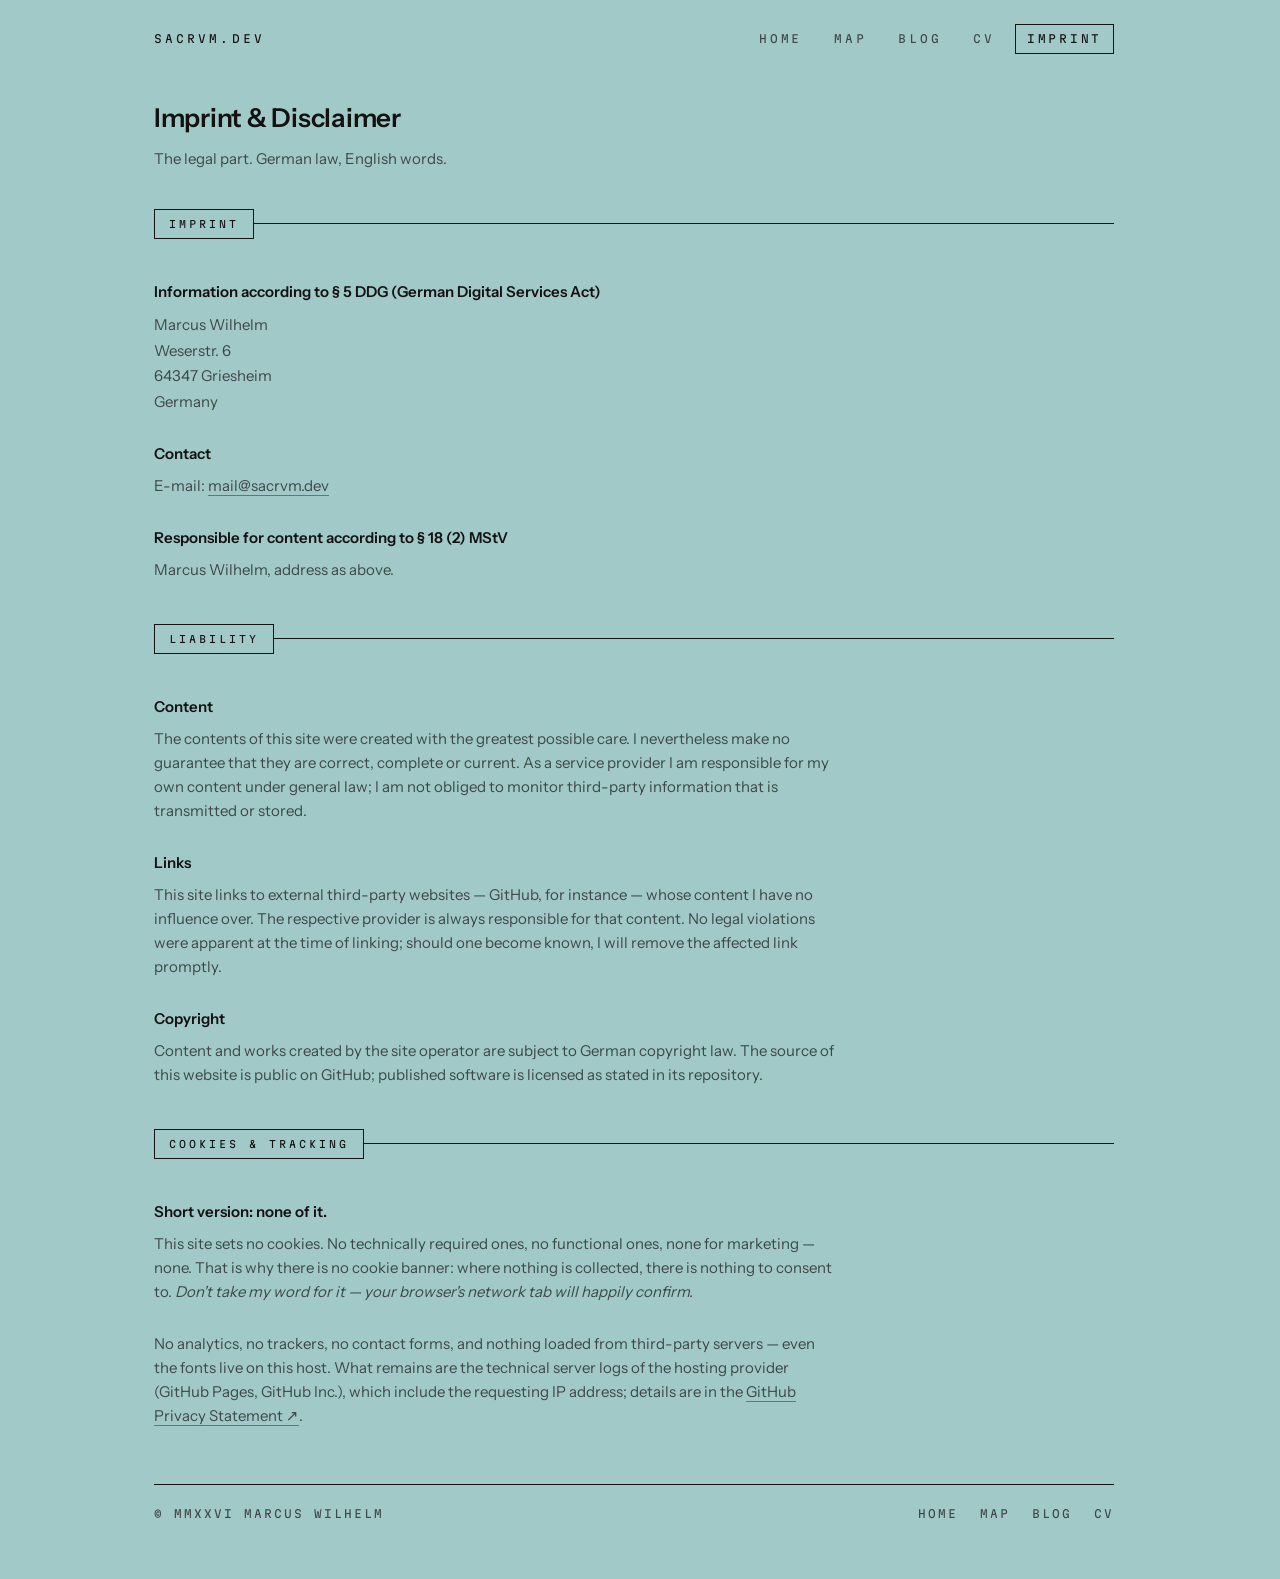
<file: imprint.html>
<!doctype html>
<html lang="en">
<head>
<meta charset="utf-8">
<meta name="viewport" content="width=device-width, initial-scale=1">
<title>Imprint &amp; Disclaimer — SACRVM</title>
<meta name="description" content="Imprint and disclaimer for sacrvm.dev. No cookies, no tracking, no third-party servers.">
<link rel="canonical" href="https://sacrvm.dev/imprint.html">
<meta name="robots" content="noindex,follow">
<link rel="icon" href="favicon.svg" type="image/svg+xml">
<link rel="icon" href="favicon.ico" sizes="32x32">
<link rel="apple-touch-icon" href="apple-touch-icon.png">
<link rel="stylesheet" href="assets/site.css">
<script src="assets/site.js" defer></script>
<style>
/* Legal page. English like the rest of the site — German law does not demand
   German words, only complete ones. */

.head{padding:20px 0 52px}
.head h1{font-size:26px;font-weight:600;letter-spacing:-.01em}
.head p{margin-top:8px;color:var(--ink-70);font-size:15px}

section h3{font-size:15px;font-weight:600;margin-bottom:8px}
section h3+p, section h3+address{margin-bottom:28px}
section p{color:var(--ink-70);font-size:15px;max-width:68ch}
section p:last-child{margin-bottom:0}
section p+p{margin-top:12px}

address{font-style:normal;color:var(--ink-70);font-size:15px;line-height:1.7}

section a{border-bottom:1px solid var(--ink-45);text-decoration:none}
section a:hover{border-bottom-color:var(--ink)}
</style>
</head>
<body>

<div class="page">

  <site-nav page="imprint"><nav class="bar"><a class="brand" href="/">SACRVM.DEV</a><div class="links"><a href="/">HOME</a><a href="/map.html">MAP</a><a href="/blog/">BLOG</a><a href="/cv.html">CV</a><a href="/imprint.html" class="here" aria-current="page">IMPRINT</a></div></nav></site-nav>

  <header class="head">
    <h1>Imprint &amp; Disclaimer</h1>
    <p>The legal part. German law, English words.</p>
  </header>

  <section>
    <h2 class="tab">IMPRINT</h2>

    <h3>Information according to &sect; 5 DDG (German Digital Services Act)</h3>
    <address>
      Marcus Wilhelm<br>
      Weserstr. 6<br>
      64347 Griesheim<br>
      Germany
    </address>

    <h3>Contact</h3>
    <p>E-mail: <a href="mailto:mail@sacrvm.dev">mail@sacrvm.dev</a></p>

    <h3>Responsible for content according to &sect; 18 (2) MStV</h3>
    <p>Marcus Wilhelm, address as above.</p>
  </section>

  <section>
    <h2 class="tab">LIABILITY</h2>

    <h3>Content</h3>
    <p>
      The contents of this site were created with the greatest possible care.
      I nevertheless make no guarantee that they are correct, complete or
      current. As a service provider I am responsible for my own content under
      general law; I am not obliged to monitor third-party information that is
      transmitted or stored.
    </p>

    <h3>Links</h3>
    <p>
      This site links to external third-party websites — GitHub, for instance
      — whose content I have no influence over. The respective provider is
      always responsible for that content. No legal violations were apparent
      at the time of linking; should one become known, I will remove the
      affected link promptly.
    </p>

    <h3>Copyright</h3>
    <p>
      Content and works created by the site operator are subject to German
      copyright law. The source of this website is public on GitHub;
      published software is licensed as stated in its repository.
    </p>
  </section>

  <section>
    <h2 class="tab">COOKIES &amp; TRACKING</h2>

    <h3>Short version: none of it.</h3>
    <p>
      This site sets no cookies. No technically required ones, no functional
      ones, none for marketing &mdash; none. That is why there is no cookie
      banner: where nothing is collected, there is nothing to consent to.
      <em>Don't take my word for it &mdash; your browser's network tab will
      happily confirm.</em>
    </p>
    <p>
      No analytics, no trackers, no contact forms, and nothing loaded from
      third-party servers &mdash; even the fonts live on this host. What
      remains are the technical server logs of the hosting provider (GitHub
      Pages, GitHub Inc.), which include the requesting IP address; details
      are in the
      <a href="https://docs.github.com/en/site-policy/privacy-policies/github-privacy-statement" target="_blank" rel="noopener">GitHub Privacy Statement</a>.
    </p>
  </section>

  <site-footer page="imprint"><a href="./">Home</a></site-footer>

</div>

</body>
</html>
</file>
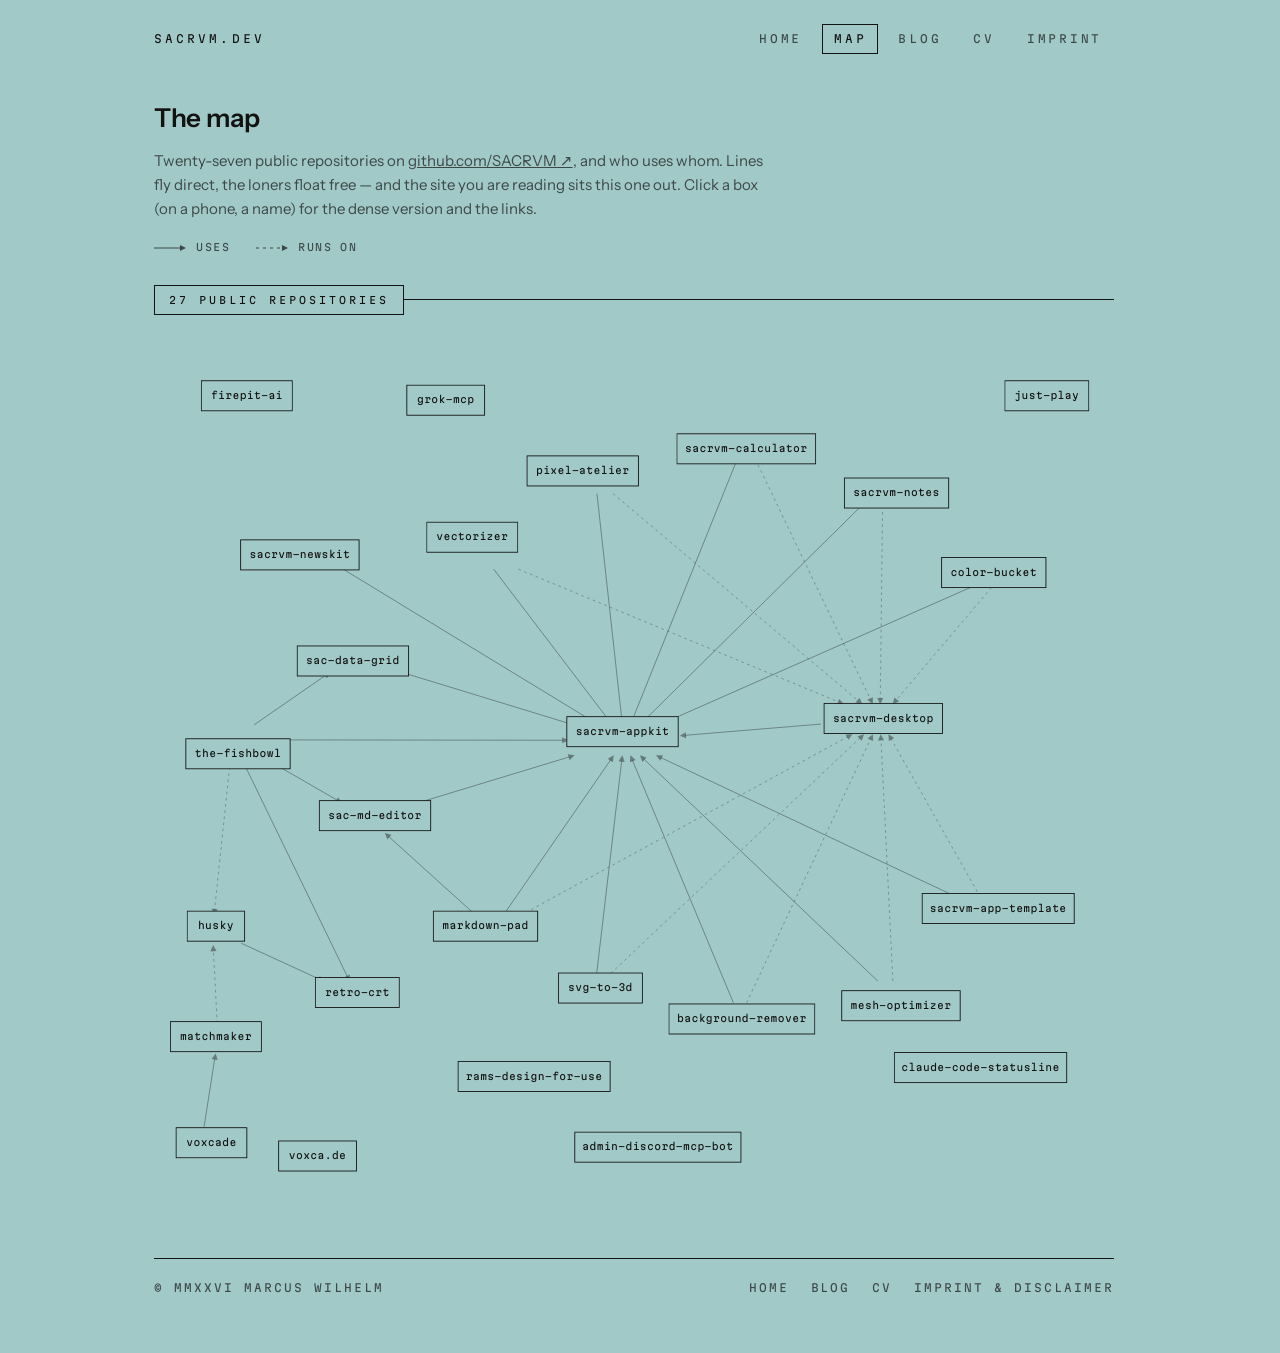
<file: map.html>
<!doctype html>
<html lang="en">
<head>
<meta charset="utf-8">
<meta name="viewport" content="width=device-width, initial-scale=1">
<title>SACRVM — The Map</title>
<meta name="description" content="The SACRVM repositories and who uses whom — one constellation, lines drawn direct. Click a box for the dense version and the links.">
<link rel="canonical" href="https://sacrvm.dev/map.html">
<meta property="og:site_name" content="SACRVM">
<meta property="og:title" content="SACRVM — The Map">
<meta property="og:description" content="The SACRVM repositories and who uses whom — one constellation, lines drawn direct.">
<meta property="og:type" content="website">
<meta property="og:url" content="https://sacrvm.dev/map.html">
<meta property="og:image" content="https://sacrvm.dev/assets/og.png">
<meta name="twitter:card" content="summary_large_image">
<link rel="alternate" type="application/atom+xml" title="SACRVM — Blog" href="/blog/feed.xml">
<link rel="icon" href="favicon.svg" type="image/svg+xml">
<link rel="icon" href="favicon.ico" sizes="32x32">
<link rel="apple-touch-icon" href="apple-touch-icon.png">
<link rel="stylesheet" href="assets/site.css">
<script src="assets/site.js" defer></script>
<style>
/* ============================================================================
   The map. Twenty-seven public repositories as one constellation: 1px boxes
   scattered off-grid, straight lines flying box to box. Solid lines are
   code dependencies (arrow points at the thing being used), dashed lines
   are runtime relations. Lines may cross — that is the weather up here.
   Everything else on this page is the shared base.
   ========================================================================== */

.map-head{padding:20px 0 44px}
.map-head h1{font-size:26px;font-weight:600;letter-spacing:-.01em}
.map-head p{margin-top:10px;color:var(--ink-70);font-size:15px;max-width:62ch}

.legend{
  margin-top:18px;
  font-family:var(--mono);font-size:10px;letter-spacing:.14em;color:var(--ink-70);
  display:flex;gap:26px;flex-wrap:wrap;align-items:center;
}
.legend svg{vertical-align:-2px}

/* The board pans sideways on small screens rather than shrinking to fog.
   940px fits inside the page column, so desktop never grows a scrollbar. */
.board-scroll{overflow-x:auto;padding-bottom:6px}
.board{display:block;min-width:940px;width:100%;height:auto}

.board .edge{stroke:var(--ink);stroke-width:1;fill:none;opacity:.42}
.board .edge.run{stroke-dasharray:3 4;opacity:.34}
.board .arrow{fill:var(--ink);opacity:.42}

/* will-change + translateZ + backface: the appkit fix — each box lives on
   its own compositor layer, so the label rasterizes once and the drift
   moves a texture instead of re-snapping glyphs every frame. */
.board .node{
  cursor:pointer;
  will-change:transform;transform:translateZ(0);backface-visibility:hidden;
}
.board .node:focus,.board .node:focus-visible{outline:none}
.board .node rect{fill:var(--paper);stroke:var(--ink);stroke-width:1}
.board .node text{
  font-family:var(--mono);font-size:11px;letter-spacing:.04em;
  fill:var(--ink);text-rendering:geometricPrecision;
}
.board .node:hover rect{fill:var(--ink)}
.board .node:hover text{fill:var(--paper)}

/* The box the keyboard is on, and the box whose card is open, carry the
   signal: lit neighbours stay paper, so the one box Enter opens is never
   one of twelve that look the same. */
.board .node:focus-visible rect,.board .node.sel rect{fill:var(--signal);stroke-width:2}
.board .node:focus-visible text,.board .node.sel text{fill:var(--ink)}

/* The click: a quick press-and-release before the dialog opens. Scale
   lives on an inner group so it never fights the drift's translate. */
.board .node .press{transform-box:fill-box;transform-origin:center}
.board .node.pressed .press{animation:press .26s ease}
@keyframes press{
  0%{transform:scale(1)}
  35%{transform:scale(.92)}
  70%{transform:scale(1.05)}
  100%{transform:scale(1)}
}

/* Hovering a node dims everything that is not its neighborhood. */
.board .node,.board .edge,.board .arrow{transition:opacity .18s ease}
.board.dim .node{opacity:.3}
.board.dim .edge,.board.dim .arrow{opacity:.12}
.board.dim .node.lit{opacity:1}
.board.dim .edge.lit,.board.dim .arrow.lit{opacity:.85}

/* -- The popup: one thin dialog, filled by clicking a box -------------------- */

dialog{
  margin:auto;
  border:1px solid var(--line);background:var(--paper);color:var(--ink);
  padding:30px 32px;max-width:600px;width:calc(100% - 48px);
}
dialog::backdrop{background:rgba(18,18,17,.45)}

dialog .panel-head{display:flex;align-items:baseline;gap:14px;flex-wrap:wrap}
dialog .panel-head h3{font-size:19px;font-weight:600;letter-spacing:-.01em;font-family:var(--mono)}
dialog p.blurb{margin-top:10px;color:var(--ink-70);font-size:15px;max-width:70ch}

dialog .rel{
  margin-top:14px;
  font-family:var(--mono);font-size:11px;letter-spacing:.06em;
  display:flex;flex-direction:column;gap:6px;
}
dialog .rel-row{display:flex;gap:12px;align-items:baseline;flex-wrap:wrap}
dialog .rel-key{color:var(--ink-70);letter-spacing:.2em;flex:none;width:10ch;white-space:nowrap}
dialog .rel button{
  font:inherit;background:none;border:none;padding:0;cursor:pointer;color:var(--ink);
  border-bottom:1px solid var(--ink-45);
}
dialog .rel button:hover{border-bottom-color:var(--ink)}

dialog .links{margin-top:20px;display:flex;flex-wrap:wrap;gap:8px}
dialog .links a{
  font-family:var(--mono);font-size:10px;letter-spacing:.2em;
  border:1px solid var(--ink);padding:8px 14px;text-decoration:none;
}
dialog .links a:hover{background:var(--ink);color:var(--paper)}

dialog form{margin-top:24px}
.dialog-close{
  font-family:var(--mono);font-size:10px;letter-spacing:.2em;
  border:1px solid var(--ink);background:none;color:var(--ink);
  padding:8px 16px;cursor:pointer;
}
.dialog-close:hover{background:var(--ink);color:var(--paper)}

.no-js-list{columns:2;gap:48px;font-size:15px;line-height:2}

/* On a phone the board would show a third of itself, with its centre off
   screen. Below 720px the repositories become a list instead: the name,
   what it uses, how many use it. A tap opens the same card a click on a
   box opens; each row is a thumb's height. */
.repo-list{display:none;list-style:none;border-top:1px solid var(--ink-14)}
.repo-list button{
  display:block;width:100%;text-align:left;font:inherit;color:inherit;
  background:none;border:0;border-bottom:1px solid var(--ink-14);
  padding:12px 0;cursor:pointer;
}
.repo-list .n{display:block;font-family:var(--mono);font-size:13px;letter-spacing:.04em}
.repo-list .r{display:block;font-size:13px;color:var(--ink-70);margin-top:2px}

@media (max-width:720px){
  dialog{padding:22px 20px}
  .no-js-list{columns:1}
  .board-scroll{display:none}
  .repo-list{display:block}
}
</style>
</head>
<body>

<div class="page">

  <site-nav page="map"><nav class="bar"><a class="brand" href="/">SACRVM.DEV</a><div class="links"><a href="/">HOME</a><a href="/map.html" class="here" aria-current="page">MAP</a><a href="/blog/">BLOG</a><a href="/cv.html">CV</a><a href="/imprint.html">IMPRINT</a></div></nav></site-nav>

  <header class="map-head">
    <h1>The map</h1>
    <p>
      Twenty-seven public repositories on <a href="https://github.com/SACRVM" target="_blank" rel="noopener">github.com/SACRVM</a>,
      and who uses whom. Lines fly direct, the loners float free &mdash; and
      the site you are reading sits this one out. Click a box (on a phone,
      a name) for the dense version and the links.
    </p>
    <div class="legend">
      <span><svg width="34" height="10" aria-hidden="true"><line x1="0" y1="5" x2="26" y2="5" stroke="currentColor"/><path d="M26 2 32 5 26 8 Z" fill="currentColor"/></svg> USES</span>
      <span><svg width="34" height="10" aria-hidden="true"><line x1="0" y1="5" x2="26" y2="5" stroke="currentColor" stroke-dasharray="3 4"/><path d="M26 2 32 5 26 8 Z" fill="currentColor"/></svg> RUNS ON</span>
    </div>
  </header>

  <section>
    <h2 class="tab">27 PUBLIC REPOSITORIES</h2>

    <div class="board-scroll">
      <svg class="board" id="board" viewBox="-10 0 1086 950" role="group"
           aria-label="Dependency map of all public SACRVM repositories"></svg>
    </div>

    <ul class="repo-list" id="repo-list" aria-label="All public repositories"></ul>

    <noscript>
      <ul class="no-js-list">
        <li><a href="https://github.com/SACRVM/sacrvm-appkit" target="_blank" rel="noopener">sacrvm-appkit</a></li>
        <li><a href="https://github.com/SACRVM/sacrvm-desktop" target="_blank" rel="noopener">sacrvm-desktop</a></li>
        <li><a href="https://github.com/SACRVM/sacrvm-calculator" target="_blank" rel="noopener">sacrvm-calculator</a></li>
        <li><a href="https://github.com/SACRVM/sacrvm-notes" target="_blank" rel="noopener">sacrvm-notes</a></li>
        <li><a href="https://github.com/SACRVM/color-bucket" target="_blank" rel="noopener">color-bucket</a></li>
        <li><a href="https://github.com/SACRVM/sacrvm-app-template" target="_blank" rel="noopener">sacrvm-app-template</a></li>
        <li><a href="https://github.com/SACRVM/markdown-pad" target="_blank" rel="noopener">markdown-pad</a></li>
        <li><a href="https://github.com/SACRVM/background-remover" target="_blank" rel="noopener">background-remover</a></li>
        <li><a href="https://github.com/SACRVM/mesh-optimizer" target="_blank" rel="noopener">mesh-optimizer</a></li>
        <li><a href="https://github.com/SACRVM/pixel-atelier" target="_blank" rel="noopener">pixel-atelier</a></li>
        <li><a href="https://github.com/SACRVM/svg-to-3d" target="_blank" rel="noopener">svg-to-3d</a></li>
        <li><a href="https://github.com/SACRVM/vectorizer" target="_blank" rel="noopener">vectorizer</a></li>
        <li><a href="https://github.com/SACRVM/sac-md-editor" target="_blank" rel="noopener">sac-md-editor</a></li>
        <li><a href="https://github.com/SACRVM/sac-data-grid" target="_blank" rel="noopener">sac-data-grid</a></li>
        <li><a href="https://github.com/SACRVM/sacrvm-newskit" target="_blank" rel="noopener">sacrvm-newskit</a></li>
        <li><a href="https://github.com/SACRVM/just-play" target="_blank" rel="noopener">just-play</a></li>
        <li><a href="https://github.com/SACRVM/the-fishbowl" target="_blank" rel="noopener">the-fishbowl</a></li>
        <li><a href="https://github.com/SACRVM/husky" target="_blank" rel="noopener">husky</a></li>
        <li><a href="https://github.com/SACRVM/retro-crt" target="_blank" rel="noopener">retro-crt</a></li>
        <li><a href="https://github.com/SACRVM/firepit-ai" target="_blank" rel="noopener">firepit-ai</a></li>
        <li><a href="https://github.com/SACRVM/grok-mcp" target="_blank" rel="noopener">grok-mcp</a></li>
        <li><a href="https://github.com/SACRVM/admin-discord-mcp-bot" target="_blank" rel="noopener">admin-discord-mcp-bot</a></li>
        <li><a href="https://github.com/SACRVM/claude-code-statusline" target="_blank" rel="noopener">claude-code-statusline</a></li>
        <li><a href="https://github.com/SACRVM/rams-design-for-use" target="_blank" rel="noopener">rams-design-for-use</a></li>
        <li><a href="https://github.com/SACRVM/voxcade" target="_blank" rel="noopener">voxcade</a></li>
        <li><a href="https://github.com/SACRVM/matchmaker" target="_blank" rel="noopener">matchmaker</a></li>
        <li><a href="https://github.com/SACRVM/voxca.de" target="_blank" rel="noopener">voxca.de</a></li>
      </ul>
    </noscript>

    <dialog id="repo-dialog">
      <div id="repo-dialog-body"></div>
      <form method="dialog"><button class="dialog-close">CLOSE</button></form>
    </dialog>
  </section>

  <site-footer page="map"><a href="imprint.html">Imprint &amp; Disclaimer</a></site-footer>

</div>

<script>
/* The board. Hand-placed coordinates — scattered on purpose, but never
   guessed: every node and edge below is verified against the repositories
   themselves — NuGet PackageReferences, vendored kit/ folders, the
   desktop's install flow. Placement rule: lines may cross lines, lines
   never cross an unrelated box. */
(function(){
  'use strict';

  var GH = 'https://github.com/SACRVM/';

  /* [x, y] is the box center. Box width derives from the label: Martian
     Mono's advance is 0.7em (measured for the CV portrait), so at 11px a
     character is 7.7px wide — computed, not guessed. */
  var NODES = [
    { id:'sacrvm-appkit', x:520, y:425, lang:'JAVASCRIPT',
      blurb:'A zero-dependency HTML UI kit, vendored as plain files: 41 sac-* web components — floating windows, workspace layouts, dialogs, toasts, a Ctrl-K command palette — with seed-derived theming, every colour mixed at runtime from one --accent variable. window.sac.* adds a router, sandboxed storage and the install-by-URL app system. No framework, no bundler; F5 is the toolchain.',
      links:[['SOURCE', GH+'sacrvm-appkit'],['STYLE GUIDE','https://sacrvm.github.io/sacrvm-appkit/'],['RELEASES', GH+'sacrvm-appkit/releases']] },

    { id:'sacrvm-desktop', x:815, y:410, lang:'JAVASCRIPT',
      blurb:'A web desktop you fill yourself: paste an app repository’s URL and it installs. A host, not an app — it reads the manifest, names the origin on every tile, and asks before anything runs. The app list lives in your browser’s localStorage; no server, no account. The standing proof that the APPKIT app system carries weight.',
      links:[['SOURCE', GH+'sacrvm-desktop'],['LIVE','https://desktop.sacrvm.dev/'],['RELEASES', GH+'sacrvm-desktop/releases']] },

    { id:'sacrvm-calculator', x:660, y:105, lang:'JAVASCRIPT',
      blurb:'The desktop’s first reference app: a four-function pocket calculator with a proper two-register brain in ~400 dependency-free lines. One custom element, one classic script — the worked example of a window app, installable on any desktop by URL.',
      links:[['SOURCE', GH+'sacrvm-calculator'],['PAGES','https://sacrvm.github.io/sacrvm-calculator/'],['RELEASES', GH+'sacrvm-calculator/releases']] },

    { id:'sacrvm-notes', x:830, y:155, lang:'JAVASCRIPT',
      blurb:'The second reference app, and the other archetype: a view app that draws its own chrome. The note list is the desktop’s rail, every note gets its own link, and the notes live in the kit’s sandboxed storage.',
      links:[['SOURCE', GH+'sacrvm-notes'],['PAGES','https://sacrvm.github.io/sacrvm-notes/'],['RELEASES', GH+'sacrvm-notes/releases']] },

    { id:'color-bucket', x:940, y:245, lang:'JAVASCRIPT',
      blurb:'Mix colours like paint, not like numbers: paint pots combined in parts — 3 parts cadmium yellow, 1 part ultramarine — on shelves from oils and earths to the C64’s sixteen. A revival of the 2013 iPhone app of the same name, rebuilt as an APPKIT app.',
      links:[['SOURCE', GH+'color-bucket'],['PAGES','https://sacrvm.github.io/color-bucket/'],['RELEASES', GH+'color-bucket/releases']] },

    { id:'sacrvm-app-template', x:945, y:625, lang:'JAVASCRIPT',
      blurb:'Start here: one repo, one app, the right shape from commit one — app.json, app.js, app.css, a vendored kit/. Use the template, rename five strings, enable Pages, and hand the desktop your URL.',
      links:[['SOURCE', GH+'sacrvm-app-template'],['PAGES','https://sacrvm.github.io/sacrvm-app-template/']] },

    { id:'markdown-pad', x:365, y:645, lang:'JAVASCRIPT',
      blurb:'A Markdown file editor for SACRVM desktops: open a .md file, write, save. The line under the caret shows its source and every other line is rendered — sac-md-editor at work, with no preview mode to switch to. Real files wherever the desktop keeps them, a dot for unsaved changes, and drafts that survive a reload or a crash.',
      links:[['SOURCE', GH+'markdown-pad'],['PAGES','https://sacrvm.github.io/markdown-pad/']] },

    { id:'background-remover', x:655, y:750, lang:'JAVASCRIPT',
      blurb:'Cut the background out of any photo with AI, entirely in the browser — no upload, no account. Two models, RMBG-1.4 for objects and MODNet for hair, a magic wand to tidy up, transparent or solid output with auto-crop. The cut-out goes straight on to the vectorizer when you want an SVG silhouette.',
      links:[['SOURCE', GH+'background-remover'],['PAGES','https://sacrvm.github.io/background-remover/'],['RELEASES', GH+'background-remover/releases']] },

    { id:'mesh-optimizer', x:835, y:735, lang:'JAVASCRIPT',
      blurb:'Clean up and slim down 3D meshes in the browser: OBJ, STL, GLB or glTF in, OBJ or glTF out. Simplify by density or by quality (meshoptimizer, in WASM), find and split loose parts, fill holes, fix the winding, and edit faces, edges and vertices with undo. No upload, no install, no build step.',
      links:[['SOURCE', GH+'mesh-optimizer'],['PAGES','https://sacrvm.github.io/mesh-optimizer/'],['RELEASES', GH+'mesh-optimizer/releases']] },

    { id:'pixel-atelier', x:475, y:130, lang:'JAVASCRIPT',
      blurb:'A pixel and sprite editor with frames, onion skin and palettes. The canvas fills the screen; tools, selection, palette and a live animation preview float over it as windows you place yourself. No install, no build step.',
      links:[['SOURCE', GH+'pixel-atelier'],['PAGES','https://sacrvm.github.io/pixel-atelier/'],['RELEASES', GH+'pixel-atelier/releases']] },

    { id:'svg-to-3d', x:495, y:715, lang:'JAVASCRIPT',
      blurb:'Turn SVG logos, icons and lettering into extruded 3D models — GLB, OBJ or STL. Every free-standing form becomes one closed, watertight body, computed as exact 2D regions rather than stacked pieces, and the bodies are grouped by colour, so the model prints as-is. A real 3D preview, all in the browser.',
      links:[['SOURCE', GH+'svg-to-3d'],['PAGES','https://sacrvm.github.io/svg-to-3d/'],['RELEASES', GH+'svg-to-3d/releases']] },

    { id:'vectorizer', x:350, y:205, lang:'JAVASCRIPT',
      blurb:'Trace black-and-white images into clean SVG paths — logos, line art, stencils. A true raster-to-vector tracer, the kind behind Inkscape’s Trace Bitmap: automatic or manual threshold, despeckle, crisp corners, right-angle enhance for letterforms. Source and result side by side; the right pane is exactly what gets saved.',
      links:[['SOURCE', GH+'vectorizer'],['PAGES','https://sacrvm.github.io/vectorizer/'],['RELEASES', GH+'vectorizer/releases']] },

    { id:'sac-md-editor', x:240, y:520, lang:'JAVASCRIPT',
      blurb:'An Obsidian-style live-preview markdown editor as a single web component: the line your caret sits on shows raw markdown, every other line shows the rendered result, syntax markers dimmed. No mode switch, no build step — an APPKIT add-on usable on any page that provides marked and DOMPurify.',
      links:[['SOURCE', GH+'sac-md-editor']] },

    { id:'sac-data-grid', x:215, y:345, lang:'JAVASCRIPT',
      blurb:'A spreadsheet-grade, editable data table as one web component, built from the kit’s own tokens and fields. Virtualized rows (100k+ scroll smoothly), frozen columns, multi-column sort and type-aware filters; read, sheet or form editing, switchable at runtime; an Excel-style keyboard and TSV copy and paste that round-trips with Excel. Zero build — vendored like the kit.',
      links:[['SOURCE', GH+'sac-data-grid'],['API & DEMO','https://sacrvm.github.io/sac-data-grid/'],['RELEASES', GH+'sac-data-grid/releases']] },

    { id:'sacrvm-newskit', x:155, y:225, lang:'JAVASCRIPT',
      blurb:'APPKIT’s editorial sister: the same tokens and theming, specialised for reading. Article primitives, a condensed headline treatment, a publication hub — and sources and provenance as first-class citizens, because that is what a researched article stands on. Scaffold stage.',
      links:[['SOURCE', GH+'sacrvm-newskit']] },

    { id:'just-play', x:1000, y:45, lang:'C#',
      blurb:'The J.U.S.T. suite — JUST PLAY, JUST TAG, JUST STREAM and a headless CLI on one engine: Camelot key, BPM, energy and loudness analysis built for harmonic mixing. Not a plug-in for someone else’s library; the library itself. .NET 10 and Avalonia, in beta.',
      links:[['SOURCE', GH+'just-play'],['JUST.SACRVM.DEV','https://just.sacrvm.dev/'],['RELEASES', GH+'just-play/releases']] },

    { id:'the-fishbowl', x:85, y:450, lang:'C#',
      blurb:'Self-hosted personal memory and assistant: notes, todos, calendar, contacts, mail and files on a desktop in the browser. Every workspace — personal, or a space shared with others — is its own SQLite database in its own folder. Search blends words and meaning with a local multilingual model; agents reach it over MCP with 40 tools and scoped keys. Built on SACRVM APPKIT, sac-md-editor and sac-data-grid, runs under the Husky launcher, startup banner drawn with Retro.Crt. AGPL-3.0.',
      links:[['SOURCE', GH+'the-fishbowl'],['RELEASES', GH+'the-fishbowl/releases']] },

    { id:'husky', x:60, y:645, lang:'C#',
      blurb:'The launcher your .NET app doesn’t have to write: Husky starts it, watches it, restarts it when it crashes, and fetches updates from GitHub Releases or a plain JSON manifest — graceful stop, binary swap, back up again. Its console-first UI is drawn with Retro.Crt. Three lines of Husky.Client and any long-running app ships supervised. Woof.',
      links:[['SOURCE', GH+'husky'],['RELEASES', GH+'husky/releases'],['NUGET','https://www.nuget.org/packages/Husky.Client']] },

    { id:'retro-crt', x:220, y:720, lang:'C#',
      blurb:'The Pascal CRT unit reborn for modern .NET: TextColor, GotoXY and friends, truecolor with graceful fallback down to NO_COLOR, nine themes, curated blocks from framed banners to spinners, and a DOS-style full-screen TUI layer. Tiny, dependency-free, trim- and AOT-clean — with Snake, Tetris and Invaders in the repo to prove it.',
      links:[['SOURCE', GH+'retro-crt'],['DOCS','https://sacrvm.github.io/retro-crt/'],['RELEASES', GH+'retro-crt/releases'],['NUGET','https://www.nuget.org/packages/Retro.Crt']] },

    { id:'firepit-ai', x:95, y:45, lang:'C#',
      blurb:'A plugin for Claude Code, for many projects on one machine: each project’s commands, inbox and artifacts right in the Claude window, and behind them a small local service reached over MCP — one shared knowledge base, project-to-project messages, scheduled jobs, and blueprints that keep every repository in step. It began as a native Windows shell; v0.30.0 was the last of those. No cloud, no account — and sacrvm.dev is written with it.',
      links:[['SOURCE', GH+'firepit-ai'],['RELEASES', GH+'firepit-ai/releases']] },

    { id:'grok-mcp', x:320, y:50, lang:'C#',
      blurb:'A local MCP server wrapping the xAI Grok API, so Claude Code has a second opinion on call: chat with sessions, a fast non-reasoning lane, a multi-agent mode for the hard problems — plus image generation, editing, vision and video. One background process, many parallel clients, loopback-only.',
      links:[['SOURCE', GH+'grok-mcp'],['RELEASES', GH+'grok-mcp/releases']] },

    { id:'admin-discord-mcp-bot', x:560, y:895, lang:'C#',
      blurb:'Full Discord guild administration for AI agents, over the REST API only: 62 tools across channels, roles, members, events, webhooks, emojis. Multi-tenant — the bot token arrives per request — and every write is dryRun by default: the agent proposes, you confirm. Self-hosted, no gateway socket, no presence.',
      links:[['SOURCE', GH+'admin-discord-mcp-bot'],['RELEASES', GH+'admin-discord-mcp-bot/releases']] },

    { id:'claude-code-statusline', x:925, y:805, lang:'SHELL',
      blurb:'A status line for Claude Code showing real usage straight from Anthropic’s rate-limit numbers — no self-invented limits, no token guessing. Project, branch, model, context bar, 5-hour and 7-day budgets with reset countdowns. One shell script, Catppuccin Mocha, no jq.',
      links:[['SOURCE', GH+'claude-code-statusline']] },

    { id:'rams-design-for-use', x:420, y:815, lang:'MARKDOWN',
      blurb:'Dieter Rams’ design philosophy applied to how software is used — apps, tools and games alike, through every channel people operate them with: mouse, keyboard, controller, pen, touch, voice. A Claude Code plugin with one skill and one idea at its core: you design for other people, never for yourself or the AI. A way of thinking, not a rulebook — no fixed values, a short workflow and a review format, applied together with the person in front of the screen. CC BY 4.0.',
      links:[['SOURCE', GH+'rams-design-for-use']] },

    { id:'voxcade', x:55, y:890, lang:'RUST',
      blurb:'A voxel arcade engine in Rust: every classic 2D genre in little cubes that blow apart, across a world that fills the screen. A game is a folder of Lua in a deterministic sandbox, so replays, headless shots and checks work for every one — for people, and for agents over MCP or the IDE’s own Claude Code console. Five games, a launcher, the IDE, play across the internet. Version 0.4.2 for Windows and Linux; network games find each other through the matchmaker. zlib.',
      links:[['SOURCE', GH+'voxcade'],['VOXCA.DE','https://voxca.de/'],['RELEASES', GH+'voxcade/releases']] },

    { id:'matchmaker', x:60, y:770, lang:'RUST',
      blurb:'Game codes and a relay for peer-to-peer games, in one program: a host opens a room and gets a code of six signs, guests find it by that code, and machines that cannot reach each other talk through iroh’s relay. No accounts, no database — a room lives as long as its host stays connected. Made for Voxcade, meant for any engine, over iroh or a WebSocket. Runs under the Husky launcher. MIT.',
      links:[['SOURCE', GH+'matchmaker'],['RELEASES', GH+'matchmaker/releases']] },

    { id:'voxca.de', x:175, y:905, lang:'HTML',
      blurb:'The website of Voxcade: the downloads, how to install, a quick start to a first game of your own, and a post for every release, in English and German. Plain static HTML on GitHub Pages, baked from one template per page and one file of words per language. No cookies, no tracking, nothing loaded from other servers.',
      links:[['SOURCE', GH+'voxca.de'],['LIVE','https://voxca.de/']] }
  ];

  /* kind 'uses' = code dependency (vendored kit/ or component, NuGet reference, Cargo crate),
     kind 'run'  = runtime relation (installs on the desktop; runs under Husky). */
  var EDGES = [
    { from:'sacrvm-desktop',      to:'sacrvm-appkit', kind:'uses' },
    { from:'sacrvm-calculator',   to:'sacrvm-appkit', kind:'uses' },
    { from:'sacrvm-notes',        to:'sacrvm-appkit', kind:'uses' },
    { from:'color-bucket',        to:'sacrvm-appkit', kind:'uses' },
    { from:'sacrvm-app-template', to:'sacrvm-appkit', kind:'uses' },
    { from:'sac-md-editor',       to:'sacrvm-appkit', kind:'uses' },
    { from:'sacrvm-newskit',      to:'sacrvm-appkit', kind:'uses' },
    { from:'sac-data-grid',       to:'sacrvm-appkit', kind:'uses' },
    { from:'markdown-pad',        to:'sacrvm-appkit', kind:'uses' },
    { from:'background-remover',  to:'sacrvm-appkit', kind:'uses' },
    { from:'mesh-optimizer',      to:'sacrvm-appkit', kind:'uses' },
    { from:'pixel-atelier',       to:'sacrvm-appkit', kind:'uses' },
    { from:'svg-to-3d',           to:'sacrvm-appkit', kind:'uses' },
    { from:'vectorizer',          to:'sacrvm-appkit', kind:'uses' },
    { from:'markdown-pad',        to:'sac-md-editor', kind:'uses' },
    { from:'the-fishbowl',        to:'sacrvm-appkit', kind:'uses' },
    { from:'the-fishbowl',        to:'sac-md-editor', kind:'uses' },
    { from:'the-fishbowl',        to:'sac-data-grid', kind:'uses' },
    { from:'husky',               to:'retro-crt',     kind:'uses' },
    { from:'the-fishbowl',        to:'husky',         kind:'run' },
    { from:'the-fishbowl',        to:'retro-crt',     kind:'uses' },
    { from:'voxcade',             to:'matchmaker',    kind:'uses' },
    { from:'matchmaker',          to:'husky',         kind:'run' },
    { from:'sacrvm-calculator',   to:'sacrvm-desktop', kind:'run' },
    { from:'sacrvm-notes',        to:'sacrvm-desktop', kind:'run' },
    { from:'color-bucket',        to:'sacrvm-desktop', kind:'run' },
    { from:'sacrvm-app-template', to:'sacrvm-desktop', kind:'run' },
    { from:'markdown-pad',        to:'sacrvm-desktop', kind:'run' },
    { from:'background-remover',  to:'sacrvm-desktop', kind:'run' },
    { from:'mesh-optimizer',      to:'sacrvm-desktop', kind:'run' },
    { from:'pixel-atelier',       to:'sacrvm-desktop', kind:'run' },
    { from:'svg-to-3d',           to:'sacrvm-desktop', kind:'run' },
    { from:'vectorizer',          to:'sacrvm-desktop', kind:'run' }
  ];

  var BOX_H = 34, CHAR_W = 7.7, PAD = 26;

  /* The board's own coordinates, and the margin a drifting box has to keep
     to them. Nothing masks the edge — a box that wanders past the viewBox
     is simply outside the picture and gets sheared off. */
  var VB_X = -10, VB_Y = 0, VB_W = 1086, VB_H = 950, RIM = 4;

  /* The clock starts at a random point, so no two loads look alike. */
  var drift = { t: Math.random() * 100, frozen: false, hovered: null };

  /* Two incommensurate sines per axis — organic, cheap, never in step with
     a neighbor. Reach is random per box and then capped against the rim:
     a box near the edge wanders less rather than off it. */
  function driftAt(n, t){
    return [
      n.ampX * (0.6 * Math.sin(t * n.fr[0] + n.ph[0]) +
                0.4 * Math.sin(t * n.fr[1] + n.ph[1])),
      n.ampY * (0.6 * Math.sin(t * n.fr[2] + n.ph[2]) +
                0.4 * Math.sin(t * n.fr[3] + n.ph[3]))
    ];
  }

  var byId = {};
  NODES.forEach(function(n){
    n.w = Math.max(Math.round(n.id.length * CHAR_W) + PAD, 64);
    n.l = n.x - n.w/2; n.r = n.x + n.w/2;
    n.t = n.y - BOX_H/2; n.b = n.y + BOX_H/2;

    n.ph = [0, 0, 0, 0].map(function(){ return Math.random() * 6.283; });
    n.fr = [0, 0, 0, 0].map(function(){ return 0.3 + Math.random() * 0.5; });
    var amp = 12 + Math.random() * 8;
    n.ampX = Math.max(0, Math.min(amp, n.l - (VB_X + RIM),
                                       (VB_X + VB_W - RIM) - n.r));
    n.ampY = Math.max(0, Math.min(amp, n.t - (VB_Y + RIM),
                                       (VB_Y + VB_H - RIM) - n.b));
    n.fx = 0; n.fy = 0;   /* offsets captured at freeze time */
    n.moved = true;

    /* Start ON the curve, not at zero. From zero every box sprinted
       to their drift position the instant the loop began — that lurch was
       the stutter at the start, not the frame rate. */
    var d0 = driftAt(n, drift.t);
    n.ox = d0[0]; n.oy = d0[1];
    byId[n.id] = n;
  });

  var SVG = 'http://www.w3.org/2000/svg';
  var board = document.getElementById('board');
  var dlg = document.getElementById('repo-dialog');
  var dlgBody = document.getElementById('repo-dialog-body');

  function el(name, attrs, parent){
    var e = document.createElementNS(SVG, name);
    for (var a in attrs) e.setAttribute(a, attrs[a]);
    (parent || board).appendChild(e);
    return e;
  }

  /* -- Edges: straight shots, box edge to box edge -------------------------- */

  function r1(v){ return Math.round(v * 10) / 10; }

  /* Where the line from (cx,cy) toward (tx,ty) leaves a w×BOX_H rectangle
     centered on (cx,cy). */
  function borderPoint(cx, cy, w, tx, ty){
    var dx = tx - cx, dy = ty - cy;
    var s = Math.min(
      dx ? (w / 2) / Math.abs(dx) : Infinity,
      dy ? (BOX_H / 2) / Math.abs(dy) : Infinity);
    return [cx + dx * s, cy + dy * s];
  }

  /* All edge geometry lives here, so the drift below can keep re-aiming
     the lines while the boxes wander. Arrowhead rotates along the line;
     the stroke stops where the arrowhead begins. */
  function aimEdge(e){
    var a = byId[e.edge.from], b = byId[e.edge.to];
    var ax = a.x + a.ox, ay = a.y + a.oy, bx = b.x + b.ox, by = b.y + b.oy;
    var p1 = borderPoint(ax, ay, a.w, bx, by);
    var p2 = borderPoint(bx, by, b.w, ax, ay);
    var dx = p2[0] - p1[0], dy = p2[1] - p1[1];
    var len = Math.sqrt(dx * dx + dy * dy) || 1;
    var q = [p2[0] - dx / len * 6, p2[1] - dy / len * 6];
    e.path.setAttribute('d',
      'M' + r1(p1[0]) + ' ' + r1(p1[1]) + ' L' + r1(q[0]) + ' ' + r1(q[1]));
    e.arrow.setAttribute('transform',
      'translate(' + r1(p2[0]) + ' ' + r1(p2[1]) + ') rotate(' +
      r1(Math.atan2(dy, dx) * 180 / Math.PI) + ')');
  }

  var edgeEls = [];
  EDGES.forEach(function(edge){
    var cls = 'edge' + (edge.kind === 'run' ? ' run' : '');
    var e = {
      edge: edge,
      path: el('path', { 'class': cls, 'data-from': edge.from, 'data-to': edge.to }),
      arrow: el('polygon', { points: '0,0 -7,-3.5 -7,3.5', 'class': 'arrow',
        'data-from': edge.from, 'data-to': edge.to })
    };
    aimEdge(e);
    edgeEls.push(e);
  });

  /* -- Nodes ---------------------------------------------------------------- */

  /* DOM order is reading order, row by row and left to right, so Tab walks
     the picture instead of the array. */
  var nodeEls = {};
  NODES.slice().sort(function(a, b){
    return (Math.round(a.y / 90) - Math.round(b.y / 90)) || (a.x - b.x);
  }).forEach(function(n){
    var g = el('g', { 'class':'node', tabindex:0, role:'button',
      'data-id':n.id, 'aria-label':n.id + ' — show description and links' });
    /* Inner group carries the press animation, outer carries the drift. */
    var press = el('g', { 'class':'press' }, g);
    el('rect', { x:n.l, y:n.t, width:n.w, height:BOX_H }, press);
    var t = el('text', { x:n.x, y:n.y, 'text-anchor':'middle',
      'dominant-baseline':'central' }, press);
    t.textContent = n.id;
    nodeEls[n.id] = g;
  });

  /* -- Neighborhood highlight on hover/focus -------------------------------- */

  function neighborhood(id){
    var lit = { nodes:{}, edges:[] };
    lit.nodes[id] = true;
    edgeEls.forEach(function(e){
      if (e.edge.from === id || e.edge.to === id){
        lit.nodes[e.edge.from] = true;
        lit.nodes[e.edge.to] = true;
        lit.edges.push(e);
      }
    });
    return lit;
  }

  function light(id){
    var lit = neighborhood(id);
    board.classList.add('dim');
    NODES.forEach(function(n){
      nodeEls[n.id].classList.toggle('lit', !!lit.nodes[n.id]);
    });
    edgeEls.forEach(function(e){
      var on = lit.edges.indexOf(e) !== -1;
      e.path.classList.toggle('lit', on);
      e.arrow.classList.toggle('lit', on);
    });
  }

  function unlight(){
    board.classList.remove('dim');
  }

  /* -- Selection and the popup ---------------------------------------------- */

  var selected = null;

  function relNames(id, dir){
    return EDGES.filter(function(e){ return e[dir === 'uses' ? 'from' : 'to'] === id; })
      .map(function(e){ return dir === 'uses' ? e.to : e.from; });
  }

  function select(id, fromHash){
    var n = byId[id];
    if (!n || !dlg.showModal) return;
    if (selected) nodeEls[selected].classList.remove('sel');
    selected = id;
    nodeEls[id].classList.add('sel');

    var uses = relNames(id, 'uses'), usedBy = relNames(id, 'usedBy');
    var html = '<div class="panel-head"><h3>' + n.id + '</h3>' +
               '<span class="chip">' + n.lang + '</span></div>' +
               '<p class="blurb">' + n.blurb + '</p>';
    if (uses.length || usedBy.length){
      html += '<div class="rel">';
      if (uses.length)
        html += '<div class="rel-row"><span class="rel-key">USES</span>' +
          uses.map(function(x){ return '<button type="button" data-goto="' + x + '">' + x + '</button>'; }).join('') + '</div>';
      if (usedBy.length)
        html += '<div class="rel-row"><span class="rel-key">USED BY</span>' +
          usedBy.map(function(x){ return '<button type="button" data-goto="' + x + '">' + x + '</button>'; }).join('') + '</div>';
      html += '</div>';
    }
    html += '<div class="links">' + n.links.map(function(l){
      return '<a href="' + l[1] + '" target="_blank" rel="noopener">' + l[0] + '</a>';
    }).join('') + '</div>';
    dlgBody.innerHTML = html;
    if (!dlg.open) dlg.showModal();

    if (!fromHash && history.replaceState)
      history.replaceState(null, '', '#' + encodeURIComponent(id));
  }

  /* Press first, popup after — the click is felt before it is answered.
     `reduced` is assigned below, before anyone can click. */
  function clickNode(id){
    var g = nodeEls[id];
    if (reduced){ select(id); return; }
    g.classList.remove('pressed');
    void g.getBoundingClientRect();   /* restart the animation */
    g.classList.add('pressed');
    setTimeout(function(){ g.classList.remove('pressed'); }, 300);
    setTimeout(function(){ select(id); }, 180);
  }

  dlgBody.addEventListener('click', function(ev){
    var b = ev.target.closest('button[data-goto]');
    if (b) select(b.getAttribute('data-goto'));
  });
  /* Backdrop click closes, like the dialog on the front page. */
  dlg.addEventListener('click', function(ev){
    if (ev.target === dlg) dlg.close();
  });
  dlg.addEventListener('close', function(){
    if (selected) nodeEls[selected].classList.remove('sel');
    selected = null;
  });

  NODES.forEach(function(n){
    var g = nodeEls[n.id];
    g.addEventListener('mouseenter', function(){ light(n.id); });
    g.addEventListener('mouseleave', unlight);
    g.addEventListener('focus', function(){ light(n.id); });
    g.addEventListener('blur', unlight);
    g.addEventListener('click', function(){ clickNode(n.id); });
    g.addEventListener('keydown', function(ev){
      if (ev.key === 'Enter' || ev.key === ' '){ ev.preventDefault(); clickNode(n.id); }
    });
  });

  /* -- The phone list: the same repositories, the same card ---------------- */

  var list = document.getElementById('repo-list');
  NODES.slice().sort(function(a, b){ return a.id < b.id ? -1 : 1; }).forEach(function(n){
    var uses = relNames(n.id, 'uses'), usedBy = relNames(n.id, 'usedBy'), rel = [];
    if (uses.length) rel.push('uses ' + uses.join(', '));
    if (usedBy.length) rel.push('used by ' + usedBy.length);
    var li = document.createElement('li');
    li.innerHTML = '<button type="button" data-goto="' + n.id + '"><span class="n">' + n.id +
      '</span>' + (rel.length ? '<span class="r">' + rel.join(' · ') + '</span>' : '') + '</button>';
    list.appendChild(li);
  });
  list.addEventListener('click', function(ev){
    var b = ev.target.closest('button[data-goto]');
    if (b) select(b.getAttribute('data-goto'));
  });

  var hash = decodeURIComponent(location.hash.replace('#',''));
  if (hash && byId[hash]) setTimeout(function(){ select(hash, true); }, 350);

  /* -- Motion, behind the same gate as everything else on this site --------- */

  /* ?still renders the finished board with no motion — for screenshots
     and anyone who wants the quiet version without an OS setting. */
  var reduced = window.matchMedia('(prefers-reduced-motion: reduce)').matches;
  if (reduced || /(^|[?&])still\b/.test(location.search)) return;

  /* A board hidden behind the phone list gets no motion at all: nothing to
     draw in, nothing to drift, no battery spent on it. */
  if (!board.getClientRects().length) return;

  /* Traces draw themselves in, solid first, then the dashed runtime layer
     and the boxes fade up. */
  /* The stagger shrinks as edges are added, so the draw-in stays about
     as long as it was with fourteen, and ends before the cleanup below. */
  var STEP = Math.min(45, 630 / edgeEls.length);
  edgeEls.forEach(function(e, i){
    var isRun = e.edge.kind === 'run';
    var p = e.path;
    if (!isRun){
      var len = p.getTotalLength();
      p.style.strokeDasharray = len;
      p.style.strokeDashoffset = len;
      p.style.transition = 'stroke-dashoffset .5s ease ' + Math.round(i * STEP) + 'ms';
    } else {
      p.style.opacity = 0;
      p.style.transition = 'opacity .4s ease ' + Math.round(500 + i * STEP * 2 / 3) + 'ms';
    }
    e.arrow.style.opacity = 0;
    e.arrow.style.transition = 'opacity .3s ease ' + Math.round(600 + i * STEP * 2 / 3) + 'ms';
  });
  requestAnimationFrame(function(){ requestAnimationFrame(function(){
    edgeEls.forEach(function(e){
      if (e.edge.kind !== 'run') e.path.style.strokeDashoffset = 0;
      else e.path.style.opacity = '';
      e.arrow.style.opacity = '';
    });
    /* Clean up inline dash styles once drawn, so hover-dimming and the
       dashed pattern are back in CSS's hands. */
    setTimeout(function(){
      edgeEls.forEach(function(e){
        e.path.style.strokeDasharray = '';
        e.path.style.strokeDashoffset = '';
        e.path.style.transition = '';
        e.arrow.style.transition = '';
      });
    }, 1400);
  }); });

  /* -- The drift: every box wanders, slow and random ------------------------ */

  /* Phase, rate and reach are set up with the node geometry above, so the
     very first edge already sits on the curve. Hovering a box freezes the
     whole picture where it stands, pulls that box's neighbors a step
     closer, and lets go on mouse-out. */
  var APPROACH = 26;

  var adj = {};
  EDGES.forEach(function(e){
    (adj[e.from] = adj[e.from] || {})[e.to] = true;
    (adj[e.to]   = adj[e.to]   || {})[e.from] = true;
  });

  function freezeBoard(id){
    NODES.forEach(function(n){ n.fx = n.ox; n.fy = n.oy; });
    drift.hovered = id;
    drift.frozen = true;
  }
  function thawBoard(){
    drift.frozen = false;
    drift.hovered = null;
  }
  NODES.forEach(function(n){
    var g = nodeEls[n.id];
    g.addEventListener('mouseenter', function(){ freezeBoard(n.id); });
    g.addEventListener('mouseleave', thawBoard);
    g.addEventListener('focus', function(){ freezeBoard(n.id); });
    g.addEventListener('blur', thawBoard);
  });

  var last = null;
  function tick(ts){
    if (last === null) last = ts;
    var dt = Math.min((ts - last) / 1000, 0.1); last = ts;
    if (!drift.frozen) drift.t += dt;
    var k = 1 - Math.exp(-dt * 5), moved = false;
    NODES.forEach(function(n){
      var tx, ty;
      if (drift.frozen){
        tx = n.fx; ty = n.fy;
        if (n.id !== drift.hovered && adj[drift.hovered] && adj[drift.hovered][n.id]){
          var h = byId[drift.hovered];
          var vx = (h.x + h.ox) - (n.x + n.fx), vy = (h.y + h.oy) - (n.y + n.fy);
          var d = Math.sqrt(vx * vx + vy * vy) || 1;
          tx += vx / d * APPROACH; ty += vy / d * APPROACH;
        }
      } else {
        var d = driftAt(n, drift.t);
        tx = d[0]; ty = d[1];
      }
      /* The hover-approach gets the same rim: it may not shove a box off
         the board either. */
      tx = Math.min(Math.max(tx, VB_X + RIM - n.l), VB_X + VB_W - RIM - n.r);
      ty = Math.min(Math.max(ty, VB_Y + RIM - n.t), VB_Y + VB_H - RIM - n.b);
      var nx = n.ox + (tx - n.ox) * k, ny = n.oy + (ty - n.oy) * k;
      /* 0.05 board units stays under a rendered pixel at every width this
         page is read at. Below that, moving costs more than it shows. */
      if (Math.abs(nx - n.ox) > 0.05 || Math.abs(ny - n.oy) > 0.05){
        n.ox = nx; n.oy = ny; n.moved = true; moved = true;
        /* CSS transform, full precision: the compositor slides the box's
           layer sub-pixel instead of re-rastering the label. */
        nodeEls[n.id].style.transform =
          'translate(' + n.ox + 'px,' + n.oy + 'px)';
      } else {
        n.moved = false;
      }
    });
    /* Only lines whose endpoints actually moved get rebuilt. Every aimEdge
       writes a fresh path 'd' and the browser re-parses it — that string
       work, thirty-odd times a frame, is what the drift really costs. */
    if (moved) edgeEls.forEach(function(e){
      if (byId[e.edge.from].moved || byId[e.edge.to].moved) aimEdge(e);
    });
    requestAnimationFrame(tick);
  }
  /* Start once the draw-in has finished and cleaned up after itself. */
  setTimeout(function(){ requestAnimationFrame(tick); }, 1600);
})();
</script>

</body>
</html>
</file>
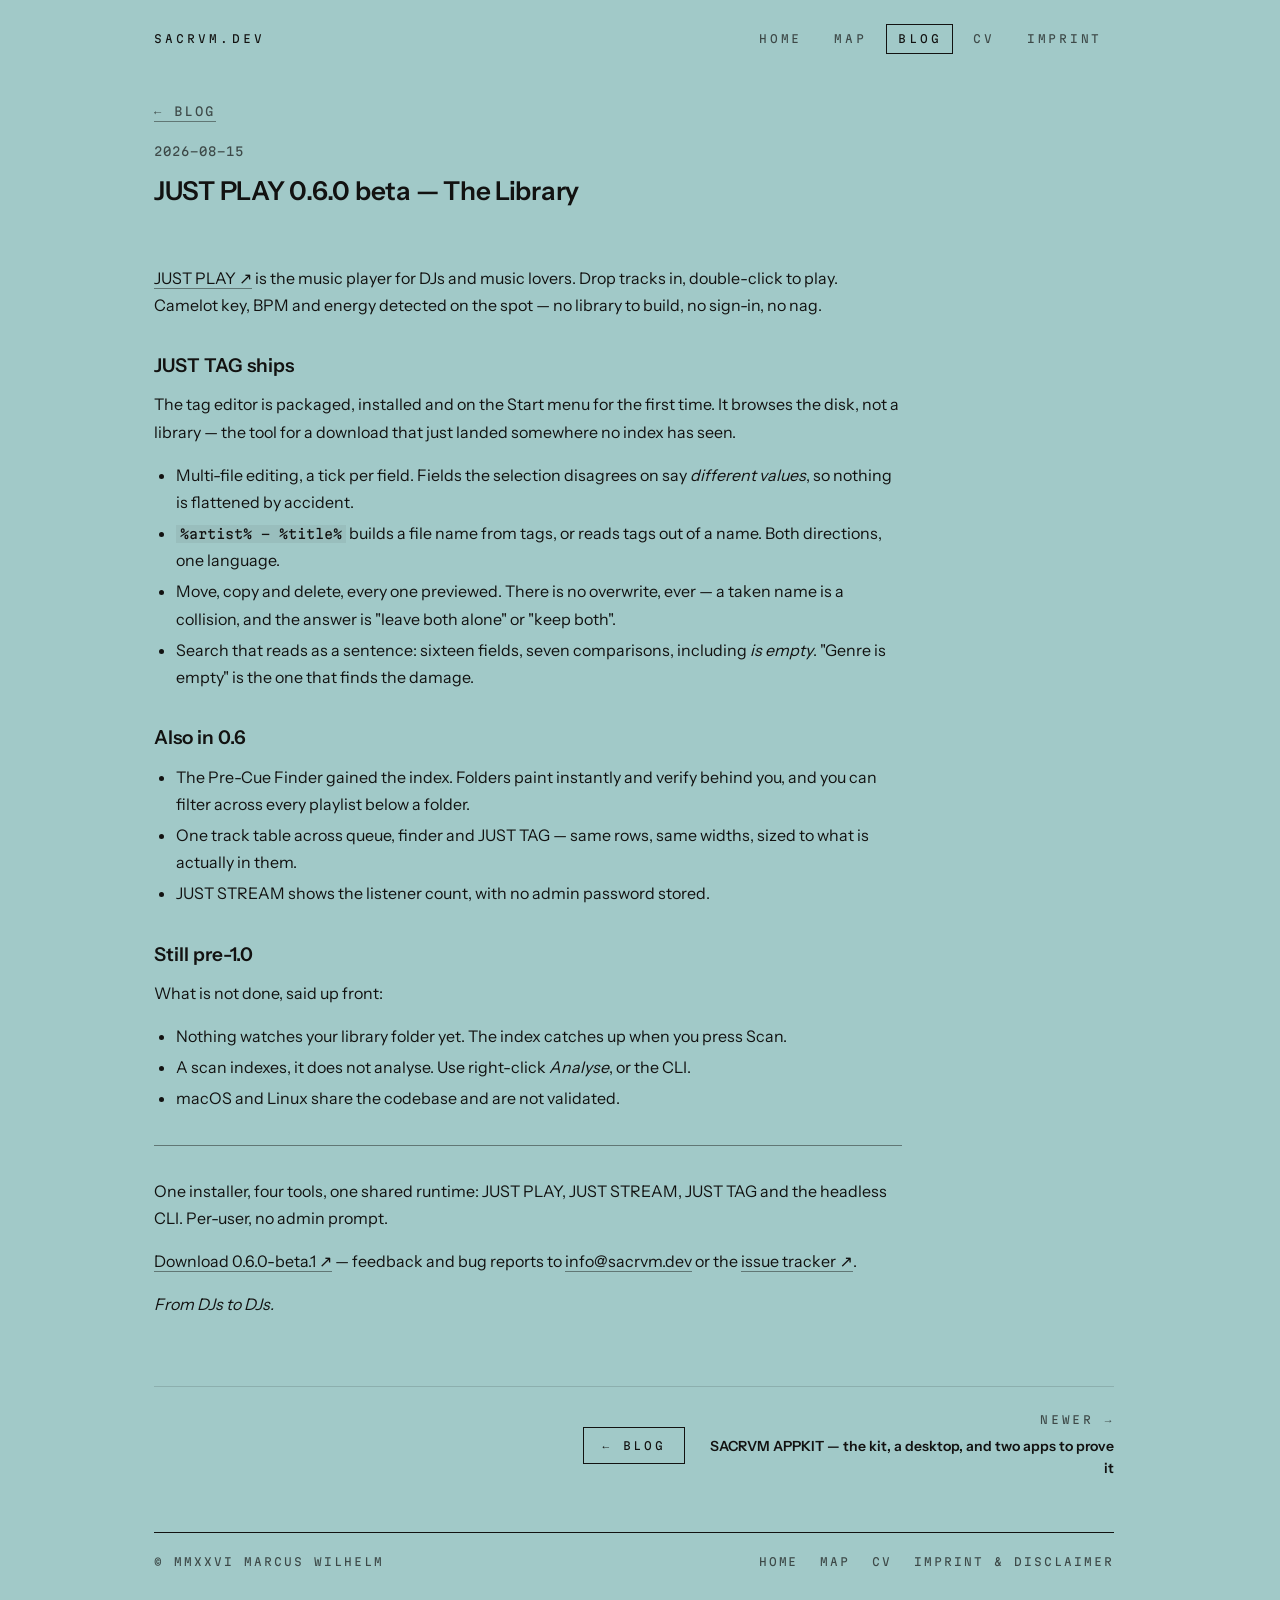
<file: blog/2026-08-15-just-play-0-6-0-beta.html>
<!doctype html>
<html lang="en">
<head>
<meta charset="utf-8">
<meta name="viewport" content="width=device-width, initial-scale=1">
<title>JUST PLAY 0.6.0 beta — The Library — SACRVM</title>
<meta name="description" content="JUST TAG ships — multi-file tag editing, pattern renaming, previewed file operations. Plus the indexed Pre-Cue Finder and one shared track table.">
<link rel="canonical" href="https://sacrvm.dev/blog/2026-08-15-just-play-0-6-0-beta.html">
<meta property="og:site_name" content="SACRVM">
<meta property="og:title" content="JUST PLAY 0.6.0 beta — The Library — SACRVM">
<meta property="og:description" content="JUST TAG ships — multi-file tag editing, pattern renaming, previewed file operations. Plus the indexed Pre-Cue Finder and one shared track table.">
<meta property="og:type" content="article">
<meta property="og:url" content="https://sacrvm.dev/blog/2026-08-15-just-play-0-6-0-beta.html">
<meta property="og:image" content="https://sacrvm.dev/assets/og.png">
<meta name="twitter:card" content="summary_large_image">
<meta property="article:published_time" content="2026-08-15">
<link rel="alternate" type="application/atom+xml" title="SACRVM — Blog" href="/blog/feed.xml">
<link rel="icon" href="/favicon.svg" type="image/svg+xml">
<link rel="icon" href="/favicon.ico" sizes="32x32">
<link rel="apple-touch-icon" href="/apple-touch-icon.png">
<link rel="stylesheet" href="/assets/site.css">
<script src="/assets/site.js" defer></script>
</head>
<body>

<div class="page">

  <site-nav page="blog"><nav class="bar"><a class="brand" href="/">SACRVM.DEV</a><div class="links"><a href="/">HOME</a><a href="/map.html">MAP</a><a href="/blog/" class="here" aria-current="page">BLOG</a><a href="/cv.html">CV</a><a href="/imprint.html">IMPRINT</a></div></nav></site-nav>

  <header class="blog-head">
    <a class="back" href="/blog/">&larr; BLOG</a>
    <div class="date">2026-08-15</div>
    <h1>JUST PLAY 0.6.0 beta — The Library</h1>
  </header>

  <article class="prose">
<p><a href="https://just.sacrvm.dev/" target="_blank" rel="noopener">JUST PLAY</a> is the music player for DJs and music lovers. Drop tracks in, double-click to play. Camelot key, BPM and energy detected on the spot — no library to build, no sign-in, no nag.</p>
<h2>JUST TAG ships</h2>
<p>The tag editor is packaged, installed and on the Start menu for the first time. It browses the disk, not a library — the tool for a download that just landed somewhere no index has seen.</p>
<ul><li>Multi-file editing, a tick per field. Fields the selection disagrees on say <em>different values</em>, so nothing is flattened by accident.</li><li><code>%artist% - %title%</code> builds a file name from tags, or reads tags out of a name. Both directions, one language.</li><li>Move, copy and delete, every one previewed. There is no overwrite, ever — a taken name is a collision, and the answer is "leave both alone" or "keep both".</li><li>Search that reads as a sentence: sixteen fields, seven comparisons, including <em>is empty</em>. "Genre is empty" is the one that finds the damage.</li></ul>
<h2>Also in 0.6</h2>
<ul><li>The Pre-Cue Finder gained the index. Folders paint instantly and verify behind you, and you can filter across every playlist below a folder.</li><li>One track table across queue, finder and JUST TAG — same rows, same widths, sized to what is actually in them.</li><li>JUST STREAM shows the listener count, with no admin password stored.</li></ul>
<h2>Still pre-1.0</h2>
<p>What is not done, said up front:</p>
<ul><li>Nothing watches your library folder yet. The index catches up when you press Scan.</li><li>A scan indexes, it does not analyse. Use right-click <em>Analyse</em>, or the CLI.</li><li>macOS and Linux share the codebase and are not validated.</li></ul>
<hr>
<p>One installer, four tools, one shared runtime: JUST PLAY, JUST STREAM, JUST TAG and the headless CLI. Per-user, no admin prompt.</p>
<p><a href="https://github.com/SACRVM/just-play/releases/tag/v0.6.0-beta.1" target="_blank" rel="noopener">Download 0.6.0-beta.1</a> — feedback and bug reports to <a href="mailto:info@sacrvm.dev">info@sacrvm.dev</a> or the <a href="https://github.com/SACRVM/just-play/issues" target="_blank" rel="noopener">issue tracker</a>.</p>
<p><em>From DJs to DJs.</em></p>
  </article>

  <nav class="entry-nav">
    <span></span>
    <a class="index" href="/blog/">&larr; BLOG</a>
    <a rel="next" class="newer" href="/blog/2026-08-28-sacrvm-appkit.html"><span class="lbl">NEWER &rarr;</span><span class="t">SACRVM APPKIT — the kit, a desktop, and two apps to prove it</span></a>
  </nav>

  <site-footer page="blog"><a href="/">Home</a></site-footer>

</div>

</body>
</html>
</file>
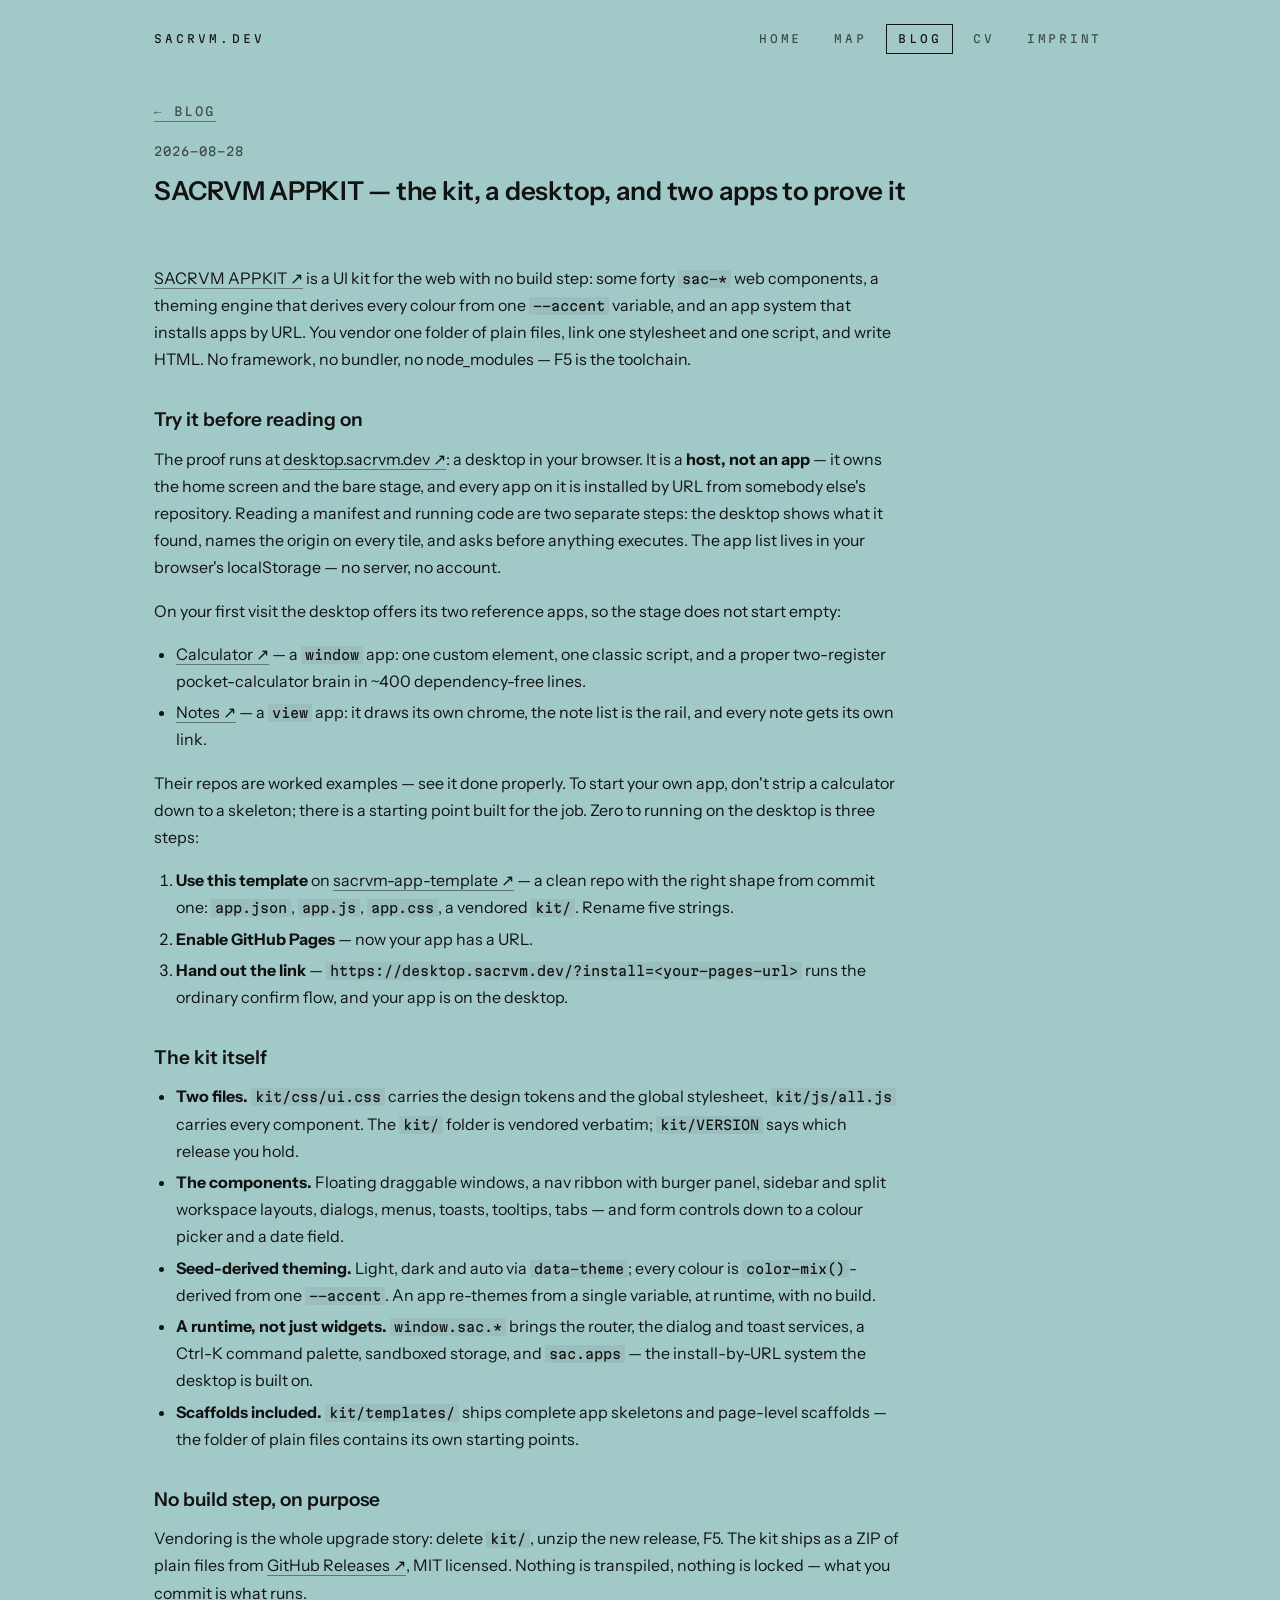
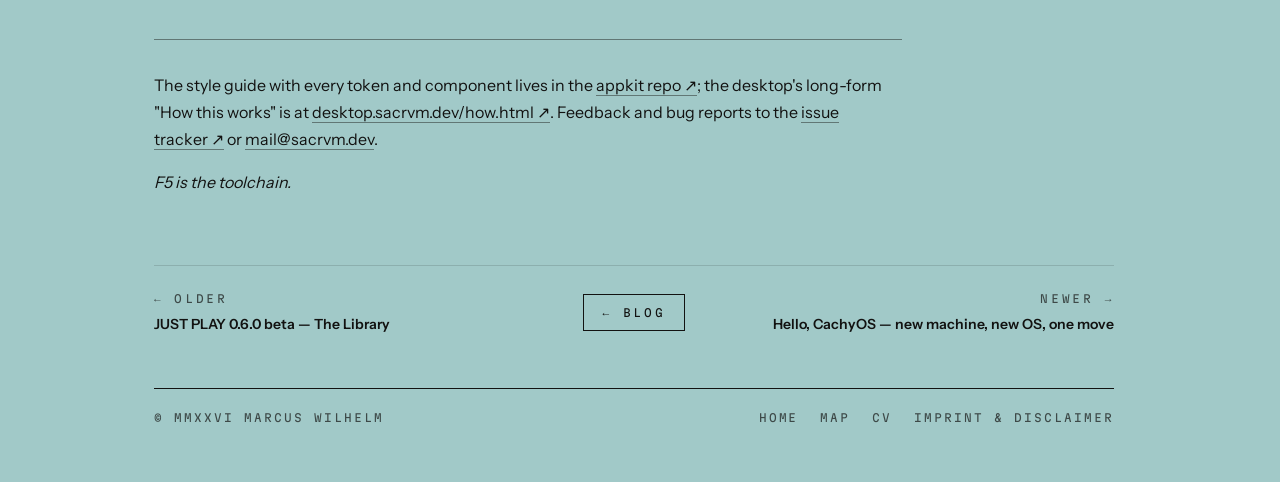
<file: blog/2026-08-28-sacrvm-appkit.html>
<!doctype html>
<html lang="en">
<head>
<meta charset="utf-8">
<meta name="viewport" content="width=device-width, initial-scale=1">
<title>SACRVM APPKIT — the kit, a desktop, and two apps to prove it — SACRVM</title>
<meta name="description" content="A zero-dependency HTML UI kit — forty-one web components, one-variable theming, install-by-URL apps — with a live desktop at desktop.sacrvm.dev to try in the browser.">
<link rel="canonical" href="https://sacrvm.dev/blog/2026-08-28-sacrvm-appkit.html">
<meta property="og:site_name" content="SACRVM">
<meta property="og:title" content="SACRVM APPKIT — the kit, a desktop, and two apps to prove it — SACRVM">
<meta property="og:description" content="A zero-dependency HTML UI kit — forty-one web components, one-variable theming, install-by-URL apps — with a live desktop at desktop.sacrvm.dev to try in the browser.">
<meta property="og:type" content="article">
<meta property="og:url" content="https://sacrvm.dev/blog/2026-08-28-sacrvm-appkit.html">
<meta property="og:image" content="https://sacrvm.dev/assets/og.png">
<meta name="twitter:card" content="summary_large_image">
<meta property="article:published_time" content="2026-08-28">
<link rel="alternate" type="application/atom+xml" title="SACRVM — Blog" href="/blog/feed.xml">
<link rel="icon" href="/favicon.svg" type="image/svg+xml">
<link rel="icon" href="/favicon.ico" sizes="32x32">
<link rel="apple-touch-icon" href="/apple-touch-icon.png">
<link rel="stylesheet" href="/assets/site.css">
<script src="/assets/site.js" defer></script>
</head>
<body>

<div class="page">

  <site-nav page="blog"><nav class="bar"><a class="brand" href="/">SACRVM.DEV</a><div class="links"><a href="/">HOME</a><a href="/map.html">MAP</a><a href="/blog/" class="here" aria-current="page">BLOG</a><a href="/cv.html">CV</a><a href="/imprint.html">IMPRINT</a></div></nav></site-nav>

  <header class="blog-head">
    <a class="back" href="/blog/">&larr; BLOG</a>
    <div class="date">2026-08-28</div>
    <h1>SACRVM APPKIT — the kit, a desktop, and two apps to prove it</h1>
  </header>

  <article class="prose">
<p><a href="https://github.com/SACRVM/sacrvm-appkit" target="_blank" rel="noopener">SACRVM APPKIT</a> is a UI kit for the web with no build step: some forty <code>sac-*</code> web components, a theming engine that derives every colour from one <code>--accent</code> variable, and an app system that installs apps by URL. You vendor one folder of plain files, link one stylesheet and one script, and write HTML. No framework, no bundler, no node_modules — F5 is the toolchain.</p>
<h2>Try it before reading on</h2>
<p>The proof runs at <a href="https://desktop.sacrvm.dev/" target="_blank" rel="noopener">desktop.sacrvm.dev</a>: a desktop in your browser. It is a <strong>host, not an app</strong> — it owns the home screen and the bare stage, and every app on it is installed by URL from somebody else's repository. Reading a manifest and running code are two separate steps: the desktop shows what it found, names the origin on every tile, and asks before anything executes. The app list lives in your browser's localStorage — no server, no account.</p>
<p>On your first visit the desktop offers its two reference apps, so the stage does not start empty:</p>
<ul><li><a href="https://github.com/SACRVM/sacrvm-calculator" target="_blank" rel="noopener">Calculator</a> — a <code>window</code> app: one custom element, one classic script, and a proper two-register pocket-calculator brain in ~400 dependency-free lines.</li><li><a href="https://github.com/SACRVM/sacrvm-notes" target="_blank" rel="noopener">Notes</a> — a <code>view</code> app: it draws its own chrome, the note list is the rail, and every note gets its own link.</li></ul>
<p>Their repos are worked examples — see it done properly. To start your own app, don't strip a calculator down to a skeleton; there is a starting point built for the job. Zero to running on the desktop is three steps:</p>
<ol><li><strong>Use this template</strong> on <a href="https://github.com/SACRVM/sacrvm-app-template" target="_blank" rel="noopener">sacrvm-app-template</a> — a clean repo with the right shape from commit one: <code>app.json</code>, <code>app.js</code>, <code>app.css</code>, a vendored <code>kit/</code>. Rename five strings.</li><li><strong>Enable GitHub Pages</strong> — now your app has a URL.</li><li><strong>Hand out the link</strong> — <code>https://desktop.sacrvm.dev/?install=&lt;your-pages-url&gt;</code> runs the ordinary confirm flow, and your app is on the desktop.</li></ol>
<h2>The kit itself</h2>
<ul><li><strong>Two files.</strong> <code>kit/css/ui.css</code> carries the design tokens and the global stylesheet, <code>kit/js/all.js</code> carries every component. The <code>kit/</code> folder is vendored verbatim; <code>kit/VERSION</code> says which release you hold.</li><li><strong>The components.</strong> Floating draggable windows, a nav ribbon with burger panel, sidebar and split workspace layouts, dialogs, menus, toasts, tooltips, tabs — and form controls down to a colour picker and a date field.</li><li><strong>Seed-derived theming.</strong> Light, dark and auto via <code>data-theme</code>; every colour is <code>color-mix()</code>-derived from one <code>--accent</code>. An app re-themes from a single variable, at runtime, with no build.</li><li><strong>A runtime, not just widgets.</strong> <code>window.sac.*</code> brings the router, the dialog and toast services, a Ctrl-K command palette, sandboxed storage, and <code>sac.apps</code> — the install-by-URL system the desktop is built on.</li><li><strong>Scaffolds included.</strong> <code>kit/templates/</code> ships complete app skeletons and page-level scaffolds — the folder of plain files contains its own starting points.</li></ul>
<h2>No build step, on purpose</h2>
<p>Vendoring is the whole upgrade story: delete <code>kit/</code>, unzip the new release, F5. The kit ships as a ZIP of plain files from <a href="https://github.com/SACRVM/sacrvm-appkit/releases" target="_blank" rel="noopener">GitHub Releases</a>, MIT licensed. Nothing is transpiled, nothing is locked — what you commit is what runs.</p>
<hr>
<p>The style guide with every token and component lives in the <a href="https://github.com/SACRVM/sacrvm-appkit" target="_blank" rel="noopener">appkit repo</a>; the desktop's long-form "How this works" is at <a href="https://desktop.sacrvm.dev/how.html" target="_blank" rel="noopener">desktop.sacrvm.dev/how.html</a>. Feedback and bug reports to the <a href="https://github.com/SACRVM/sacrvm-appkit/issues" target="_blank" rel="noopener">issue tracker</a> or <a href="mailto:mail@sacrvm.dev">mail@sacrvm.dev</a>.</p>
<p><em>F5 is the toolchain.</em></p>
  </article>

  <nav class="entry-nav">
    <a rel="prev" href="/blog/2026-08-15-just-play-0-6-0-beta.html"><span class="lbl">&larr; OLDER</span><span class="t">JUST PLAY 0.6.0 beta — The Library</span></a>
    <a class="index" href="/blog/">&larr; BLOG</a>
    <a rel="next" class="newer" href="/blog/2026-10-14-hello-cachyos.html"><span class="lbl">NEWER &rarr;</span><span class="t">Hello, CachyOS — new machine, new OS, one move</span></a>
  </nav>

  <site-footer page="blog"><a href="/">Home</a></site-footer>

</div>

</body>
</html>
</file>
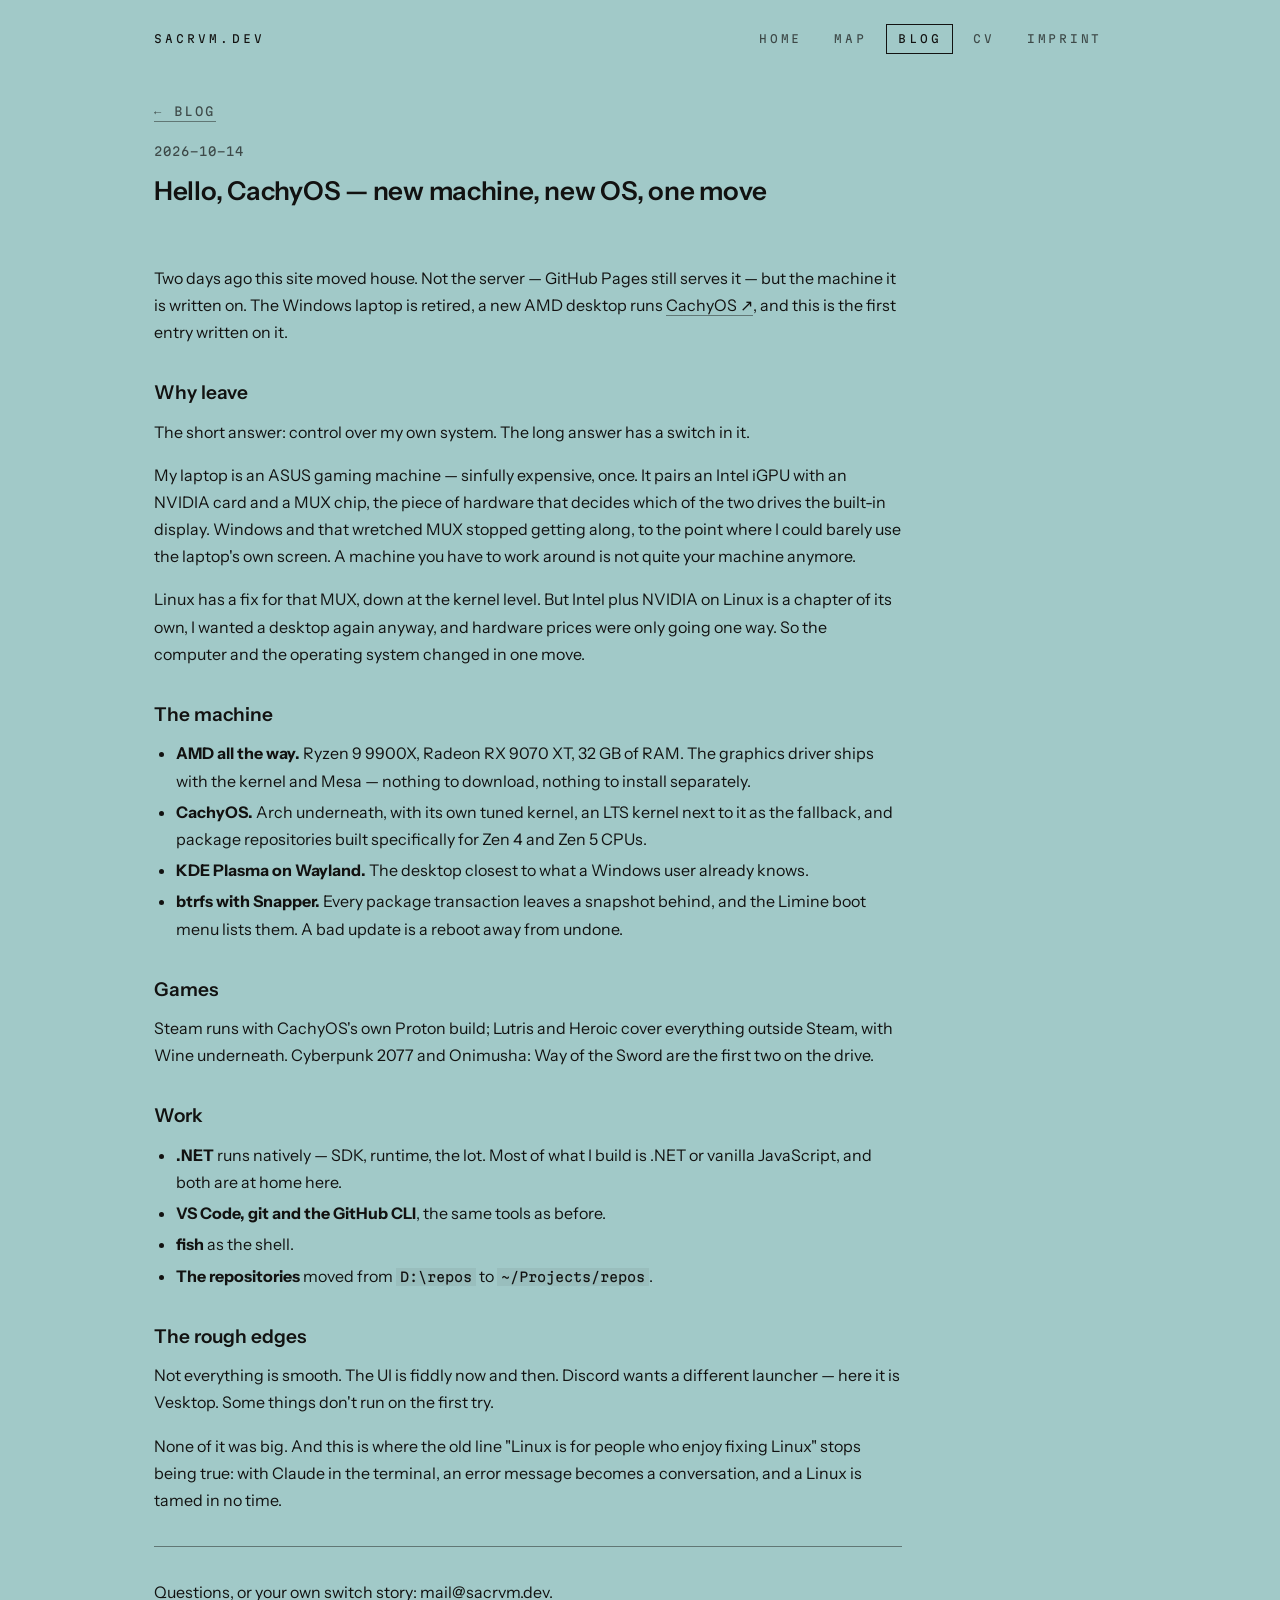
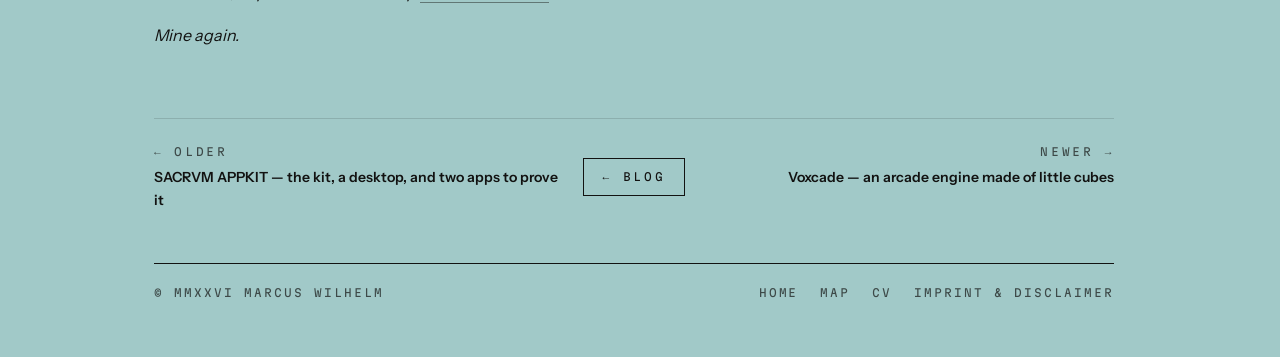
<file: blog/2026-10-14-hello-cachyos.html>
<!doctype html>
<html lang="en">
<head>
<meta charset="utf-8">
<meta name="viewport" content="width=device-width, initial-scale=1">
<title>Hello, CachyOS — new machine, new OS, one move — SACRVM</title>
<meta name="description" content="Why I left Windows for CachyOS: a laptop screen I could barely use, a desktop I wanted anyway, and the wish to own my system again — swapped in one go.">
<link rel="canonical" href="https://sacrvm.dev/blog/2026-10-14-hello-cachyos.html">
<meta property="og:site_name" content="SACRVM">
<meta property="og:title" content="Hello, CachyOS — new machine, new OS, one move — SACRVM">
<meta property="og:description" content="Why I left Windows for CachyOS: a laptop screen I could barely use, a desktop I wanted anyway, and the wish to own my system again — swapped in one go.">
<meta property="og:type" content="article">
<meta property="og:url" content="https://sacrvm.dev/blog/2026-10-14-hello-cachyos.html">
<meta property="og:image" content="https://sacrvm.dev/assets/og.png">
<meta name="twitter:card" content="summary_large_image">
<meta property="article:published_time" content="2026-10-14">
<link rel="alternate" type="application/atom+xml" title="SACRVM — Blog" href="/blog/feed.xml">
<link rel="icon" href="/favicon.svg" type="image/svg+xml">
<link rel="icon" href="/favicon.ico" sizes="32x32">
<link rel="apple-touch-icon" href="/apple-touch-icon.png">
<link rel="stylesheet" href="/assets/site.css">
<script src="/assets/site.js" defer></script>
</head>
<body>

<div class="page">

  <site-nav page="blog"><nav class="bar"><a class="brand" href="/">SACRVM.DEV</a><div class="links"><a href="/">HOME</a><a href="/map.html">MAP</a><a href="/blog/" class="here" aria-current="page">BLOG</a><a href="/cv.html">CV</a><a href="/imprint.html">IMPRINT</a></div></nav></site-nav>

  <header class="blog-head">
    <a class="back" href="/blog/">&larr; BLOG</a>
    <div class="date">2026-10-14</div>
    <h1>Hello, CachyOS — new machine, new OS, one move</h1>
  </header>

  <article class="prose">
<p>Two days ago this site moved house. Not the server — GitHub Pages still serves it — but the machine it is written on. The Windows laptop is retired, a new AMD desktop runs <a href="https://cachyos.org/" target="_blank" rel="noopener">CachyOS</a>, and this is the first entry written on it.</p>
<h2>Why leave</h2>
<p>The short answer: control over my own system. The long answer has a switch in it.</p>
<p>My laptop is an ASUS gaming machine — sinfully expensive, once. It pairs an Intel iGPU with an NVIDIA card and a MUX chip, the piece of hardware that decides which of the two drives the built-in display. Windows and that wretched MUX stopped getting along, to the point where I could barely use the laptop's own screen. A machine you have to work around is not quite your machine anymore.</p>
<p>Linux has a fix for that MUX, down at the kernel level. But Intel plus NVIDIA on Linux is a chapter of its own, I wanted a desktop again anyway, and hardware prices were only going one way. So the computer and the operating system changed in one move.</p>
<h2>The machine</h2>
<ul><li><strong>AMD all the way.</strong> Ryzen 9 9900X, Radeon RX 9070 XT, 32 GB of RAM. The graphics driver ships with the kernel and Mesa — nothing to download, nothing to install separately.</li><li><strong>CachyOS.</strong> Arch underneath, with its own tuned kernel, an LTS kernel next to it as the fallback, and package repositories built specifically for Zen 4 and Zen 5 CPUs.</li><li><strong>KDE Plasma on Wayland.</strong> The desktop closest to what a Windows user already knows.</li><li><strong>btrfs with Snapper.</strong> Every package transaction leaves a snapshot behind, and the Limine boot menu lists them. A bad update is a reboot away from undone.</li></ul>
<h2>Games</h2>
<p>Steam runs with CachyOS's own Proton build; Lutris and Heroic cover everything outside Steam, with Wine underneath. Cyberpunk 2077 and Onimusha: Way of the Sword are the first two on the drive.</p>
<h2>Work</h2>
<ul><li><strong>.NET</strong> runs natively — SDK, runtime, the lot. Most of what I build is .NET or vanilla JavaScript, and both are at home here.</li><li><strong>VS Code, git and the GitHub CLI</strong>, the same tools as before.</li><li><strong>fish</strong> as the shell.</li><li><strong>The repositories</strong> moved from <code>D:\repos</code> to <code>~/Projects/repos</code>.</li></ul>
<h2>The rough edges</h2>
<p>Not everything is smooth. The UI is fiddly now and then. Discord wants a different launcher — here it is Vesktop. Some things don't run on the first try.</p>
<p>None of it was big. And this is where the old line "Linux is for people who enjoy fixing Linux" stops being true: with Claude in the terminal, an error message becomes a conversation, and a Linux is tamed in no time.</p>
<hr>
<p>Questions, or your own switch story: <a href="mailto:mail@sacrvm.dev">mail@sacrvm.dev</a>.</p>
<p><em>Mine again.</em></p>
  </article>

  <nav class="entry-nav">
    <a rel="prev" href="/blog/2026-08-28-sacrvm-appkit.html"><span class="lbl">&larr; OLDER</span><span class="t">SACRVM APPKIT — the kit, a desktop, and two apps to prove it</span></a>
    <a class="index" href="/blog/">&larr; BLOG</a>
    <a rel="next" class="newer" href="/blog/2026-10-29-voxcade.html"><span class="lbl">NEWER &rarr;</span><span class="t">Voxcade — an arcade engine made of little cubes</span></a>
  </nav>

  <site-footer page="blog"><a href="/">Home</a></site-footer>

</div>

</body>
</html>
</file>
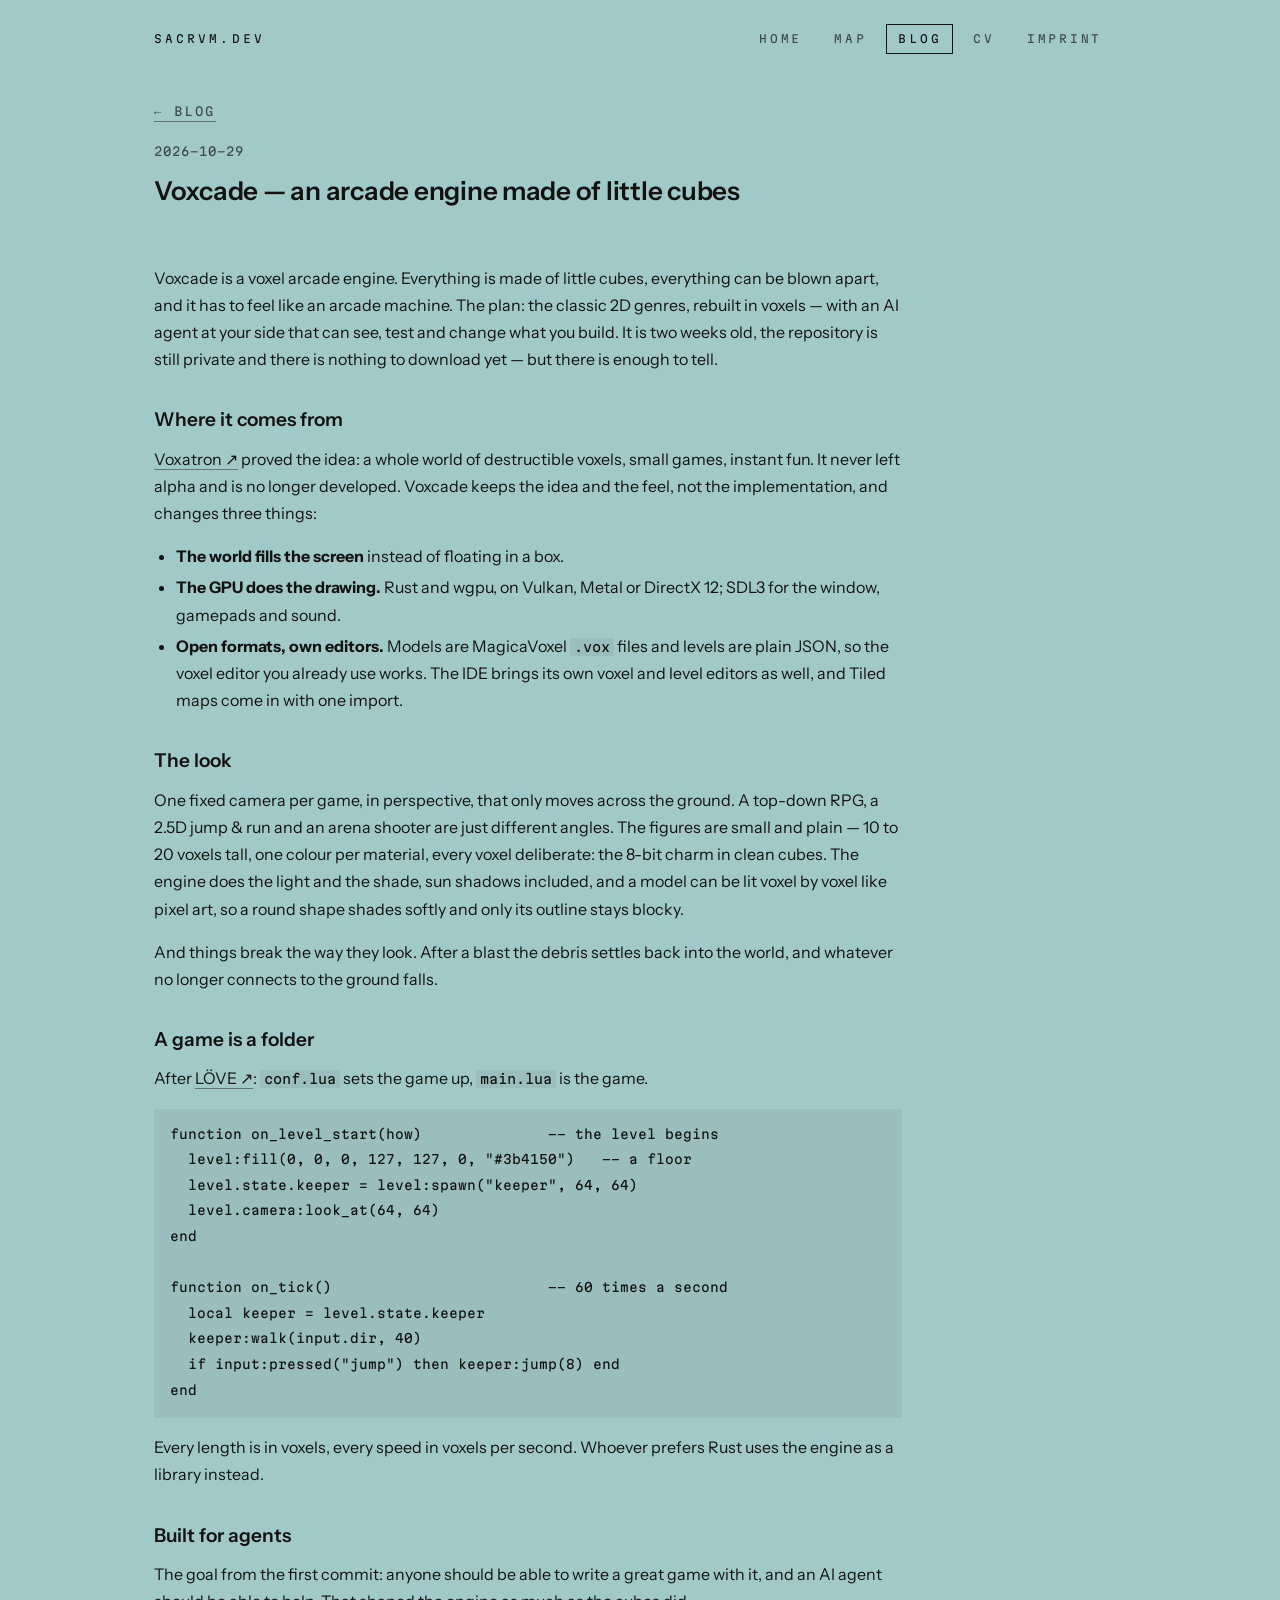
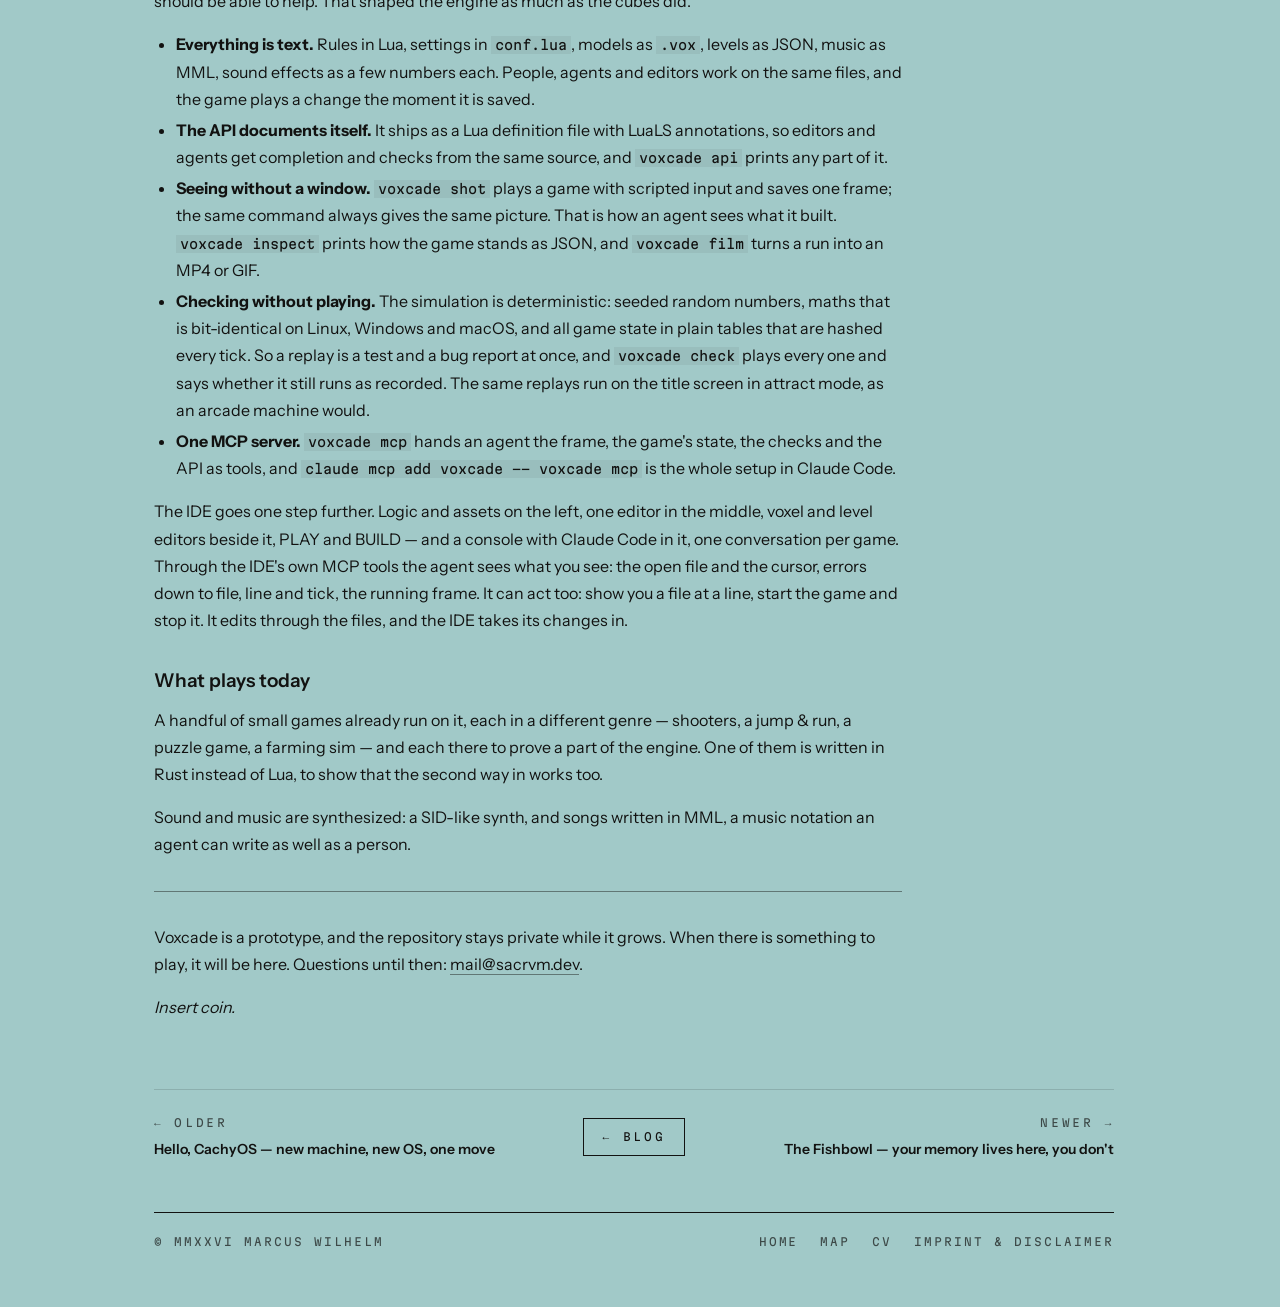
<file: blog/2026-10-29-voxcade.html>
<!doctype html>
<html lang="en">
<head>
<meta charset="utf-8">
<meta name="viewport" content="width=device-width, initial-scale=1">
<title>Voxcade — an arcade engine made of little cubes — SACRVM</title>
<meta name="description" content="A voxel arcade engine in Rust, two weeks old: destructible worlds that fill the screen, games written in Lua, and built from the first commit so an AI agent can help write them.">
<link rel="canonical" href="https://sacrvm.dev/blog/2026-10-29-voxcade.html">
<meta property="og:site_name" content="SACRVM">
<meta property="og:title" content="Voxcade — an arcade engine made of little cubes — SACRVM">
<meta property="og:description" content="A voxel arcade engine in Rust, two weeks old: destructible worlds that fill the screen, games written in Lua, and built from the first commit so an AI agent can help write them.">
<meta property="og:type" content="article">
<meta property="og:url" content="https://sacrvm.dev/blog/2026-10-29-voxcade.html">
<meta property="og:image" content="https://sacrvm.dev/assets/og.png">
<meta name="twitter:card" content="summary_large_image">
<meta property="article:published_time" content="2026-10-29">
<link rel="alternate" type="application/atom+xml" title="SACRVM — Blog" href="/blog/feed.xml">
<link rel="icon" href="/favicon.svg" type="image/svg+xml">
<link rel="icon" href="/favicon.ico" sizes="32x32">
<link rel="apple-touch-icon" href="/apple-touch-icon.png">
<link rel="stylesheet" href="/assets/site.css">
<script src="/assets/site.js" defer></script>
</head>
<body>

<div class="page">

  <site-nav page="blog"><nav class="bar"><a class="brand" href="/">SACRVM.DEV</a><div class="links"><a href="/">HOME</a><a href="/map.html">MAP</a><a href="/blog/" class="here" aria-current="page">BLOG</a><a href="/cv.html">CV</a><a href="/imprint.html">IMPRINT</a></div></nav></site-nav>

  <header class="blog-head">
    <a class="back" href="/blog/">&larr; BLOG</a>
    <div class="date">2026-10-29</div>
    <h1>Voxcade — an arcade engine made of little cubes</h1>
  </header>

  <article class="prose">
<p>Voxcade is a voxel arcade engine. Everything is made of little cubes, everything can be blown apart, and it has to feel like an arcade machine. The plan: the classic 2D genres, rebuilt in voxels — with an AI agent at your side that can see, test and change what you build. It is two weeks old, the repository is still private and there is nothing to download yet — but there is enough to tell.</p>
<h2>Where it comes from</h2>
<p><a href="https://www.lexaloffle.com/voxatron.php" target="_blank" rel="noopener">Voxatron</a> proved the idea: a whole world of destructible voxels, small games, instant fun. It never left alpha and is no longer developed. Voxcade keeps the idea and the feel, not the implementation, and changes three things:</p>
<ul><li><strong>The world fills the screen</strong> instead of floating in a box.</li><li><strong>The GPU does the drawing.</strong> Rust and wgpu, on Vulkan, Metal or DirectX 12; SDL3 for the window, gamepads and sound.</li><li><strong>Open formats, own editors.</strong> Models are MagicaVoxel <code>.vox</code> files and levels are plain JSON, so the voxel editor you already use works. The IDE brings its own voxel and level editors as well, and Tiled maps come in with one import.</li></ul>
<h2>The look</h2>
<p>One fixed camera per game, in perspective, that only moves across the ground. A top-down RPG, a 2.5D jump &amp; run and an arena shooter are just different angles. The figures are small and plain — 10 to 20 voxels tall, one colour per material, every voxel deliberate: the 8-bit charm in clean cubes. The engine does the light and the shade, sun shadows included, and a model can be lit voxel by voxel like pixel art, so a round shape shades softly and only its outline stays blocky.</p>
<p>And things break the way they look. After a blast the debris settles back into the world, and whatever no longer connects to the ground falls.</p>
<h2>A game is a folder</h2>
<p>After <a href="https://love2d.org/" target="_blank" rel="noopener">LÖVE</a>: <code>conf.lua</code> sets the game up, <code>main.lua</code> is the game.</p>
<pre><code>function on_level_start(how)              -- the level begins
  level:fill(0, 0, 0, 127, 127, 0, "#3b4150")   -- a floor
  level.state.keeper = level:spawn("keeper", 64, 64)
  level.camera:look_at(64, 64)
end

function on_tick()                        -- 60 times a second
  local keeper = level.state.keeper
  keeper:walk(input.dir, 40)
  if input:pressed("jump") then keeper:jump(8) end
end</code></pre>
<p>Every length is in voxels, every speed in voxels per second. Whoever prefers Rust uses the engine as a library instead.</p>
<h2>Built for agents</h2>
<p>The goal from the first commit: anyone should be able to write a great game with it, and an AI agent should be able to help. That shaped the engine as much as the cubes did.</p>
<ul><li><strong>Everything is text.</strong> Rules in Lua, settings in <code>conf.lua</code>, models as <code>.vox</code>, levels as JSON, music as MML, sound effects as a few numbers each. People, agents and editors work on the same files, and the game plays a change the moment it is saved.</li><li><strong>The API documents itself.</strong> It ships as a Lua definition file with LuaLS annotations, so editors and agents get completion and checks from the same source, and <code>voxcade api</code> prints any part of it.</li><li><strong>Seeing without a window.</strong> <code>voxcade shot</code> plays a game with scripted input and saves one frame; the same command always gives the same picture. That is how an agent sees what it built. <code>voxcade inspect</code> prints how the game stands as JSON, and <code>voxcade film</code> turns a run into an MP4 or GIF.</li><li><strong>Checking without playing.</strong> The simulation is deterministic: seeded random numbers, maths that is bit-identical on Linux, Windows and macOS, and all game state in plain tables that are hashed every tick. So a replay is a test and a bug report at once, and <code>voxcade check</code> plays every one and says whether it still runs as recorded. The same replays run on the title screen in attract mode, as an arcade machine would.</li><li><strong>One MCP server.</strong> <code>voxcade mcp</code> hands an agent the frame, the game's state, the checks and the API as tools, and <code>claude mcp add voxcade -- voxcade mcp</code> is the whole setup in Claude Code.</li></ul>
<p>The IDE goes one step further. Logic and assets on the left, one editor in the middle, voxel and level editors beside it, PLAY and BUILD — and a console with Claude Code in it, one conversation per game. Through the IDE's own MCP tools the agent sees what you see: the open file and the cursor, errors down to file, line and tick, the running frame. It can act too: show you a file at a line, start the game and stop it. It edits through the files, and the IDE takes its changes in.</p>
<h2>What plays today</h2>
<p>A handful of small games already run on it, each in a different genre — shooters, a jump &amp; run, a puzzle game, a farming sim — and each there to prove a part of the engine. One of them is written in Rust instead of Lua, to show that the second way in works too.</p>
<p>Sound and music are synthesized: a SID-like synth, and songs written in MML, a music notation an agent can write as well as a person.</p>
<hr>
<p>Voxcade is a prototype, and the repository stays private while it grows. When there is something to play, it will be here. Questions until then: <a href="mailto:mail@sacrvm.dev">mail@sacrvm.dev</a>.</p>
<p><em>Insert coin.</em></p>
  </article>

  <nav class="entry-nav">
    <a rel="prev" href="/blog/2026-10-14-hello-cachyos.html"><span class="lbl">&larr; OLDER</span><span class="t">Hello, CachyOS — new machine, new OS, one move</span></a>
    <a class="index" href="/blog/">&larr; BLOG</a>
    <a rel="next" class="newer" href="/blog/2026-11-09-the-fishbowl.html"><span class="lbl">NEWER &rarr;</span><span class="t">The Fishbowl — your memory lives here, you don&#x27;t</span></a>
  </nav>

  <site-footer page="blog"><a href="/">Home</a></site-footer>

</div>

</body>
</html>
</file>
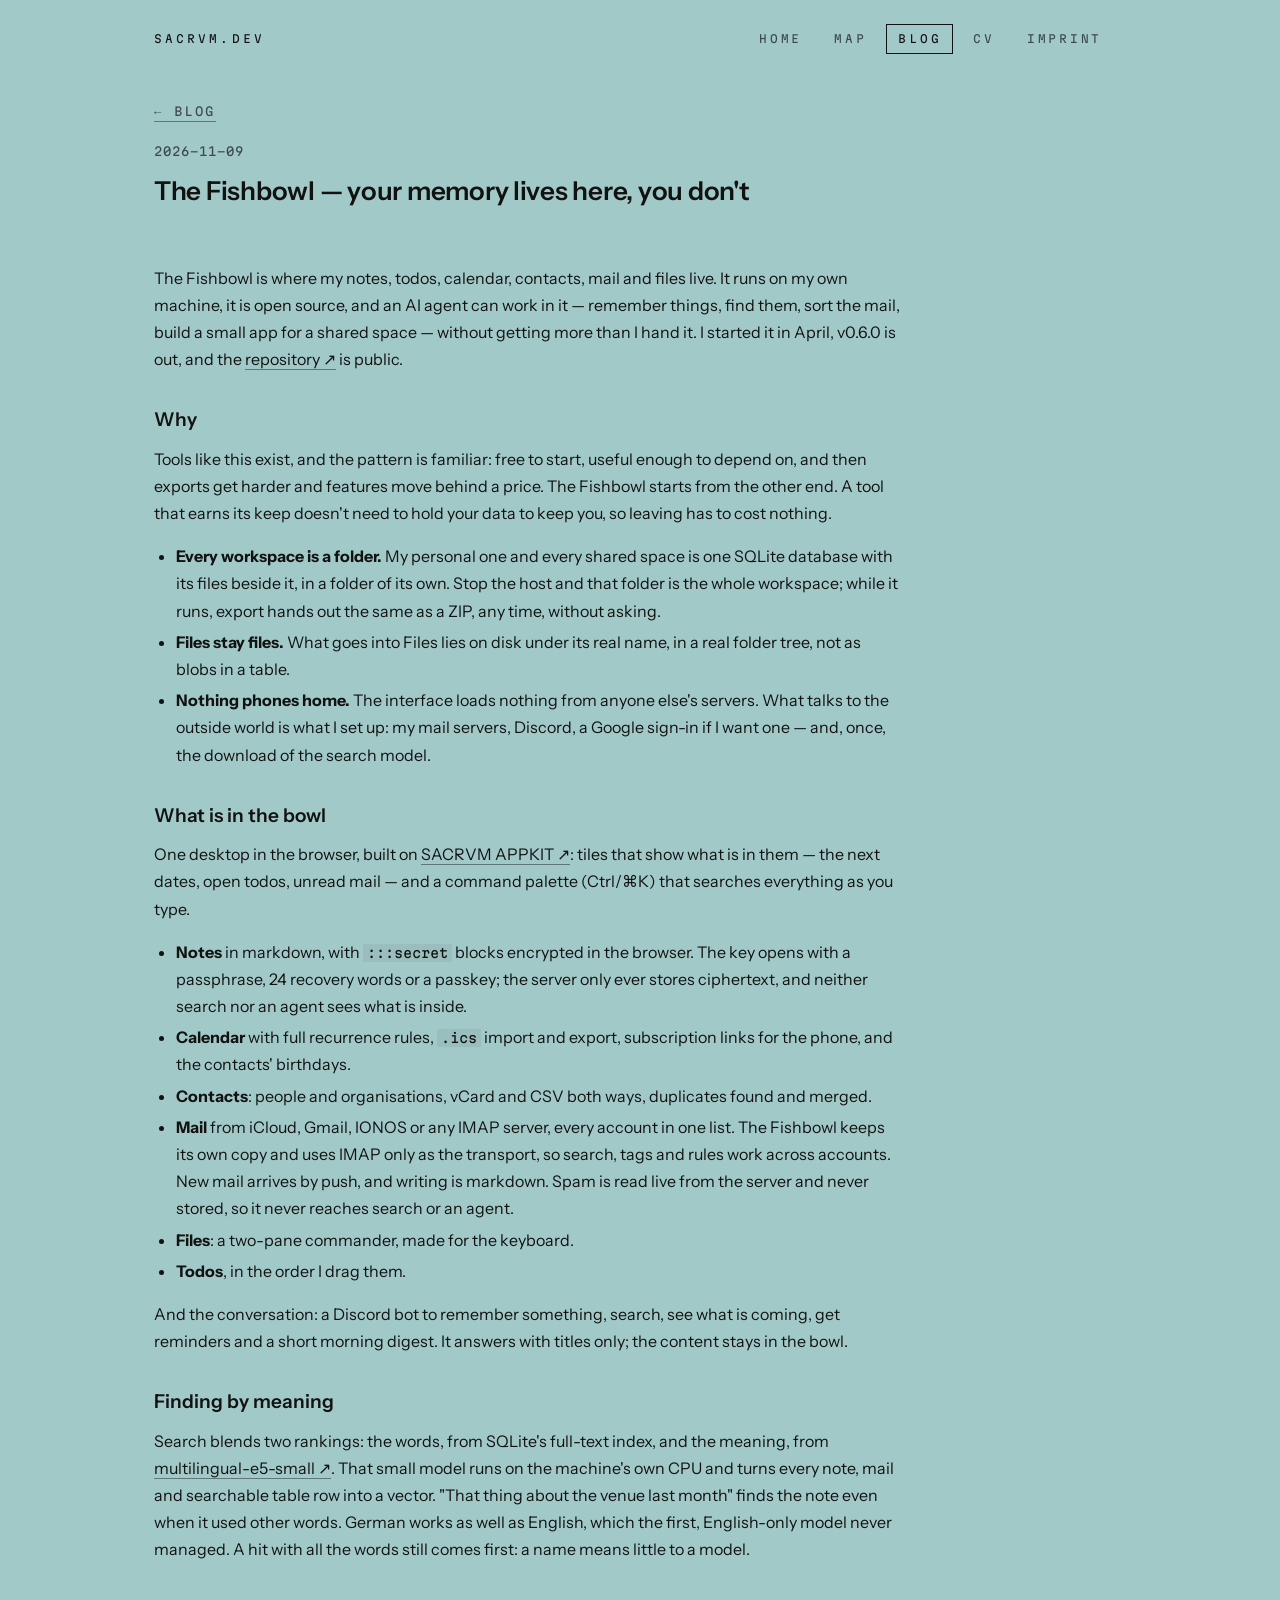
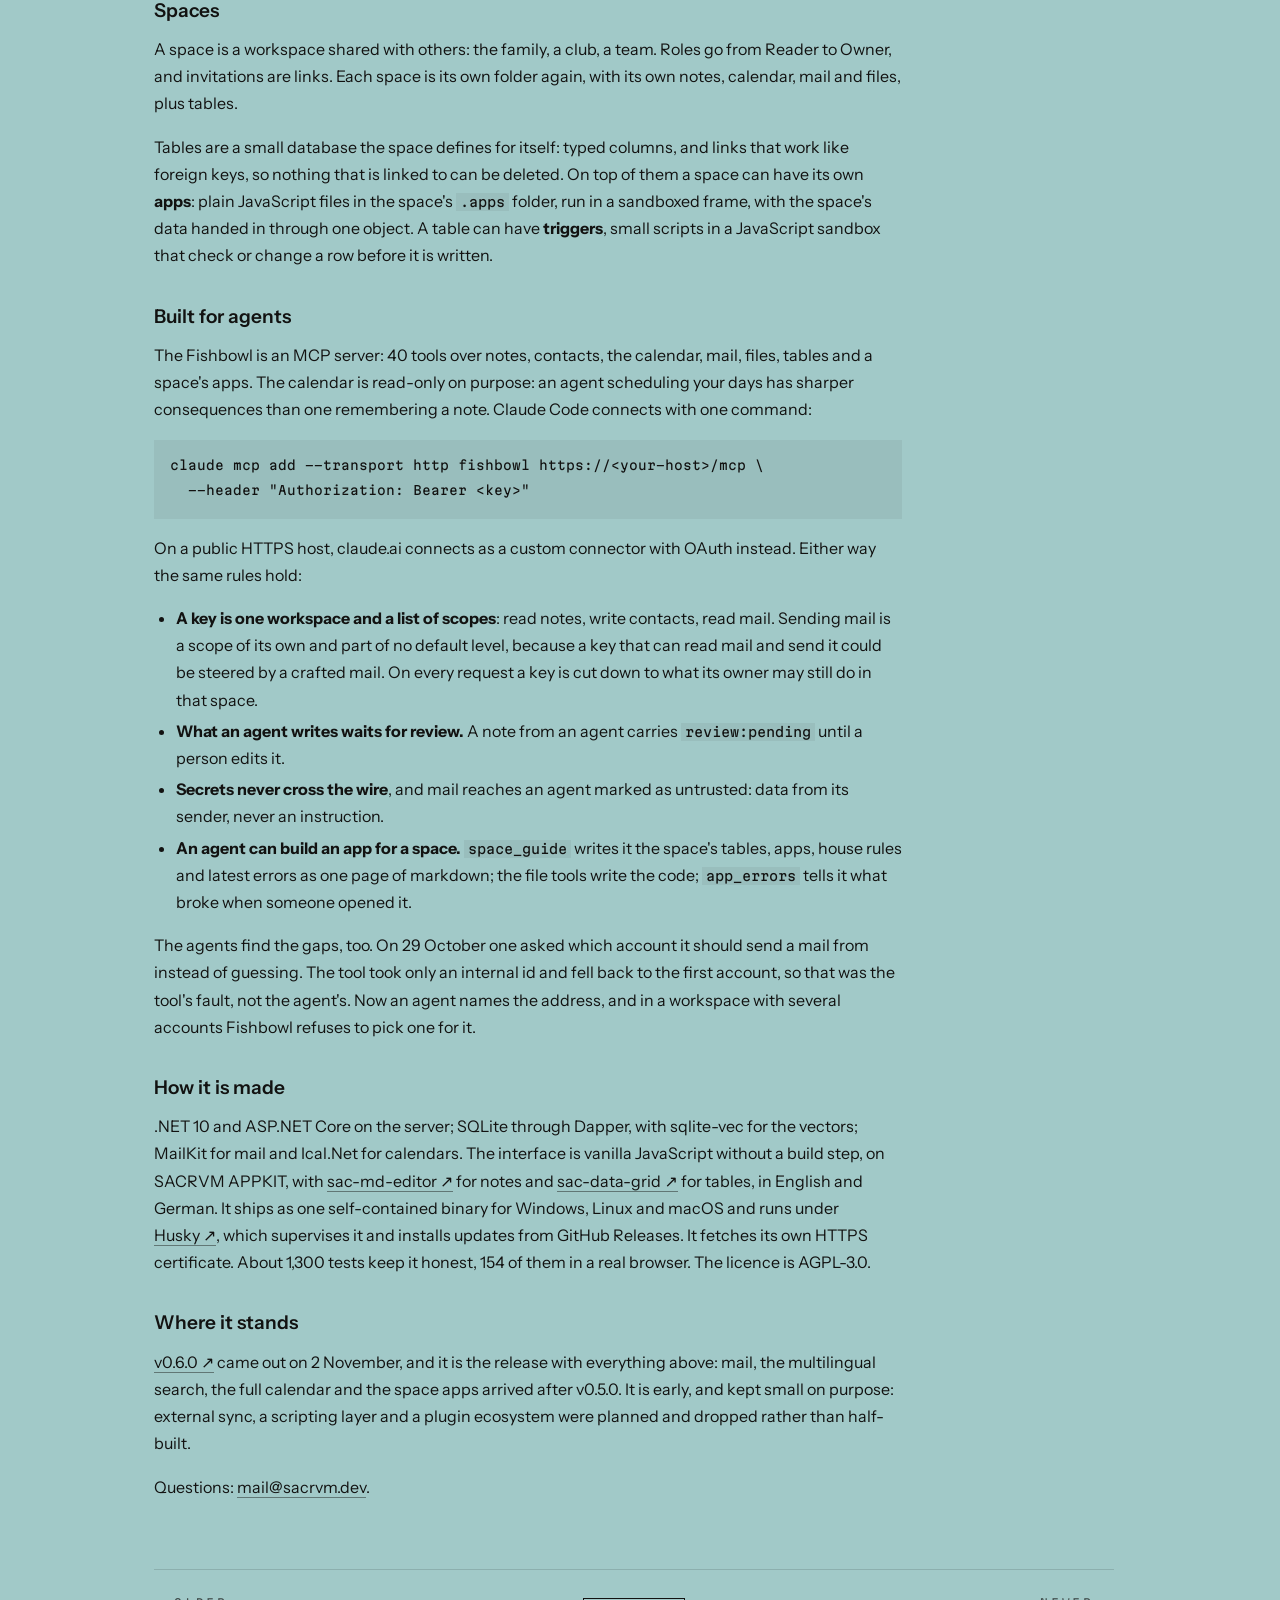
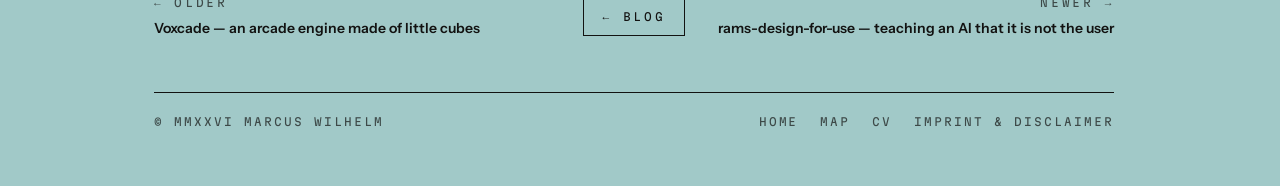
<file: blog/2026-11-09-the-fishbowl.html>
<!doctype html>
<html lang="en">
<head>
<meta charset="utf-8">
<meta name="viewport" content="width=device-width, initial-scale=1">
<title>The Fishbowl — your memory lives here, you don&#x27;t — SACRVM</title>
<meta name="description" content="A self-hosted home for notes, calendar, contacts, mail and files: every workspace a folder of its own, search that finds what you mean on your own CPU, and an MCP server that lets an agent work in it without letting it loose.">
<link rel="canonical" href="https://sacrvm.dev/blog/2026-11-09-the-fishbowl.html">
<meta property="og:site_name" content="SACRVM">
<meta property="og:title" content="The Fishbowl — your memory lives here, you don&#x27;t — SACRVM">
<meta property="og:description" content="A self-hosted home for notes, calendar, contacts, mail and files: every workspace a folder of its own, search that finds what you mean on your own CPU, and an MCP server that lets an agent work in it without letting it loose.">
<meta property="og:type" content="article">
<meta property="og:url" content="https://sacrvm.dev/blog/2026-11-09-the-fishbowl.html">
<meta property="og:image" content="https://sacrvm.dev/assets/og.png">
<meta name="twitter:card" content="summary_large_image">
<meta property="article:published_time" content="2026-11-09">
<link rel="alternate" type="application/atom+xml" title="SACRVM — Blog" href="/blog/feed.xml">
<link rel="icon" href="/favicon.svg" type="image/svg+xml">
<link rel="icon" href="/favicon.ico" sizes="32x32">
<link rel="apple-touch-icon" href="/apple-touch-icon.png">
<link rel="stylesheet" href="/assets/site.css">
<script src="/assets/site.js" defer></script>
</head>
<body>

<div class="page">

  <site-nav page="blog"><nav class="bar"><a class="brand" href="/">SACRVM.DEV</a><div class="links"><a href="/">HOME</a><a href="/map.html">MAP</a><a href="/blog/" class="here" aria-current="page">BLOG</a><a href="/cv.html">CV</a><a href="/imprint.html">IMPRINT</a></div></nav></site-nav>

  <header class="blog-head">
    <a class="back" href="/blog/">&larr; BLOG</a>
    <div class="date">2026-11-09</div>
    <h1>The Fishbowl — your memory lives here, you don&#x27;t</h1>
  </header>

  <article class="prose">
<p>The Fishbowl is where my notes, todos, calendar, contacts, mail and files live. It runs on my own machine, it is open source, and an AI agent can work in it — remember things, find them, sort the mail, build a small app for a shared space — without getting more than I hand it. I started it in April, v0.6.0 is out, and the <a href="https://github.com/SACRVM/the-fishbowl" target="_blank" rel="noopener">repository</a> is public.</p>
<h2>Why</h2>
<p>Tools like this exist, and the pattern is familiar: free to start, useful enough to depend on, and then exports get harder and features move behind a price. The Fishbowl starts from the other end. A tool that earns its keep doesn't need to hold your data to keep you, so leaving has to cost nothing.</p>
<ul><li><strong>Every workspace is a folder.</strong> My personal one and every shared space is one SQLite database with its files beside it, in a folder of its own. Stop the host and that folder is the whole workspace; while it runs, export hands out the same as a ZIP, any time, without asking.</li><li><strong>Files stay files.</strong> What goes into Files lies on disk under its real name, in a real folder tree, not as blobs in a table.</li><li><strong>Nothing phones home.</strong> The interface loads nothing from anyone else's servers. What talks to the outside world is what I set up: my mail servers, Discord, a Google sign-in if I want one — and, once, the download of the search model.</li></ul>
<h2>What is in the bowl</h2>
<p>One desktop in the browser, built on <a href="https://github.com/SACRVM/sacrvm-appkit" target="_blank" rel="noopener">SACRVM APPKIT</a>: tiles that show what is in them — the next dates, open todos, unread mail — and a command palette (Ctrl/⌘K) that searches everything as you type.</p>
<ul><li><strong>Notes</strong> in markdown, with <code>:::secret</code> blocks encrypted in the browser. The key opens with a passphrase, 24 recovery words or a passkey; the server only ever stores ciphertext, and neither search nor an agent sees what is inside.</li><li><strong>Calendar</strong> with full recurrence rules, <code>.ics</code> import and export, subscription links for the phone, and the contacts' birthdays.</li><li><strong>Contacts</strong>: people and organisations, vCard and CSV both ways, duplicates found and merged.</li><li><strong>Mail</strong> from iCloud, Gmail, IONOS or any IMAP server, every account in one list. The Fishbowl keeps its own copy and uses IMAP only as the transport, so search, tags and rules work across accounts. New mail arrives by push, and writing is markdown. Spam is read live from the server and never stored, so it never reaches search or an agent.</li><li><strong>Files</strong>: a two-pane commander, made for the keyboard.</li><li><strong>Todos</strong>, in the order I drag them.</li></ul>
<p>And the conversation: a Discord bot to remember something, search, see what is coming, get reminders and a short morning digest. It answers with titles only; the content stays in the bowl.</p>
<h2>Finding by meaning</h2>
<p>Search blends two rankings: the words, from SQLite's full-text index, and the meaning, from <a href="https://huggingface.co/intfloat/multilingual-e5-small" target="_blank" rel="noopener">multilingual-e5-small</a>. That small model runs on the machine's own CPU and turns every note, mail and searchable table row into a vector. "That thing about the venue last month" finds the note even when it used other words. German works as well as English, which the first, English-only model never managed. A hit with all the words still comes first: a name means little to a model.</p>
<h2>Spaces</h2>
<p>A space is a workspace shared with others: the family, a club, a team. Roles go from Reader to Owner, and invitations are links. Each space is its own folder again, with its own notes, calendar, mail and files, plus tables.</p>
<p>Tables are a small database the space defines for itself: typed columns, and links that work like foreign keys, so nothing that is linked to can be deleted. On top of them a space can have its own <strong>apps</strong>: plain JavaScript files in the space's <code>.apps</code> folder, run in a sandboxed frame, with the space's data handed in through one object. A table can have <strong>triggers</strong>, small scripts in a JavaScript sandbox that check or change a row before it is written.</p>
<h2>Built for agents</h2>
<p>The Fishbowl is an MCP server: 40 tools over notes, contacts, the calendar, mail, files, tables and a space's apps. The calendar is read-only on purpose: an agent scheduling your days has sharper consequences than one remembering a note. Claude Code connects with one command:</p>
<pre><code>claude mcp add --transport http fishbowl https://&lt;your-host&gt;/mcp \
  --header "Authorization: Bearer &lt;key&gt;"</code></pre>
<p>On a public HTTPS host, claude.ai connects as a custom connector with OAuth instead. Either way the same rules hold:</p>
<ul><li><strong>A key is one workspace and a list of scopes</strong>: read notes, write contacts, read mail. Sending mail is a scope of its own and part of no default level, because a key that can read mail and send it could be steered by a crafted mail. On every request a key is cut down to what its owner may still do in that space.</li><li><strong>What an agent writes waits for review.</strong> A note from an agent carries <code>review:pending</code> until a person edits it.</li><li><strong>Secrets never cross the wire</strong>, and mail reaches an agent marked as untrusted: data from its sender, never an instruction.</li><li><strong>An agent can build an app for a space.</strong> <code>space_guide</code> writes it the space's tables, apps, house rules and latest errors as one page of markdown; the file tools write the code; <code>app_errors</code> tells it what broke when someone opened it.</li></ul>
<p>The agents find the gaps, too. On 29 October one asked which account it should send a mail from instead of guessing. The tool took only an internal id and fell back to the first account, so that was the tool's fault, not the agent's. Now an agent names the address, and in a workspace with several accounts Fishbowl refuses to pick one for it.</p>
<h2>How it is made</h2>
<p>.NET 10 and ASP.NET Core on the server; SQLite through Dapper, with sqlite-vec for the vectors; MailKit for mail and Ical.Net for calendars. The interface is vanilla JavaScript without a build step, on SACRVM APPKIT, with <a href="https://github.com/SACRVM/sac-md-editor" target="_blank" rel="noopener">sac-md-editor</a> for notes and <a href="https://github.com/SACRVM/sac-data-grid" target="_blank" rel="noopener">sac-data-grid</a> for tables, in English and German. It ships as one self-contained binary for Windows, Linux and macOS and runs under <a href="https://github.com/SACRVM/husky" target="_blank" rel="noopener">Husky</a>, which supervises it and installs updates from GitHub Releases. It fetches its own HTTPS certificate. About 1,300 tests keep it honest, 154 of them in a real browser. The licence is AGPL-3.0.</p>
<h2>Where it stands</h2>
<p><a href="https://github.com/SACRVM/the-fishbowl/releases/tag/v0.6.0" target="_blank" rel="noopener">v0.6.0</a> came out on 2 November, and it is the release with everything above: mail, the multilingual search, the full calendar and the space apps arrived after v0.5.0. It is early, and kept small on purpose: external sync, a scripting layer and a plugin ecosystem were planned and dropped rather than half-built.</p>
<p>Questions: <a href="mailto:mail@sacrvm.dev">mail@sacrvm.dev</a>.</p>
  </article>

  <nav class="entry-nav">
    <a rel="prev" href="/blog/2026-10-29-voxcade.html"><span class="lbl">&larr; OLDER</span><span class="t">Voxcade — an arcade engine made of little cubes</span></a>
    <a class="index" href="/blog/">&larr; BLOG</a>
    <a rel="next" class="newer" href="/blog/2026-11-09-you-are-not-the-user.html"><span class="lbl">NEWER &rarr;</span><span class="t">rams-design-for-use — teaching an AI that it is not the user</span></a>
  </nav>

  <site-footer page="blog"><a href="/">Home</a></site-footer>

</div>

</body>
</html>
</file>
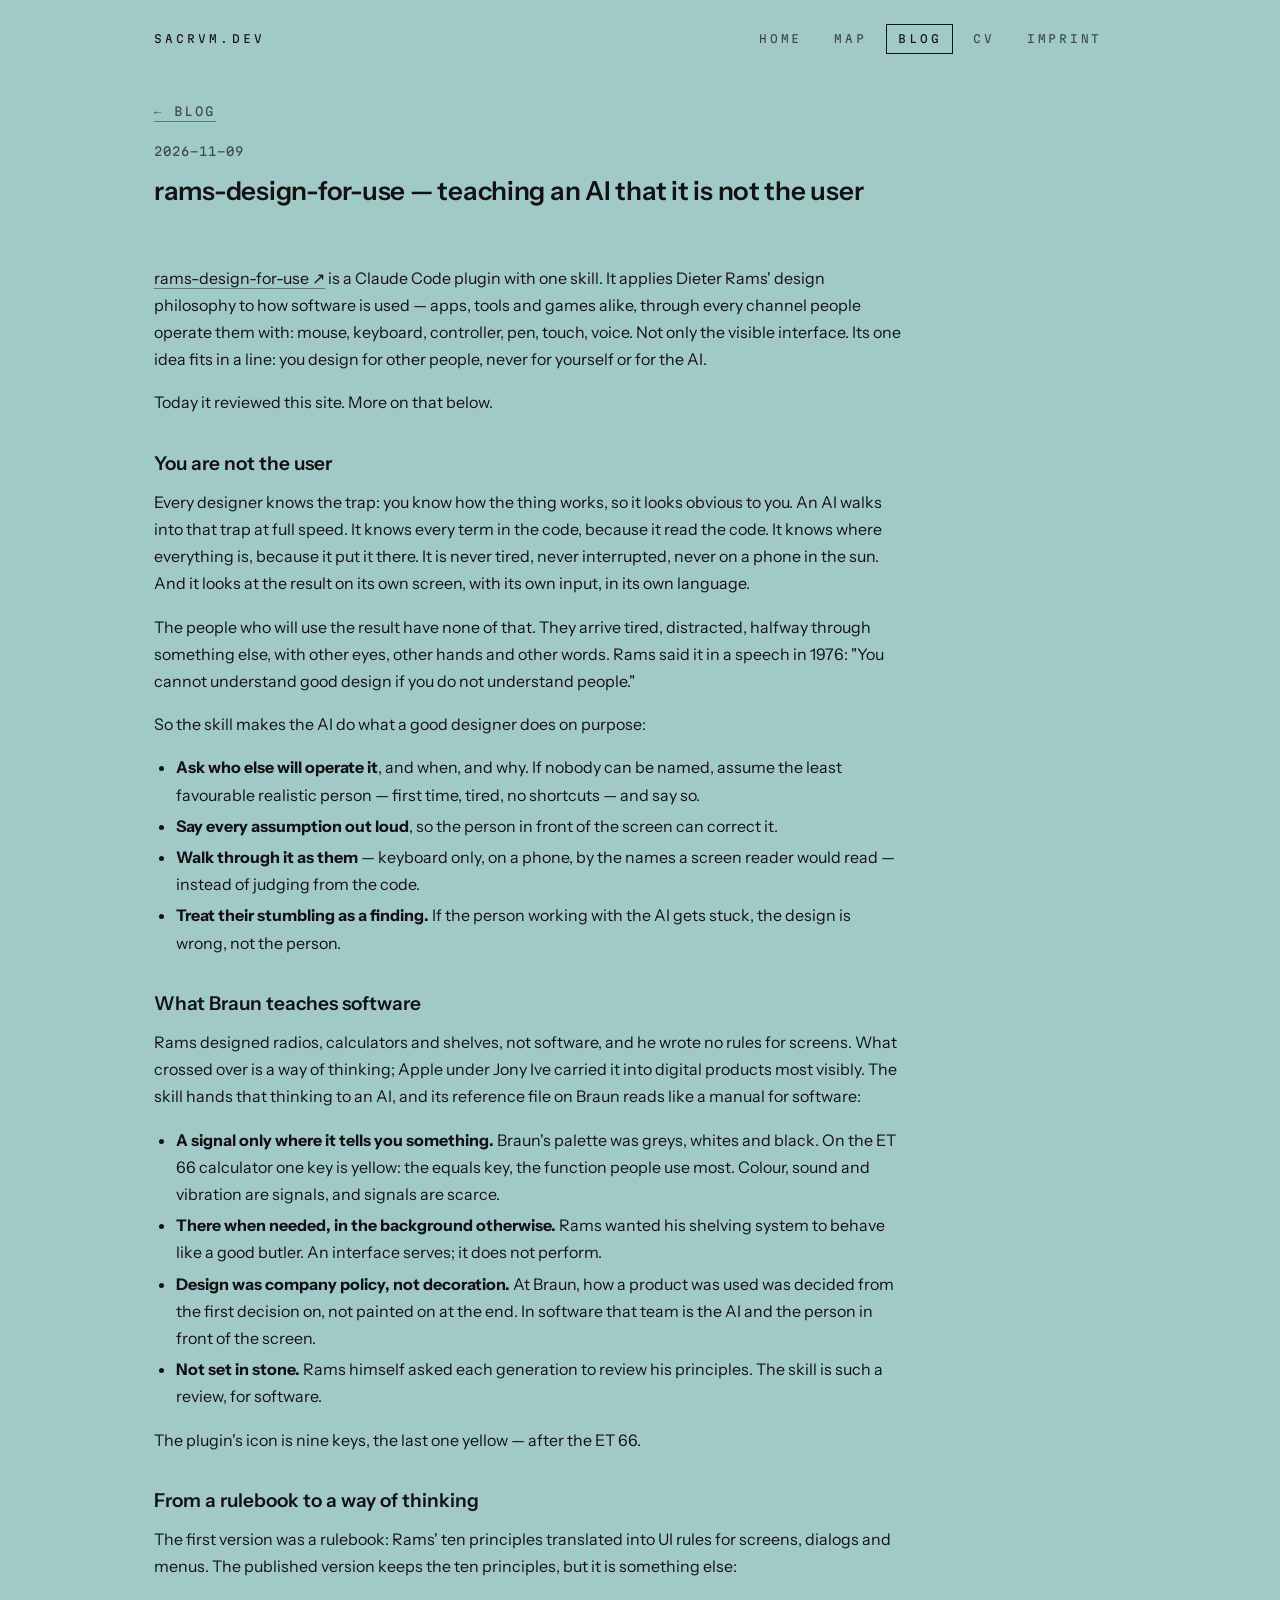
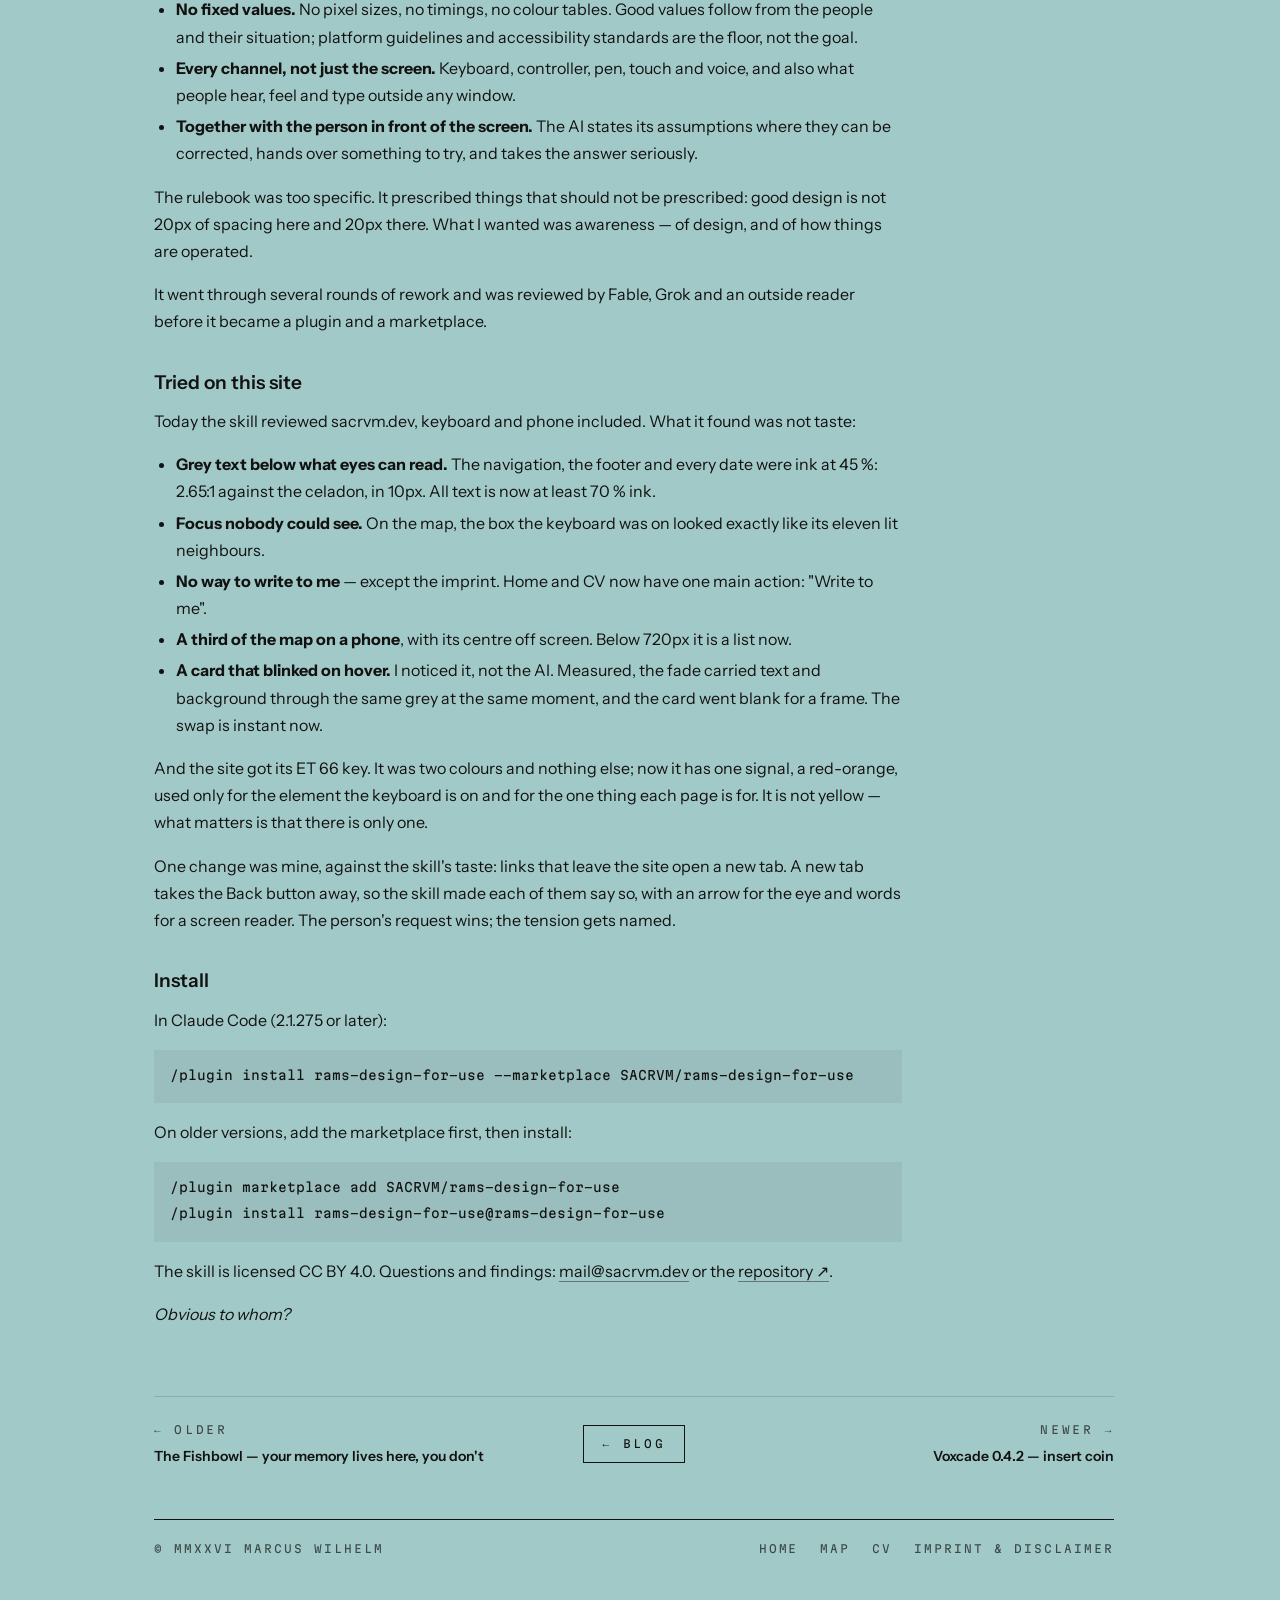
<file: blog/2026-11-09-you-are-not-the-user.html>
<!doctype html>
<html lang="en">
<head>
<meta charset="utf-8">
<meta name="viewport" content="width=device-width, initial-scale=1">
<title>rams-design-for-use — teaching an AI that it is not the user — SACRVM</title>
<meta name="description" content="A Claude Code plugin that hands Dieter Rams&#x27; way of thinking to an AI: you design for other people, never for yourself or the AI. Why an AI needs that reminder, what Braun teaches software, and how a rulebook became a way of thinking — tried out on this site.">
<link rel="canonical" href="https://sacrvm.dev/blog/2026-11-09-you-are-not-the-user.html">
<meta property="og:site_name" content="SACRVM">
<meta property="og:title" content="rams-design-for-use — teaching an AI that it is not the user — SACRVM">
<meta property="og:description" content="A Claude Code plugin that hands Dieter Rams&#x27; way of thinking to an AI: you design for other people, never for yourself or the AI. Why an AI needs that reminder, what Braun teaches software, and how a rulebook became a way of thinking — tried out on this site.">
<meta property="og:type" content="article">
<meta property="og:url" content="https://sacrvm.dev/blog/2026-11-09-you-are-not-the-user.html">
<meta property="og:image" content="https://sacrvm.dev/assets/og.png">
<meta name="twitter:card" content="summary_large_image">
<meta property="article:published_time" content="2026-11-09">
<link rel="alternate" type="application/atom+xml" title="SACRVM — Blog" href="/blog/feed.xml">
<link rel="icon" href="/favicon.svg" type="image/svg+xml">
<link rel="icon" href="/favicon.ico" sizes="32x32">
<link rel="apple-touch-icon" href="/apple-touch-icon.png">
<link rel="stylesheet" href="/assets/site.css">
<script src="/assets/site.js" defer></script>
</head>
<body>

<div class="page">

  <site-nav page="blog"><nav class="bar"><a class="brand" href="/">SACRVM.DEV</a><div class="links"><a href="/">HOME</a><a href="/map.html">MAP</a><a href="/blog/" class="here" aria-current="page">BLOG</a><a href="/cv.html">CV</a><a href="/imprint.html">IMPRINT</a></div></nav></site-nav>

  <header class="blog-head">
    <a class="back" href="/blog/">&larr; BLOG</a>
    <div class="date">2026-11-09</div>
    <h1>rams-design-for-use — teaching an AI that it is not the user</h1>
  </header>

  <article class="prose">
<p><a href="https://github.com/SACRVM/rams-design-for-use" target="_blank" rel="noopener">rams-design-for-use</a> is a Claude Code plugin with one skill. It applies Dieter Rams' design philosophy to how software is used — apps, tools and games alike, through every channel people operate them with: mouse, keyboard, controller, pen, touch, voice. Not only the visible interface. Its one idea fits in a line: you design for other people, never for yourself or for the AI.</p>
<p>Today it reviewed this site. More on that below.</p>
<h2>You are not the user</h2>
<p>Every designer knows the trap: you know how the thing works, so it looks obvious to you. An AI walks into that trap at full speed. It knows every term in the code, because it read the code. It knows where everything is, because it put it there. It is never tired, never interrupted, never on a phone in the sun. And it looks at the result on its own screen, with its own input, in its own language.</p>
<p>The people who will use the result have none of that. They arrive tired, distracted, halfway through something else, with other eyes, other hands and other words. Rams said it in a speech in 1976: "You cannot understand good design if you do not understand people."</p>
<p>So the skill makes the AI do what a good designer does on purpose:</p>
<ul><li><strong>Ask who else will operate it</strong>, and when, and why. If nobody can be named, assume the least favourable realistic person — first time, tired, no shortcuts — and say so.</li><li><strong>Say every assumption out loud</strong>, so the person in front of the screen can correct it.</li><li><strong>Walk through it as them</strong> — keyboard only, on a phone, by the names a screen reader would read — instead of judging from the code.</li><li><strong>Treat their stumbling as a finding.</strong> If the person working with the AI gets stuck, the design is wrong, not the person.</li></ul>
<h2>What Braun teaches software</h2>
<p>Rams designed radios, calculators and shelves, not software, and he wrote no rules for screens. What crossed over is a way of thinking; Apple under Jony Ive carried it into digital products most visibly. The skill hands that thinking to an AI, and its reference file on Braun reads like a manual for software:</p>
<ul><li><strong>A signal only where it tells you something.</strong> Braun's palette was greys, whites and black. On the ET 66 calculator one key is yellow: the equals key, the function people use most. Colour, sound and vibration are signals, and signals are scarce.</li><li><strong>There when needed, in the background otherwise.</strong> Rams wanted his shelving system to behave like a good butler. An interface serves; it does not perform.</li><li><strong>Design was company policy, not decoration.</strong> At Braun, how a product was used was decided from the first decision on, not painted on at the end. In software that team is the AI and the person in front of the screen.</li><li><strong>Not set in stone.</strong> Rams himself asked each generation to review his principles. The skill is such a review, for software.</li></ul>
<p>The plugin's icon is nine keys, the last one yellow — after the ET 66.</p>
<h2>From a rulebook to a way of thinking</h2>
<p>The first version was a rulebook: Rams' ten principles translated into UI rules for screens, dialogs and menus. The published version keeps the ten principles, but it is something else:</p>
<ul><li><strong>No fixed values.</strong> No pixel sizes, no timings, no colour tables. Good values follow from the people and their situation; platform guidelines and accessibility standards are the floor, not the goal.</li><li><strong>Every channel, not just the screen.</strong> Keyboard, controller, pen, touch and voice, and also what people hear, feel and type outside any window.</li><li><strong>Together with the person in front of the screen.</strong> The AI states its assumptions where they can be corrected, hands over something to try, and takes the answer seriously.</li></ul>
<p>The rulebook was too specific. It prescribed things that should not be prescribed: good design is not 20px of spacing here and 20px there. What I wanted was awareness — of design, and of how things are operated.</p>
<p>It went through several rounds of rework and was reviewed by Fable, Grok and an outside reader before it became a plugin and a marketplace.</p>
<h2>Tried on this site</h2>
<p>Today the skill reviewed sacrvm.dev, keyboard and phone included. What it found was not taste:</p>
<ul><li><strong>Grey text below what eyes can read.</strong> The navigation, the footer and every date were ink at 45 %: 2.65:1 against the celadon, in 10px. All text is now at least 70 % ink.</li><li><strong>Focus nobody could see.</strong> On the map, the box the keyboard was on looked exactly like its eleven lit neighbours.</li><li><strong>No way to write to me</strong> — except the imprint. Home and CV now have one main action: "Write to me".</li><li><strong>A third of the map on a phone</strong>, with its centre off screen. Below 720px it is a list now.</li><li><strong>A card that blinked on hover.</strong> I noticed it, not the AI. Measured, the fade carried text and background through the same grey at the same moment, and the card went blank for a frame. The swap is instant now.</li></ul>
<p>And the site got its ET 66 key. It was two colours and nothing else; now it has one signal, a red-orange, used only for the element the keyboard is on and for the one thing each page is for. It is not yellow — what matters is that there is only one.</p>
<p>One change was mine, against the skill's taste: links that leave the site open a new tab. A new tab takes the Back button away, so the skill made each of them say so, with an arrow for the eye and words for a screen reader. The person's request wins; the tension gets named.</p>
<h2>Install</h2>
<p>In Claude Code (2.1.275 or later):</p>
<pre><code>/plugin install rams-design-for-use --marketplace SACRVM/rams-design-for-use</code></pre>
<p>On older versions, add the marketplace first, then install:</p>
<pre><code>/plugin marketplace add SACRVM/rams-design-for-use
/plugin install rams-design-for-use@rams-design-for-use</code></pre>
<p>The skill is licensed CC BY 4.0. Questions and findings: <a href="mailto:mail@sacrvm.dev">mail@sacrvm.dev</a> or the <a href="https://github.com/SACRVM/rams-design-for-use" target="_blank" rel="noopener">repository</a>.</p>
<p><em>Obvious to whom?</em></p>
  </article>

  <nav class="entry-nav">
    <a rel="prev" href="/blog/2026-11-09-the-fishbowl.html"><span class="lbl">&larr; OLDER</span><span class="t">The Fishbowl — your memory lives here, you don&#x27;t</span></a>
    <a class="index" href="/blog/">&larr; BLOG</a>
    <a rel="next" class="newer" href="/blog/2026-11-10-voxcade-0-4-2.html"><span class="lbl">NEWER &rarr;</span><span class="t">Voxcade 0.4.2 — insert coin</span></a>
  </nav>

  <site-footer page="blog"><a href="/">Home</a></site-footer>

</div>

</body>
</html>
</file>
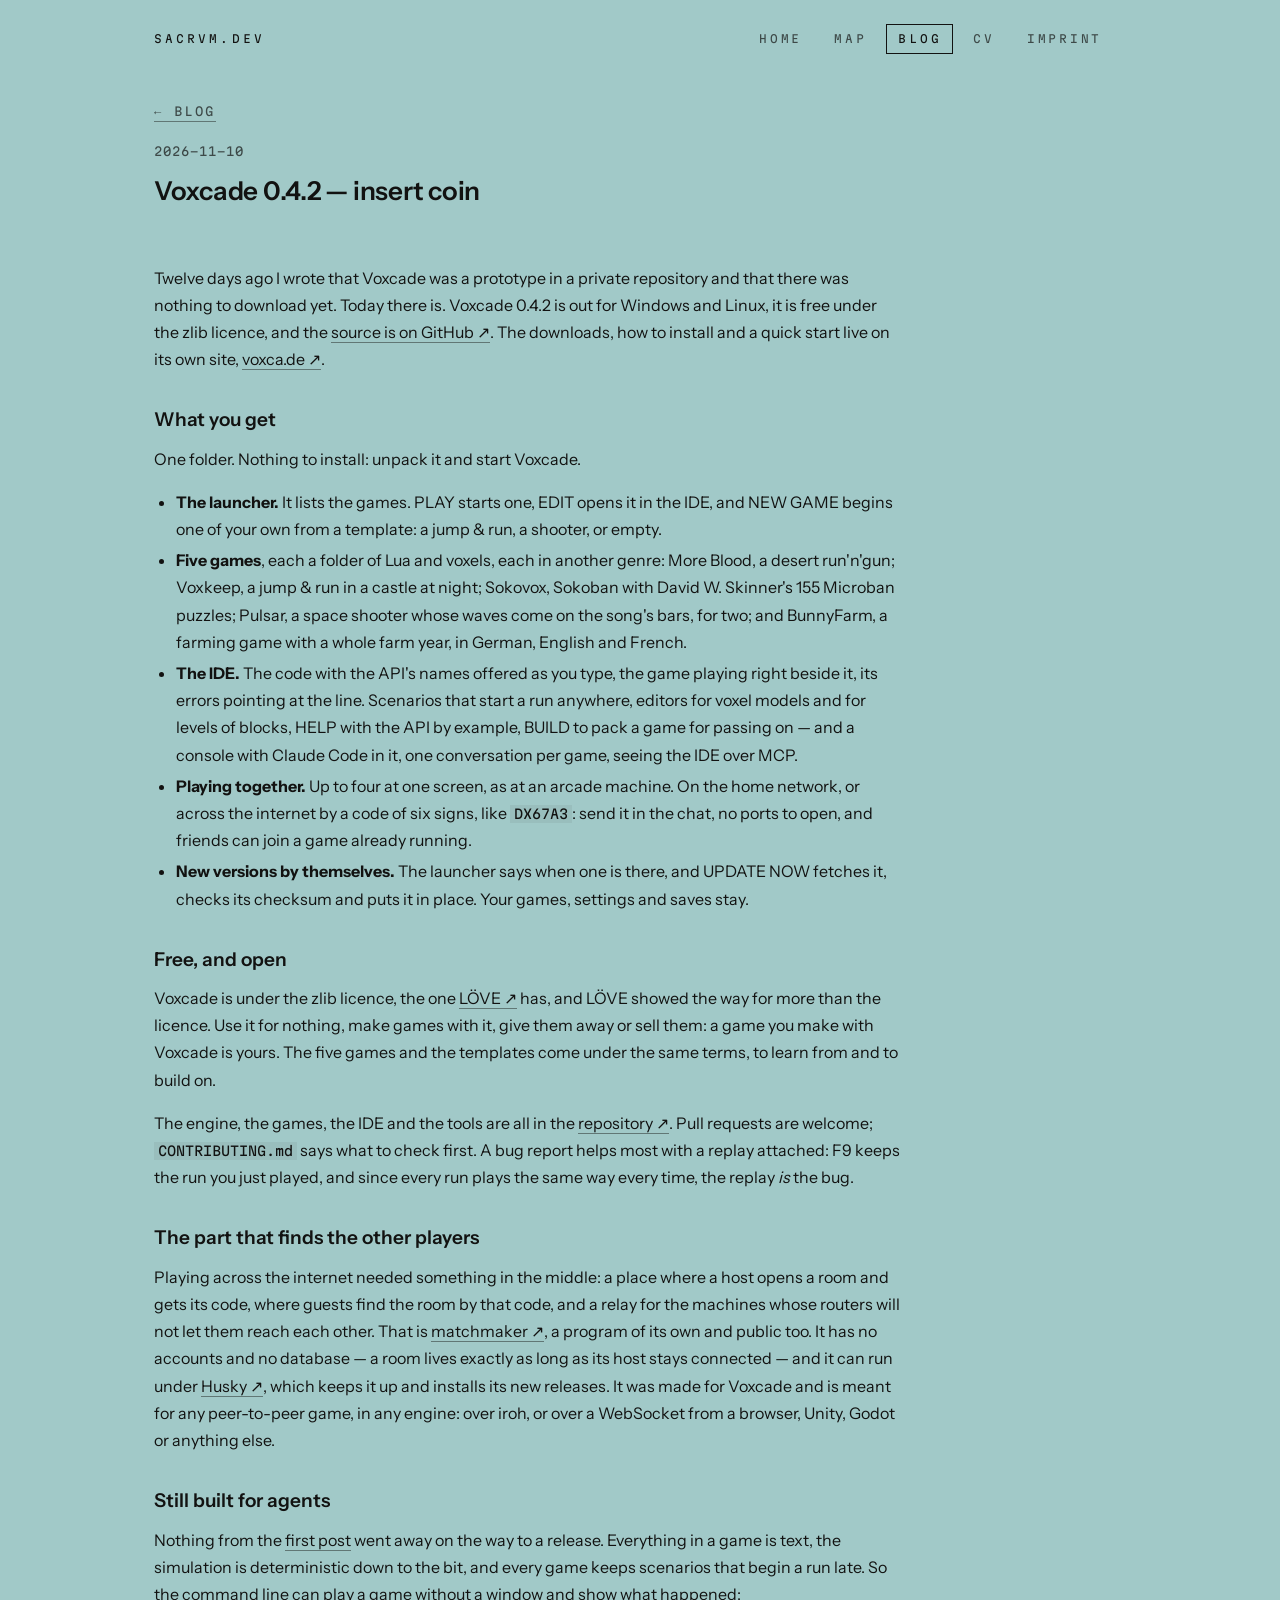
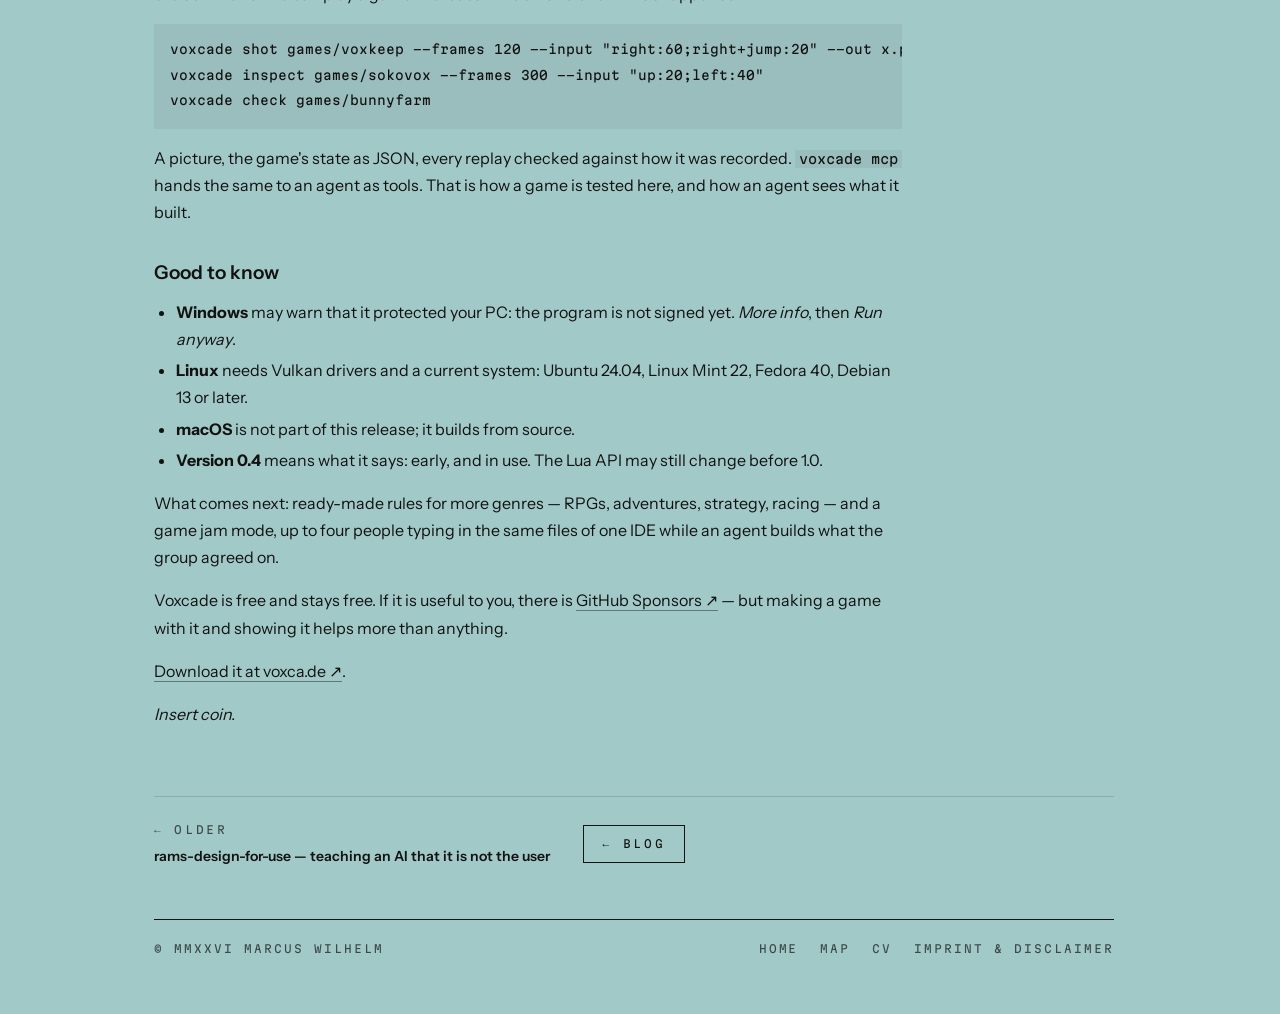
<file: blog/2026-11-10-voxcade-0-4-2.html>
<!doctype html>
<html lang="en">
<head>
<meta charset="utf-8">
<meta name="viewport" content="width=device-width, initial-scale=1">
<title>Voxcade 0.4.2 — insert coin — SACRVM</title>
<meta name="description" content="The voxel arcade engine is out: five games, a launcher, an IDE with Claude Code in it and play across the internet, for Windows and Linux, free under the zlib licence, with its source open on GitHub.">
<link rel="canonical" href="https://sacrvm.dev/blog/2026-11-10-voxcade-0-4-2.html">
<meta property="og:site_name" content="SACRVM">
<meta property="og:title" content="Voxcade 0.4.2 — insert coin — SACRVM">
<meta property="og:description" content="The voxel arcade engine is out: five games, a launcher, an IDE with Claude Code in it and play across the internet, for Windows and Linux, free under the zlib licence, with its source open on GitHub.">
<meta property="og:type" content="article">
<meta property="og:url" content="https://sacrvm.dev/blog/2026-11-10-voxcade-0-4-2.html">
<meta property="og:image" content="https://sacrvm.dev/assets/og.png">
<meta name="twitter:card" content="summary_large_image">
<meta property="article:published_time" content="2026-11-10">
<link rel="alternate" type="application/atom+xml" title="SACRVM — Blog" href="/blog/feed.xml">
<link rel="icon" href="/favicon.svg" type="image/svg+xml">
<link rel="icon" href="/favicon.ico" sizes="32x32">
<link rel="apple-touch-icon" href="/apple-touch-icon.png">
<link rel="stylesheet" href="/assets/site.css">
<script src="/assets/site.js" defer></script>
</head>
<body>

<div class="page">

  <site-nav page="blog"><nav class="bar"><a class="brand" href="/">SACRVM.DEV</a><div class="links"><a href="/">HOME</a><a href="/map.html">MAP</a><a href="/blog/" class="here" aria-current="page">BLOG</a><a href="/cv.html">CV</a><a href="/imprint.html">IMPRINT</a></div></nav></site-nav>

  <header class="blog-head">
    <a class="back" href="/blog/">&larr; BLOG</a>
    <div class="date">2026-11-10</div>
    <h1>Voxcade 0.4.2 — insert coin</h1>
  </header>

  <article class="prose">
<p>Twelve days ago I wrote that Voxcade was a prototype in a private repository and that there was nothing to download yet. Today there is. Voxcade 0.4.2 is out for Windows and Linux, it is free under the zlib licence, and the <a href="https://github.com/SACRVM/voxcade" target="_blank" rel="noopener">source is on GitHub</a>. The downloads, how to install and a quick start live on its own site, <a href="https://voxca.de/" target="_blank" rel="noopener">voxca.de</a>.</p>
<h2>What you get</h2>
<p>One folder. Nothing to install: unpack it and start Voxcade.</p>
<ul><li><strong>The launcher.</strong> It lists the games. PLAY starts one, EDIT opens it in the IDE, and NEW GAME begins one of your own from a template: a jump &amp; run, a shooter, or empty.</li><li><strong>Five games</strong>, each a folder of Lua and voxels, each in another genre: More Blood, a desert run'n'gun; Voxkeep, a jump &amp; run in a castle at night; Sokovox, Sokoban with David W. Skinner's 155 Microban puzzles; Pulsar, a space shooter whose waves come on the song's bars, for two; and BunnyFarm, a farming game with a whole farm year, in German, English and French.</li><li><strong>The IDE.</strong> The code with the API's names offered as you type, the game playing right beside it, its errors pointing at the line. Scenarios that start a run anywhere, editors for voxel models and for levels of blocks, HELP with the API by example, BUILD to pack a game for passing on — and a console with Claude Code in it, one conversation per game, seeing the IDE over MCP.</li><li><strong>Playing together.</strong> Up to four at one screen, as at an arcade machine. On the home network, or across the internet by a code of six signs, like <code>DX67A3</code>: send it in the chat, no ports to open, and friends can join a game already running.</li><li><strong>New versions by themselves.</strong> The launcher says when one is there, and UPDATE NOW fetches it, checks its checksum and puts it in place. Your games, settings and saves stay.</li></ul>
<h2>Free, and open</h2>
<p>Voxcade is under the zlib licence, the one <a href="https://love2d.org/" target="_blank" rel="noopener">LÖVE</a> has, and LÖVE showed the way for more than the licence. Use it for nothing, make games with it, give them away or sell them: a game you make with Voxcade is yours. The five games and the templates come under the same terms, to learn from and to build on.</p>
<p>The engine, the games, the IDE and the tools are all in the <a href="https://github.com/SACRVM/voxcade" target="_blank" rel="noopener">repository</a>. Pull requests are welcome; <code>CONTRIBUTING.md</code> says what to check first. A bug report helps most with a replay attached: F9 keeps the run you just played, and since every run plays the same way every time, the replay <em>is</em> the bug.</p>
<h2>The part that finds the other players</h2>
<p>Playing across the internet needed something in the middle: a place where a host opens a room and gets its code, where guests find the room by that code, and a relay for the machines whose routers will not let them reach each other. That is <a href="https://github.com/SACRVM/matchmaker" target="_blank" rel="noopener">matchmaker</a>, a program of its own and public too. It has no accounts and no database — a room lives exactly as long as its host stays connected — and it can run under <a href="https://github.com/SACRVM/husky" target="_blank" rel="noopener">Husky</a>, which keeps it up and installs its new releases. It was made for Voxcade and is meant for any peer-to-peer game, in any engine: over iroh, or over a WebSocket from a browser, Unity, Godot or anything else.</p>
<h2>Still built for agents</h2>
<p>Nothing from the <a href="/blog/2026-10-29-voxcade.html">first post</a> went away on the way to a release. Everything in a game is text, the simulation is deterministic down to the bit, and every game keeps scenarios that begin a run late. So the command line can play a game without a window and show what happened:</p>
<pre><code>voxcade shot games/voxkeep --frames 120 --input "right:60;right+jump:20" --out x.png
voxcade inspect games/sokovox --frames 300 --input "up:20;left:40"
voxcade check games/bunnyfarm</code></pre>
<p>A picture, the game's state as JSON, every replay checked against how it was recorded. <code>voxcade mcp</code> hands the same to an agent as tools. That is how a game is tested here, and how an agent sees what it built.</p>
<h2>Good to know</h2>
<ul><li><strong>Windows</strong> may warn that it protected your PC: the program is not signed yet. <em>More info</em>, then <em>Run anyway</em>.</li><li><strong>Linux</strong> needs Vulkan drivers and a current system: Ubuntu 24.04, Linux Mint 22, Fedora 40, Debian 13 or later.</li><li><strong>macOS</strong> is not part of this release; it builds from source.</li><li><strong>Version 0.4</strong> means what it says: early, and in use. The Lua API may still change before 1.0.</li></ul>
<p>What comes next: ready-made rules for more genres — RPGs, adventures, strategy, racing — and a game jam mode, up to four people typing in the same files of one IDE while an agent builds what the group agreed on.</p>
<p>Voxcade is free and stays free. If it is useful to you, there is <a href="https://github.com/sponsors/SACRVM" target="_blank" rel="noopener">GitHub Sponsors</a> — but making a game with it and showing it helps more than anything.</p>
<p><a href="https://voxca.de/" target="_blank" rel="noopener">Download it at voxca.de</a>.</p>
<p><em>Insert coin.</em></p>
  </article>

  <nav class="entry-nav">
    <a rel="prev" href="/blog/2026-11-09-you-are-not-the-user.html"><span class="lbl">&larr; OLDER</span><span class="t">rams-design-for-use — teaching an AI that it is not the user</span></a>
    <a class="index" href="/blog/">&larr; BLOG</a>
    <span></span>
  </nav>

  <site-footer page="blog"><a href="/">Home</a></site-footer>

</div>

</body>
</html>
</file>
<file: assets/site.css>
/* ============================================================================
   SACRVM — shared base. Every page links this file.

   Two colours and one signal: celadon paper, near-black ink, and a red-orange
   spent only where it tells people something: where the keyboard is, and
   the one thing a page is for. Like the yellow equals key on Braun's ET 66,
   it is scarce on purpose. Every grey is the ink at reduced opacity, every
   hover is the two colours swapping places, at once: a fade would carry
   text and ground through the same grey together (1.3:1 halfway), and the
   box would blink. Thin 1px boxes, zero radius anywhere.

   Fonts are served from this host on purpose — no request ever leaves for a
   third-party server, and the legal page says so out loud.
   ========================================================================== */

/* -- Fonts (variable; one file covers all weights) --------------------------- */

@font-face{
  font-family:'Martian Mono';
  font-style:normal;font-weight:100 800;font-display:swap;
  src:url(fonts/martian-mono-latin.woff2) format('woff2');
  unicode-range:U+0000-00FF,U+0131,U+0152-0153,U+02BB-02BC,U+02C6,U+02DA,U+02DC,U+0304,U+0308,U+0329,U+2000-206F,U+20AC,U+2122,U+2191,U+2193,U+2212,U+2215,U+FEFF,U+FFFD;
}
@font-face{
  font-family:'Martian Mono';
  font-style:normal;font-weight:100 800;font-display:swap;
  src:url(fonts/martian-mono-latin-ext.woff2) format('woff2');
  unicode-range:U+0100-02BA,U+02BD-02C5,U+02C7-02CC,U+02CE-02D7,U+02DD-02FF,U+0304,U+0308,U+0329,U+1D00-1DBF,U+1E00-1E9F,U+1EF2-1EFF,U+2020,U+20A0-20AB,U+20AD-20C0,U+2113,U+2C60-2C7F,U+A720-A7FF;
}
@font-face{
  /* Shade + block glyphs for the type portrait on the CV page. Hand-built
     (tools/make-blocks-font.py): Martian Mono itself has none, and the
     advance is matched to its measured 0.7em so the grid stays exact. */
  font-family:'Martian Mono';
  font-style:normal;font-weight:100 800;font-display:swap;
  src:url(fonts/sacrvm-blocks.woff2) format('woff2');
  unicode-range:U+2588,U+2591-2593;
}
@font-face{
  font-family:'Instrument Sans';
  font-style:normal;font-weight:400 700;font-display:swap;
  src:url(fonts/instrument-sans-latin.woff2) format('woff2');
  unicode-range:U+0000-00FF,U+0131,U+0152-0153,U+02BB-02BC,U+02C6,U+02DA,U+02DC,U+0304,U+0308,U+0329,U+2000-206F,U+20AC,U+2122,U+2191,U+2193,U+2212,U+2215,U+FEFF,U+FFFD;
}
@font-face{
  font-family:'Instrument Sans';
  font-style:normal;font-weight:400 700;font-display:swap;
  src:url(fonts/instrument-sans-latin-ext.woff2) format('woff2');
  unicode-range:U+0100-02BA,U+02BD-02C5,U+02C7-02CC,U+02CE-02D7,U+02DD-02FF,U+0304,U+0308,U+0329,U+1D00-1DBF,U+1E00-1E9F,U+1EF2-1EFF,U+2020,U+20A0-20AB,U+20AD-20C0,U+2113,U+2C60-2C7F,U+A720-A7FF;
}

/* -- Tokens ------------------------------------------------------------------ */

:root{
  --paper: #A1C9C8;
  --ink:   #121211;
  --ink-70: rgba(18,18,17,.70);
  --ink-45: rgba(18,18,17,.45);   /* lines only: as text it reads 2.65:1 */
  --ink-14: rgba(18,18,17,.14);
  --wash:   rgba(18,18,17,.06);
  /* Ink on it reads 5.1:1. Against the paper it is only 2.1:1, so it never
     stands alone: every signal keeps an ink edge, and nothing depends on
     seeing the colour. */
  --signal: #E4572E;
  --line:  var(--ink);
  --maxw:  960px;
  --sans:  'Instrument Sans', system-ui, -apple-system, 'Segoe UI', sans-serif;
  --mono:  'Martian Mono', 'Consolas', ui-monospace, monospace;
}

/* -- Base -------------------------------------------------------------------- */

*{box-sizing:border-box;margin:0;padding:0;border-radius:0}

/* Reserve the scrollbar's lane on every page. Short pages (no scrollbar) and
   long pages (scrollbar) get the same viewport width, so nothing shifts
   sideways when navigating between them. */
html{scrollbar-gutter:stable}

::selection{background:var(--ink);color:var(--paper)}

/* -- Scrollbar: a thin ink bar on paper, square like everything else --------- */

::-webkit-scrollbar{width:12px;height:12px}
::-webkit-scrollbar-track{background:var(--paper)}
::-webkit-scrollbar-thumb{background:var(--ink);border:3px solid var(--paper)}
::-webkit-scrollbar-thumb:hover{border-width:2px}
::-webkit-scrollbar-corner{background:var(--paper)}

/* Firefox (the @supports guard keeps Chromium on the rules above —
   a set scrollbar-color would disable them there). */
@supports (-moz-appearance:none){
  :root{scrollbar-width:thin;scrollbar-color:var(--ink) var(--paper)}
}

body{
  background:var(--paper);
  color:var(--ink);
  font-family:var(--sans);
  font-size:16px;
  line-height:1.6;
  -webkit-font-smoothing:antialiased;
  padding:0 28px;
}

a{color:inherit}

/* Focus is the signal. A keyboard user scanning a page full of thin ink
   boxes needs the one they are on to be the one with colour; the ink
   outline stays, so it holds without colour vision too. !important on
   purpose: buttons that set background:none (dialog close, the map's
   relation links) must not silence it. */
:focus-visible{
  outline:2px solid var(--ink);outline-offset:3px;
  background-color:var(--signal) !important;color:var(--ink) !important;
}

/* The one main action of a page, at most one per page: the signal again,
   in a box tall enough for a thumb (44px). */
.reach{margin-top:26px}
.cta{
  display:inline-block;
  font-family:var(--mono);font-size:11px;letter-spacing:.2em;
  border:1px solid var(--ink);background:var(--signal);color:var(--ink);
  padding:13px 18px;text-decoration:none;
}
.cta .addr{letter-spacing:.04em;margin-left:.6em}
.cta:hover{background:var(--ink);color:var(--paper)}

/* A link that leaves the site opens a new tab, and says so: the arrow for
   the eye, the words for a screen reader, because a new tab takes the Back
   button away. Typed arrows would drift; this is the only one. */
a[target="_blank"]::after{content:'\00a0\2197';content:'\00a0\2197' / ', opens in a new tab'}
a.project[target="_blank"]::after{content:none}

.page{max-width:var(--maxw);margin:0 auto}

/* -- Sections: a hairline, and the label as a tab sitting on it -------------- */

section{position:relative;border-top:1px solid var(--line);padding:56px 0}

.tab{
  position:absolute;top:0;left:0;transform:translateY(-50%);
  background:var(--paper);border:1px solid var(--line);
  padding:6px 14px;
  font-family:var(--mono);font-size:10px;font-weight:400;letter-spacing:.3em;
}

/* -- Chips: thin boxed labels, used wherever a list needs naming ------------- */

.chip{
  font-family:var(--mono);font-size:10px;letter-spacing:.14em;
  border:1px solid currentColor;padding:4px 10px;opacity:.75;
}

/* -- <site-nav>: the top navigation, mono and quiet -------------------------- */

site-nav{display:block;padding:24px 0}
site-nav .bar{display:flex;justify-content:space-between;align-items:center;gap:16px 24px;flex-wrap:wrap}
site-nav a{
  font-family:var(--mono);font-size:11px;letter-spacing:.25em;
  color:var(--ink-70);text-decoration:none;
}
site-nav a:hover{color:var(--ink)}
site-nav .brand{color:var(--ink);letter-spacing:.28em}
/* Every link wears the box the current page wears, empty until it is the
   current one: the targets are the same size, and nothing shifts. */
site-nav .links{display:flex;gap:8px;align-items:center;flex-wrap:wrap}
site-nav .links a{border:1px solid transparent;padding:5px 11px}
site-nav .links a.here{color:var(--ink);border-color:var(--ink)}

/* -- <site-footer>: hairline, copyright, the legal link ---------------------- */

site-footer{display:block}
site-footer .foot{
  display:flex;justify-content:space-between;gap:16px;flex-wrap:wrap;
  border-top:1px solid var(--line);
  padding:20px 0 56px;
  font-family:var(--mono);font-size:11px;letter-spacing:.18em;
  color:var(--ink-70);
}
site-footer .foot-nav{display:flex;gap:22px}
site-footer a{text-decoration:none;color:var(--ink-70)}
site-footer a:hover{color:var(--ink)}

/* -- Blog: baked static pages — shared here so every entry stays style-free -- */

/* Page-to-page crossfade where the browser supports it; everywhere else it
   is simply a navigation. No JS, no router — the pages stay real. */
@media not (prefers-reduced-motion: reduce){
  @view-transition{navigation:auto}
}

.blog-head{padding:20px 0 52px}
.blog-head .back{
  display:inline-block;margin-bottom:20px;
  font-family:var(--mono);font-size:12px;letter-spacing:.2em;
  color:var(--ink-70);text-decoration:none;
}
.blog-head .back:hover{color:var(--ink)}
.blog-head .date{font-family:var(--mono);font-size:12px;letter-spacing:.08em;color:var(--ink-70)}
.blog-head h1{font-size:26px;font-weight:600;letter-spacing:-.01em}
.blog-head .date+h1{margin-top:10px}
.blog-head p{margin-top:8px;color:var(--ink-70);font-size:15px;max-width:68ch}
.blog-head a{border-bottom:1px solid var(--ink-45);text-decoration:none}
.blog-head a:hover{border-bottom-color:var(--ink)}

.prose{max-width:68ch;padding-bottom:52px}
.prose p{font-size:16px;line-height:1.7;margin-bottom:16px}
.prose h2,.prose h3,.prose h4{font-weight:600;margin:32px 0 10px}
.prose h2{font-size:19px}
.prose h3{font-size:16px}
.prose h4{font-size:15px}
.prose a{border-bottom:1px solid var(--ink-45);text-decoration:none}
.prose a:hover{border-bottom-color:var(--ink)}
.prose ul,.prose ol{margin:0 0 16px 22px;font-size:16px;line-height:1.7}
.prose li{margin-bottom:4px}
.prose blockquote{border-left:1px solid var(--ink-45);padding-left:18px;margin:0 0 16px}
.prose blockquote p{color:var(--ink-70)}
.prose code{font-family:var(--mono);font-size:.82em;background:var(--wash);padding:1px 4px}
.prose pre{background:var(--wash);padding:14px 16px;overflow-x:auto;margin-bottom:16px}
.prose pre code{background:none;padding:0;font-size:12.5px;line-height:1.6}
.prose hr{border:0;border-top:1px solid var(--ink-45);margin:32px 0}

.entry-nav{display:flex;justify-content:space-between;align-items:flex-start;gap:24px;border-top:1px solid var(--ink-14);padding:24px 0 52px}
.entry-nav>*{flex:1}
.entry-nav a{text-decoration:none}
.entry-nav .newer{text-align:right}
.entry-nav .lbl{display:block;font-family:var(--mono);font-size:11px;letter-spacing:.25em;color:var(--ink-70)}
.entry-nav .t{display:block;font-size:14px;font-weight:600;margin-top:6px}
.entry-nav a:hover .lbl{color:var(--ink)}
.entry-nav a:hover .t{text-decoration:underline}
.entry-nav .index{
  flex:0 0 auto;align-self:center;
  font-family:var(--mono);font-size:11px;letter-spacing:.25em;
  color:var(--ink);border:1px solid var(--ink);padding:9px 18px;
}
.entry-nav .index:hover{background:var(--ink);color:var(--paper)}

.entries{padding-top:32px;padding-bottom:52px}
.entry-row{display:block;padding:16px 0;border-bottom:1px solid var(--ink-14);text-decoration:none}
.entry-row .date{font-family:var(--mono);font-size:12px;letter-spacing:.08em;color:var(--ink-70)}
.entry-row .t{display:block;font-size:17px;font-weight:600;margin-top:4px}
.entry-row .sub{display:block;font-size:14px;color:var(--ink-70);margin-top:2px}
.entry-row:hover .t{text-decoration:underline}
.entries .empty{color:var(--ink-70);font-size:15px}

/* -- Small screens ----------------------------------------------------------- */

@media (max-width:720px){
  body{padding:0 18px}
  section{padding:44px 0}
  /* A phone is held in one hand and tapped with a thumb: every way off
     the page gets 44px of height. */
  site-nav .links{gap:0}
  site-nav .links a{padding:13px 7px}
  site-footer .foot-nav{flex-wrap:wrap;gap:0 18px}
  site-footer .foot-nav a{display:inline-block;padding:13px 0}
}

@media (prefers-reduced-motion:reduce){
  *{transition:none !important}
}
</file>
